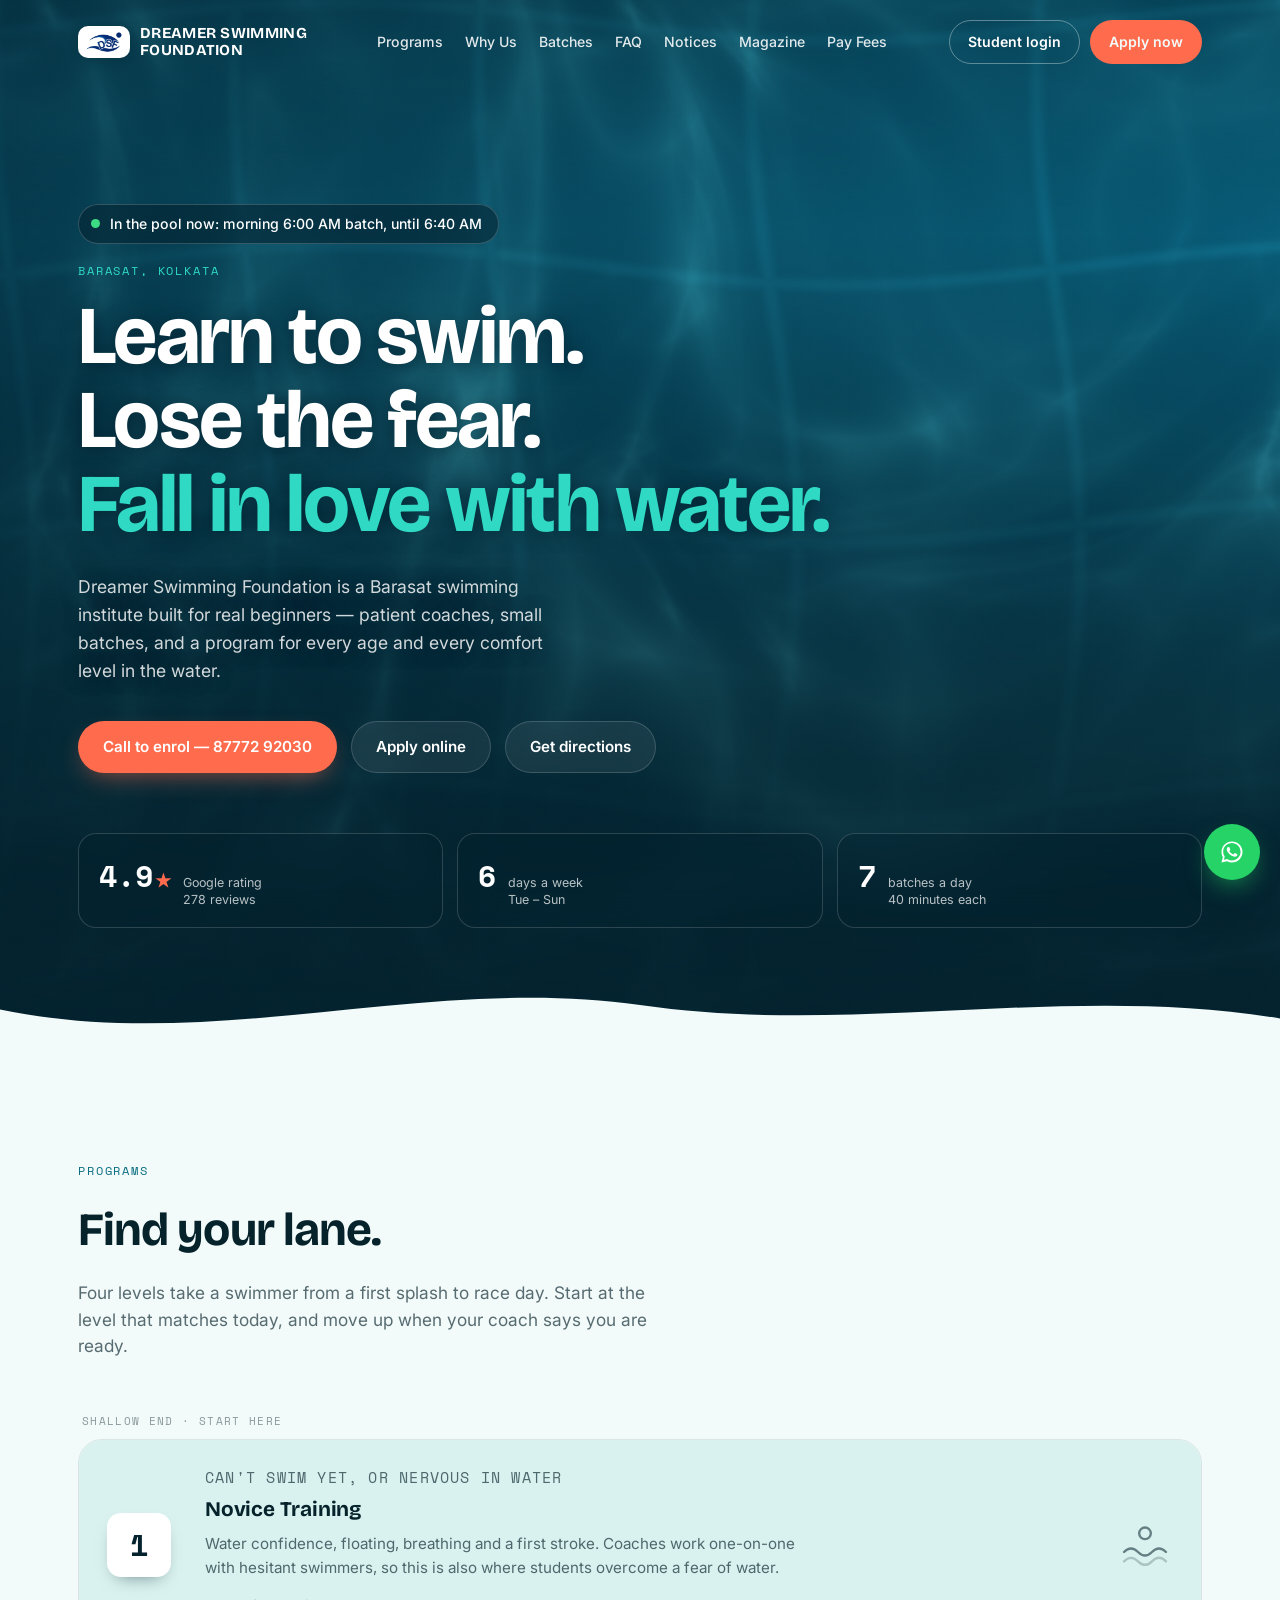
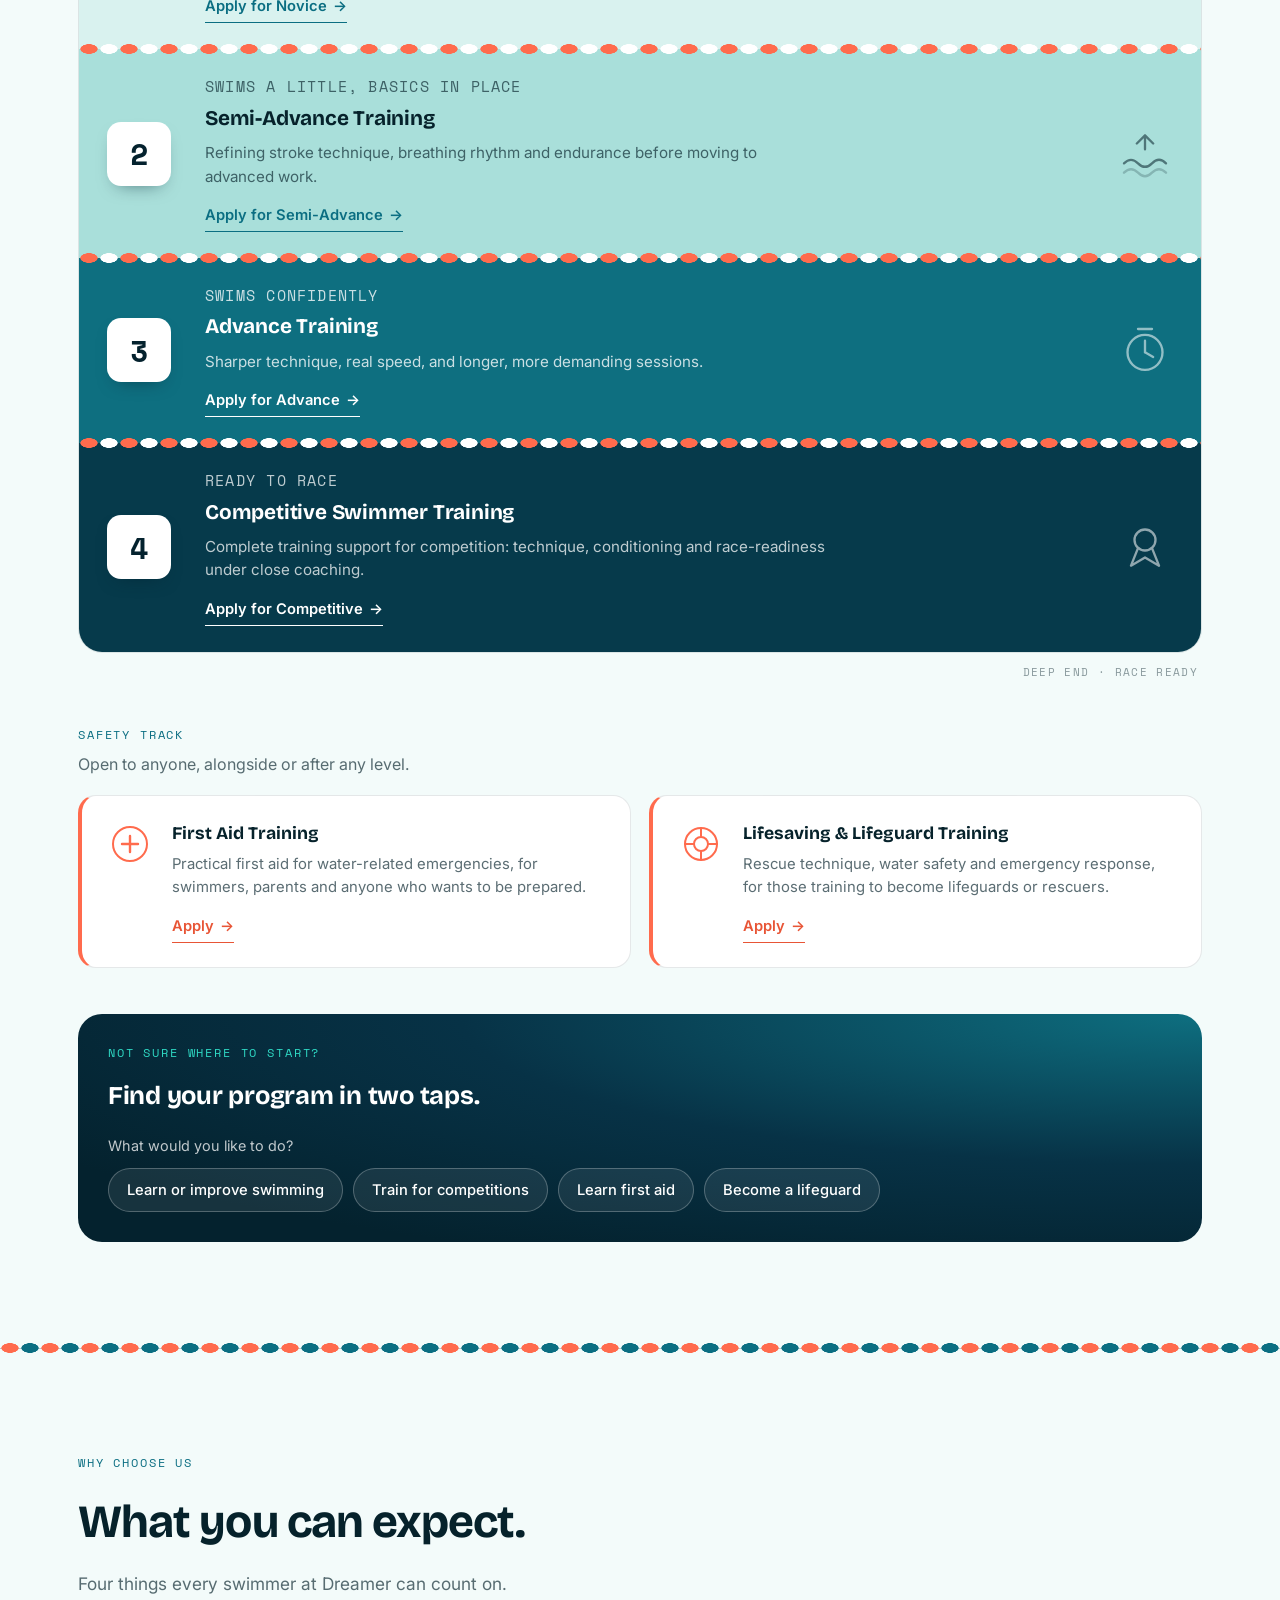
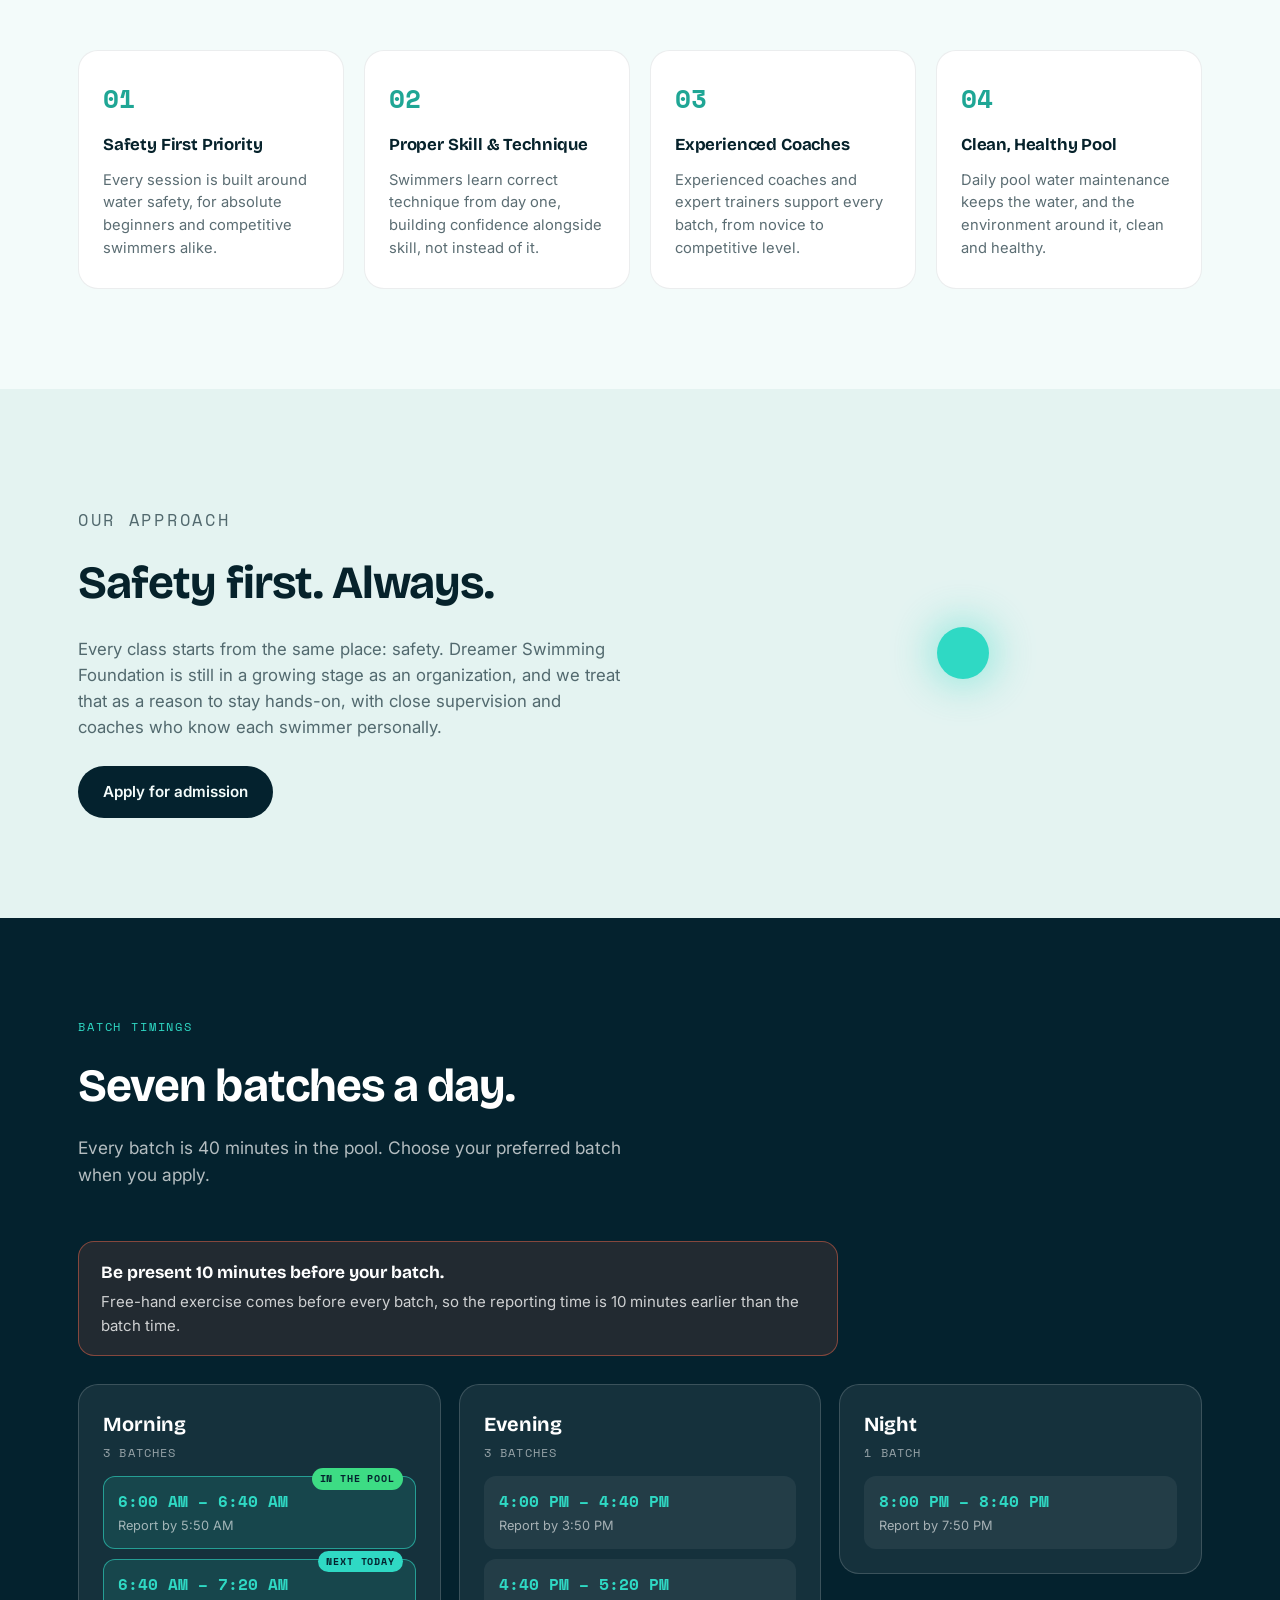
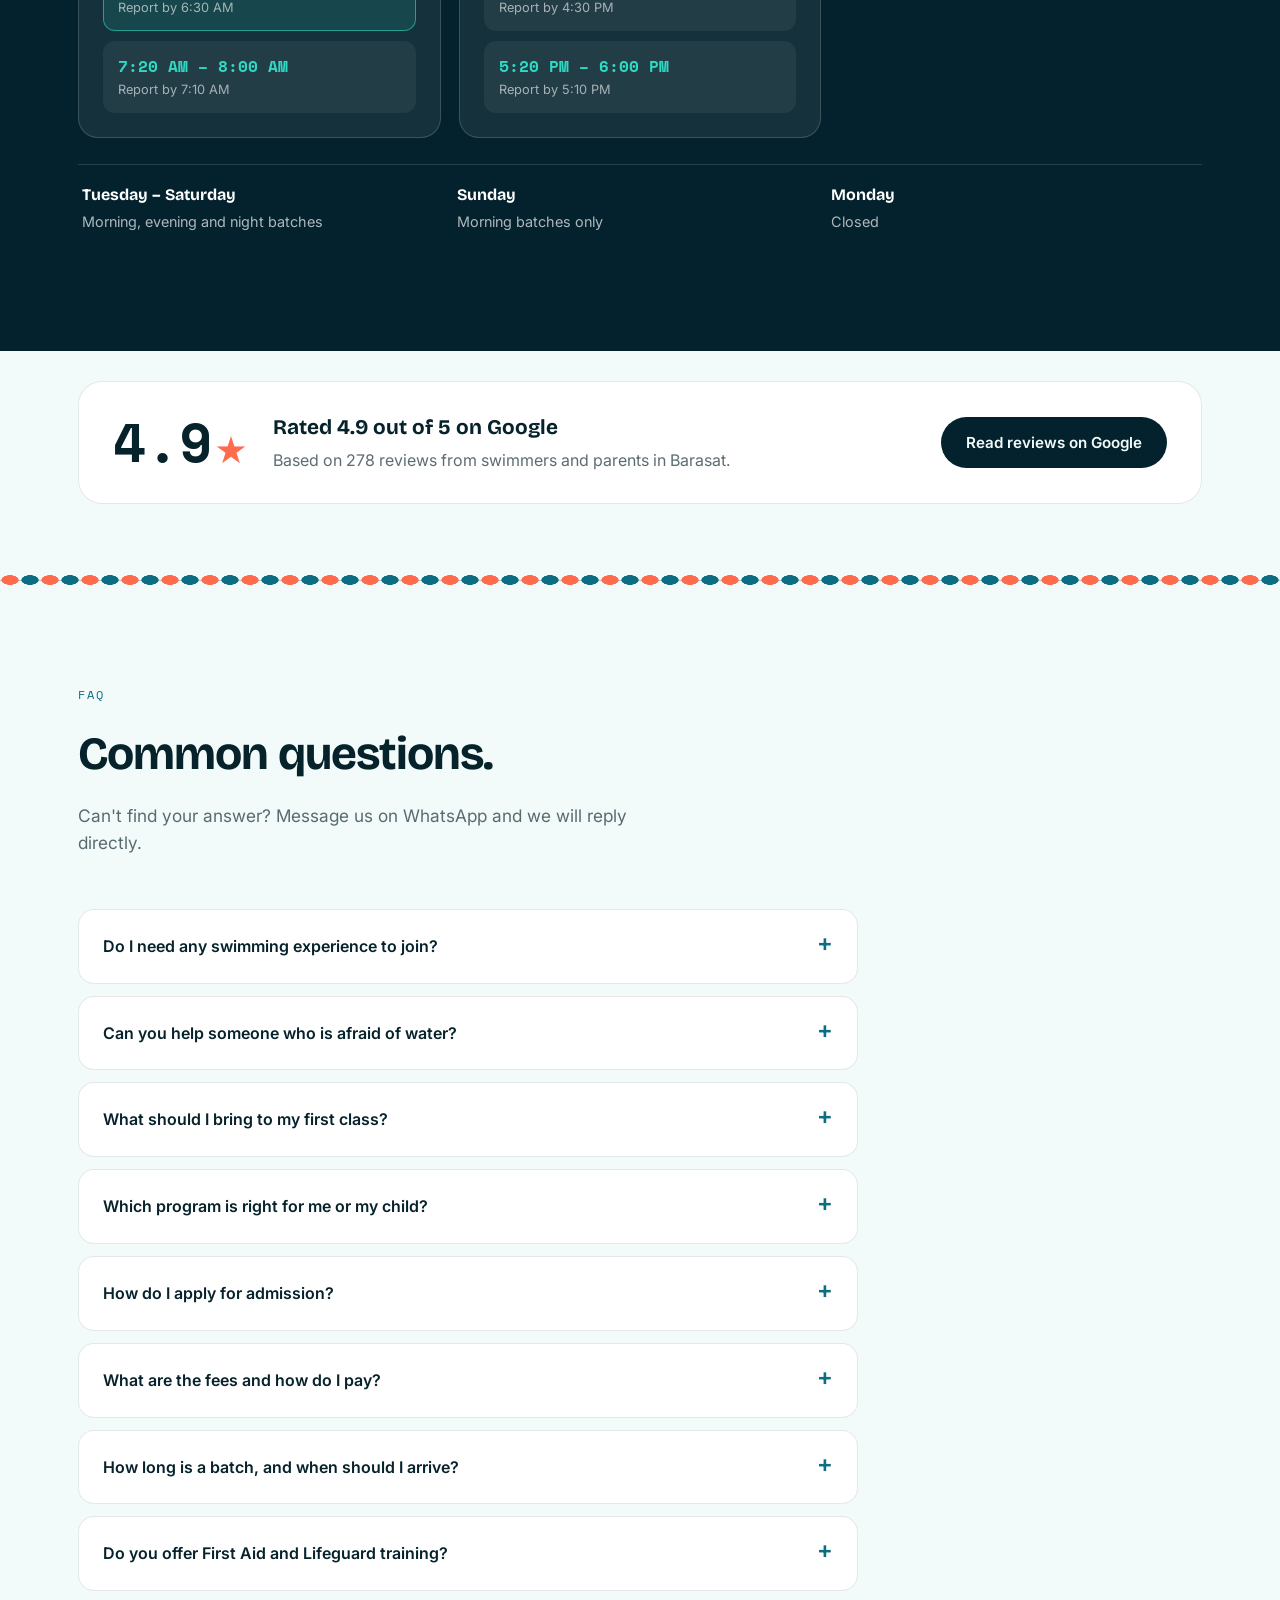
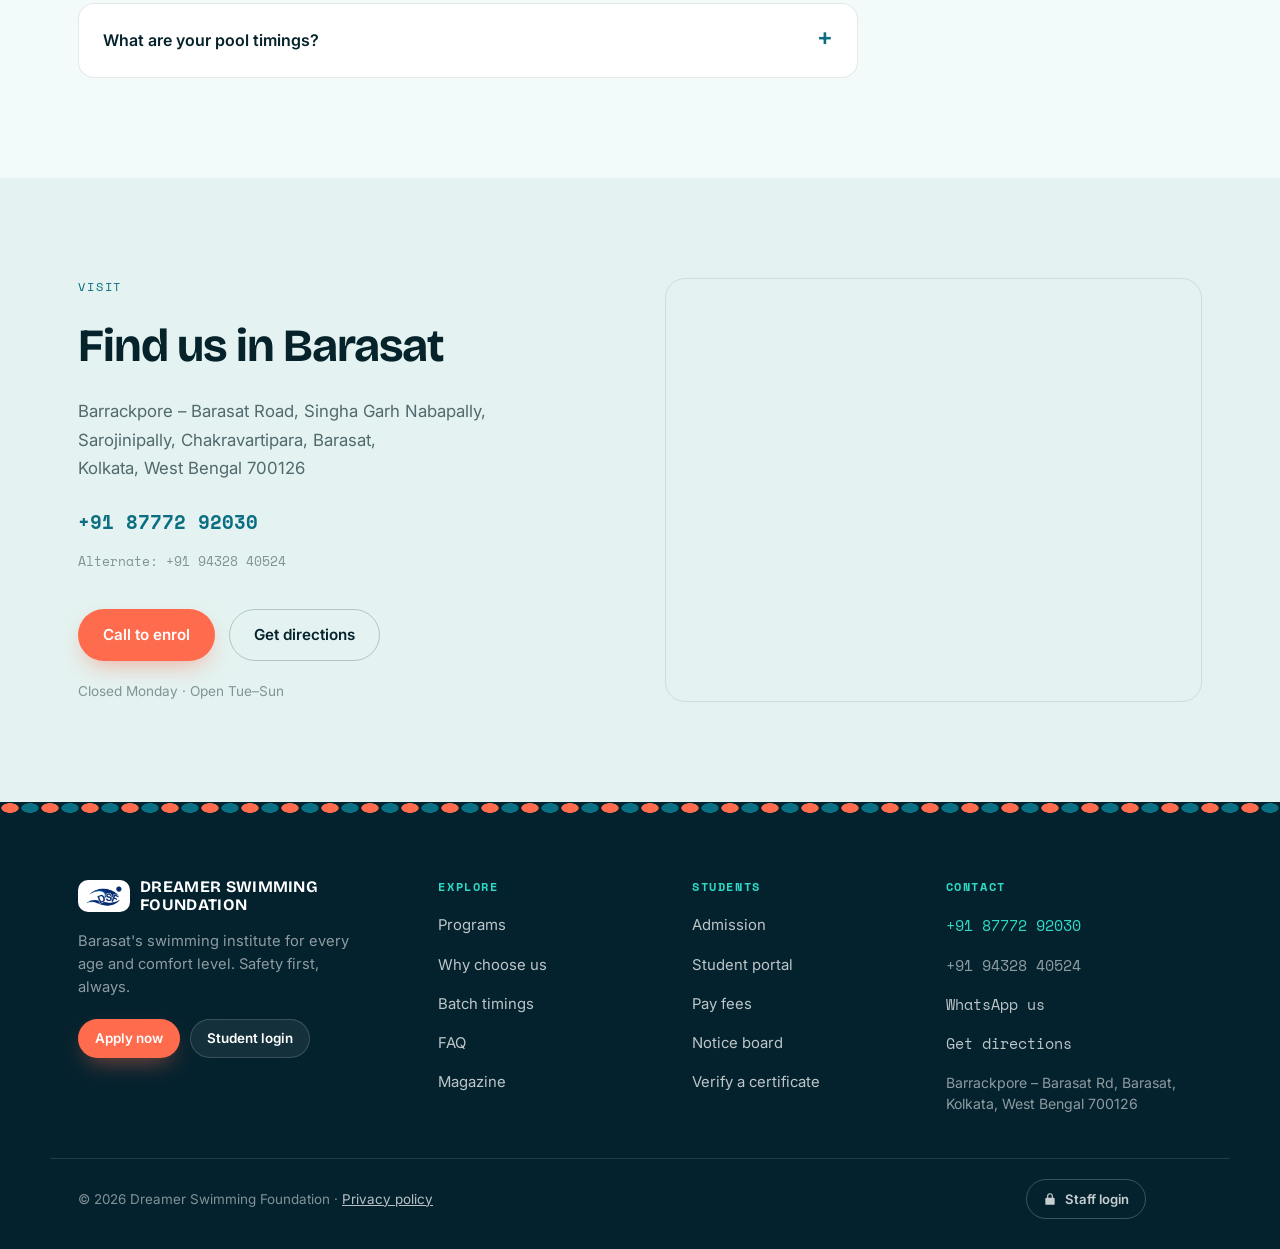
<file: index.html>
<!doctype html>
<html lang="en">
<head>
<meta charset="UTF-8">
<meta name="viewport" content="width=device-width, initial-scale=1.0">
<title>Dreamer Swimming Foundation — Swimming Institute in Barasat, Kolkata</title>
<meta name="description" content="Dreamer Swimming Foundation, Barasat: novice to competitive swimming, first aid and lifeguard training. 4.9★ on Google.">
<meta property="og:title" content="Dreamer Swimming Foundation — Swimming Institute in Barasat, Kolkata">
<meta property="og:description" content="Dreamer Swimming Foundation, Barasat: novice to competitive swimming, first aid and lifeguard training. 4.9★ on Google.">
<meta property="og:type" content="website">
<meta property="og:image" content="https://raja2025-tech.github.io/Dreamer-Swimming-Foundation/assets/og.png">
<meta property="og:image:width" content="1200">
<meta property="og:image:height" content="630">
<meta name="twitter:card" content="summary_large_image">
<link rel="canonical" href="https://raja2025-tech.github.io/Dreamer-Swimming-Foundation/">
<script type="application/ld+json">
{"@context":"https://schema.org","@type":"SportsActivityLocation","name":"Dreamer Swimming Foundation",
"description":"Swimming institute in Barasat offering novice to competitive swimming, first aid and lifeguard training.",
"url":"https://raja2025-tech.github.io/Dreamer-Swimming-Foundation/","telephone":"+91-87772-92030",
"image":"https://raja2025-tech.github.io/Dreamer-Swimming-Foundation/assets/og.png",
"address":{"@type":"PostalAddress","streetAddress":"Barrackpore - Barasat Rd, Singha Garh Nabapally, Sarojinipally, Chakravartipara","addressLocality":"Barasat, Kolkata","addressRegion":"West Bengal","postalCode":"700126","addressCountry":"IN"},
"geo":{"@type":"GeoCoordinates","latitude":22.7258249,"longitude":88.476228},
"hasMap":"https://maps.app.goo.gl/cyS78gadZh512XYx7",
"openingHoursSpecification":[
{"@type":"OpeningHoursSpecification","dayOfWeek":["Tuesday","Wednesday","Thursday","Friday","Saturday"],"opens":"06:00","closes":"08:00"},
{"@type":"OpeningHoursSpecification","dayOfWeek":["Tuesday","Wednesday","Thursday","Friday","Saturday"],"opens":"16:00","closes":"18:00"},
{"@type":"OpeningHoursSpecification","dayOfWeek":["Tuesday","Wednesday","Thursday","Friday","Saturday"],"opens":"20:00","closes":"20:40"},
{"@type":"OpeningHoursSpecification","dayOfWeek":"Sunday","opens":"06:00","closes":"08:00"}]}
</script>
<meta name="theme-color" content="#04222E">
<link rel="icon" type="image/png" href="assets/dsf-logo.png">
<link rel="preconnect" href="https://fonts.googleapis.com">
<link rel="preconnect" href="https://fonts.gstatic.com" crossorigin>
<link href="https://fonts.googleapis.com/css2?family=Bricolage+Grotesque:opsz,wght@12..96,400;12..96,500;12..96,600;12..96,700;12..96,800&family=Inter:wght@400;500;600;700&family=Space+Mono:wght@400;700&display=swap" rel="stylesheet">
<link rel="stylesheet" href="style.css">
<script>document.documentElement.className="js"</script>
</head>
<body>

<a class="skip-link" href="#main">Skip to content</a>

<header class="nav" id="nav">
  <div class="nav-inner">
    <a class="brand" href="#top" aria-label="Dreamer Swimming Foundation, home">
      <span class="brand-badge"><img class="brand-mark" src="assets/dsf-logo.png" alt="" width="240" height="145"></span>
      <span class="brand-text"><span class="brand-name">Dreamer Swimming Foundation</span></span>
    </a>
    <nav class="nav-links" aria-label="Primary">
      <a href="#programs">Programs</a>
      <a href="#why-us">Why Us</a>
      <a href="#schedule">Batches</a>
      <a href="#faq">FAQ</a>
      <a href="notices.html">Notices</a>
      <a href="magazine.html">Magazine</a>
      <a href="fees.html">Pay Fees</a>
    </nav>
    <div class="nav-cta">
      <a class="btn btn-ghost" href="student.html">Student login</a>
      <a class="btn btn-solid" href="admission.html">Apply now</a>
    </div>
    <button class="nav-toggle" id="navToggle" aria-expanded="false" aria-controls="mobileMenu" aria-label="Open menu"><span></span><span></span><span></span></button>
  </div>
  <div class="mobile-menu" id="mobileMenu">
    <a href="#programs">Programs</a>
      <a href="#why-us">Why Us</a>
      <a href="#schedule">Batches</a>
      <a href="#faq">FAQ</a>
      <a href="notices.html">Notices</a>
      <a href="magazine.html">Magazine</a>
      <a href="fees.html">Pay Fees</a>
    <a class="btn btn-solid" href="admission.html">Apply now</a>
    <a class="btn btn-outline" href="student.html">Student login</a>
  </div>
</header>

<main id="main">
<!-- ===== HERO ===== -->
  <section class="hero" id="top">
    <div class="hero-bg" aria-hidden="true">
      <canvas class="water" id="water"></canvas>
      <svg class="caustics" preserveAspectRatio="xMidYMid slice" aria-hidden="true">
        <filter id="causticsFilter" x="-25%" y="-25%" width="150%" height="150%">
          <feTurbulence type="turbulence" baseFrequency="0.018 0.032" numOctaves="2" seed="11" result="noiseA">
            <animate attributeName="baseFrequency" dur="24s" values="0.018 0.032;0.026 0.044;0.014 0.026;0.018 0.032" repeatCount="indefinite"/>
          </feTurbulence>
          <feColorMatrix in="noiseA" type="matrix"
            values="0 0 0 0 0.60
                    0 0 0 0 0.92
                    0 0 0 0 0.98
                    0 0 0 0.95 0" result="tintA"/>
          <feComponentTransfer in="tintA" result="veinA">
            <feFuncA type="gamma" amplitude="1.5" exponent="8.5" offset="0"/>
          </feComponentTransfer>

          <feTurbulence type="turbulence" baseFrequency="0.03 0.017" numOctaves="2" seed="53" result="noiseB">
            <animate attributeName="baseFrequency" dur="19s" values="0.03 0.017;0.042 0.025;0.02 0.011;0.03 0.017" repeatCount="indefinite"/>
          </feTurbulence>
          <feColorMatrix in="noiseB" type="matrix"
            values="0 0 0 0 0.33
                    0 0 0 0 0.76
                    0 0 0 0 0.88
                    0 0 0 0.85 0" result="tintB"/>
          <feComponentTransfer in="tintB" result="veinB">
            <feFuncA type="gamma" amplitude="1.4" exponent="8" offset="0"/>
          </feComponentTransfer>

          <feBlend in="veinA" in2="veinB" mode="screen" result="webbed"/>
          <feGaussianBlur in="webbed" stdDeviation="0.5" result="softWebbed"/>
          <feComposite in="softWebbed" in2="SourceGraphic" operator="over"/>
        </filter>
        <rect width="100%" height="100%" filter="url(#causticsFilter)"/>
      </svg>
      <div class="hero-vignette"></div>
      <div class="bubbles" aria-hidden="true">
        <span></span><span></span><span></span><span></span><span></span><span></span>
      </div>
    </div>

    <div class="hero-content">
      <p class="pool-status" id="poolStatus" hidden><span class="ps-dot" aria-hidden="true"></span><span id="poolStatusText"></span></p>
      <p class="eyebrow eyebrow-light">Barasat, Kolkata</p>
      <h1 class="hero-title">
        Learn to swim.<br>
        Lose the fear.<br>
        <span class="accent-text">Fall in love with water.</span>
      </h1>
      <p class="hero-sub">
        Dreamer Swimming Foundation is a Barasat swimming institute built for real beginners —
        patient coaches, small batches, and a program for every age and every comfort level in the water.
      </p>
      <div class="hero-actions">
        <a class="btn btn-coral" href="tel:+918777292030">Call to enrol — 87772 92030</a>
        <a class="btn btn-glass" href="admission.html">Apply online</a>
        <a class="btn btn-glass" href="https://www.google.com/maps/place/Dreamer+Swimming+Foundation,+Barrackpore+-+Barasat+Rd,+Singha+Garh+Nabapally,+Sarojinipally,+Chkravartipara,+Barasat,+Kolkata,+West+Bengal+700126/@22.7258249,88.476228,15z/data=!4m6!3m5!1s0x39f898a6d2b04e33:0xab84228f4e79c736!8m2!3d22.7258249!4d88.476228!16s%2Fg%2F11g8vmr0lm" target="_blank" rel="noopener">Get directions</a>
      </div>
    </div>

    <div class="stat-strip">
      <div class="stat-card">
        <span class="stat-num">4.9<span class="stat-star">★</span></span>
        <span class="stat-label">Google rating<br>278 reviews</span>
      </div>
      <div class="stat-card">
        <span class="stat-num">6</span>
        <span class="stat-label">days a week<br>Tue – Sun</span>
      </div>
      <div class="stat-card">
        <span class="stat-num">7</span>
        <span class="stat-label">batches a day<br>40 minutes each</span>
      </div>
    </div>

    <svg class="wave-divider" viewBox="0 0 1440 100" preserveAspectRatio="none" aria-hidden="true">
      <path d="M0,40 C240,90 480,0 720,35 C960,70 1200,10 1440,50 L1440,100 L0,100 Z" fill="var(--foam)"/>
    </svg>
  </section>

  
  <!-- ===== PROGRAMS ===== -->
  <section class="section programs" id="programs">
    <div class="container">
      <p class="eyebrow">Programs</p>
      <h2 class="section-title">Find your lane.</h2>
      <p class="section-lead">Four levels take a swimmer from a first splash to race day. Start at the level that matches today, and move up when your coach says you are ready.</p>
      <p class="pathway-end" aria-hidden="true">Shallow end · start here</p>
      <ol class="pathway reveal-group" aria-label="Swimming levels, from beginner to competitive">
        <li class="lane reveal">
          <span class="lane-no" aria-hidden="true">1</span>
          <div class="lane-body">
            <p class="lane-for">Can't swim yet, or nervous in water</p>
            <h3>Novice Training</h3>
            <p>Water confidence, floating, breathing and a first stroke. Coaches work one-on-one with hesitant swimmers, so this is also where students overcome a fear of water.</p>
            <a class="lane-link" href="admission.html?program=Novice%20Training">Apply for Novice <span aria-hidden="true">→</span></a>
          </div>
          <span class="lane-icon" aria-hidden="true"><svg viewBox="0 0 48 48"><circle cx="24" cy="14" r="5" fill="none" stroke="currentColor" stroke-width="2"/><path d="M6 30c4-4 8-4 12 0s8 4 12 0 8-4 12 0" fill="none" stroke="currentColor" stroke-width="2" stroke-linecap="round"/><path d="M6 38c4-4 8-4 12 0s8 4 12 0 8-4 12 0" fill="none" stroke="currentColor" stroke-width="2" stroke-linecap="round" opacity="0.4"/></svg></span>
        </li>
        <li class="lane reveal">
          <span class="lane-no" aria-hidden="true">2</span>
          <div class="lane-body">
            <p class="lane-for">Swims a little, basics in place</p>
            <h3>Semi-Advance Training</h3>
            <p>Refining stroke technique, breathing rhythm and endurance before moving to advanced work.</p>
            <a class="lane-link" href="admission.html?program=Semi-Advance%20Training">Apply for Semi-Advance <span aria-hidden="true">→</span></a>
          </div>
          <span class="lane-icon" aria-hidden="true"><svg viewBox="0 0 48 48"><path d="M6 32c4-4 8-4 12 0s8 4 12 0 8-4 12 0" fill="none" stroke="currentColor" stroke-width="2" stroke-linecap="round"/><path d="M6 40c4-4 8-4 12 0s8 4 12 0 8-4 12 0" fill="none" stroke="currentColor" stroke-width="2" stroke-linecap="round" opacity="0.4"/><path d="M24 20V8M17 15l7-7 7 7" fill="none" stroke="currentColor" stroke-width="2" stroke-linecap="round" stroke-linejoin="round"/></svg></span>
        </li>
        <li class="lane reveal">
          <span class="lane-no" aria-hidden="true">3</span>
          <div class="lane-body">
            <p class="lane-for">Swims confidently</p>
            <h3>Advance Training</h3>
            <p>Sharper technique, real speed, and longer, more demanding sessions.</p>
            <a class="lane-link" href="admission.html?program=Advance%20Training">Apply for Advance <span aria-hidden="true">→</span></a>
          </div>
          <span class="lane-icon" aria-hidden="true"><svg viewBox="0 0 48 48"><circle cx="24" cy="26" r="15" fill="none" stroke="currentColor" stroke-width="2"/><path d="M24 26V16M18 6h12" stroke="currentColor" stroke-width="2" stroke-linecap="round"/><path d="M24 26l7 4" stroke="currentColor" stroke-width="2" stroke-linecap="round"/></svg></span>
        </li>
        <li class="lane reveal">
          <span class="lane-no" aria-hidden="true">4</span>
          <div class="lane-body">
            <p class="lane-for">Ready to race</p>
            <h3>Competitive Swimmer Training</h3>
            <p>Complete training support for competition: technique, conditioning and race-readiness under close coaching.</p>
            <a class="lane-link" href="admission.html?program=Competitive%20Swimmer%20Training">Apply for Competitive <span aria-hidden="true">→</span></a>
          </div>
          <span class="lane-icon" aria-hidden="true"><svg viewBox="0 0 48 48"><circle cx="24" cy="18" r="9" fill="none" stroke="currentColor" stroke-width="2"/><path d="M18 25l-6 15 12-7 12 7-6-15" fill="none" stroke="currentColor" stroke-width="2" stroke-linejoin="round" stroke-linecap="round"/></svg></span>
        </li>
      </ol>
      <p class="pathway-end pathway-end-deep" aria-hidden="true">Deep end · race ready</p>
      <div class="safety-track">
        <p class="eyebrow">Safety track</p>
        <p class="safety-lead">Open to anyone, alongside or after any level.</p>
        <div class="safety-grid reveal-group">
        <article class="safety-card reveal">
          <span class="prog-icon" aria-hidden="true"><svg viewBox="0 0 48 48"><circle cx="24" cy="24" r="17" fill="none" stroke="currentColor" stroke-width="2"/><path d="M24 16v16M16 24h16" stroke="currentColor" stroke-width="2.4" stroke-linecap="round"/></svg></span>
          <div><h3>First Aid Training</h3><p>Practical first aid for water-related emergencies, for swimmers, parents and anyone who wants to be prepared.</p><a class="lane-link" href="admission.html?program=First%20Aid%20Training">Apply <span aria-hidden="true">→</span></a></div>
        </article>
        <article class="safety-card reveal">
          <span class="prog-icon" aria-hidden="true"><svg viewBox="0 0 48 48"><circle cx="24" cy="24" r="16" fill="none" stroke="currentColor" stroke-width="2"/><circle cx="24" cy="24" r="7" fill="none" stroke="currentColor" stroke-width="2"/><path d="M24 8v9M24 31v9M8 24h9M31 24h9" stroke="currentColor" stroke-width="2" stroke-linecap="round"/></svg></span>
          <div><h3>Lifesaving &amp; Lifeguard Training</h3><p>Rescue technique, water safety and emergency response, for those training to become lifeguards or rescuers.</p><a class="lane-link" href="admission.html?program=Lifesaving%20%26%20Lifeguard%20Training">Apply <span aria-hidden="true">→</span></a></div>
        </article>
        </div>
      </div>
      <div class="finder reveal" id="finder">
        <div class="finder-head">
          <p class="eyebrow">Not sure where to start?</p>
          <h3>Find your program in two taps.</h3>
        </div>
        <div class="finder-q" data-step="goal">
          <p class="finder-label">What would you like to do?</p>
          <div class="finder-opts">
            <button type="button" class="chip" data-goal="swim">Learn or improve swimming</button>
            <button type="button" class="chip" data-goal="compete">Train for competitions</button>
            <button type="button" class="chip" data-goal="aid">Learn first aid</button>
            <button type="button" class="chip" data-goal="life">Become a lifeguard</button>
          </div>
        </div>
        <div class="finder-q" data-step="level" hidden>
          <p class="finder-label">How comfortable is the swimmer in water today?</p>
          <div class="finder-opts">
            <button type="button" class="chip" data-level="0">Can't swim yet</button>
            <button type="button" class="chip" data-level="1">Can swim a little</button>
            <button type="button" class="chip" data-level="2">Swims confidently</button>
          </div>
        </div>
        <div class="finder-result" id="finderResult" hidden aria-live="polite">
          <p class="finder-label">Our suggestion</p>
          <h4 id="finderName"></h4>
          <p id="finderWhy"></p>
          <div class="cta-row"><a class="btn btn-coral" id="finderApply" href="admission.html">Apply for this program</a><button type="button" class="btn btn-outline" id="finderReset">Start again</button></div>
        </div>
      </div>
    </div>
  </section>
  <div class="lane-rope" aria-hidden="true"></div>

  <!-- ===== WHY CHOOSE US ===== -->
  <section class="section why-us" id="why-us">
    <div class="container">
      <p class="eyebrow">Why Choose Us</p>
      <h2 class="section-title">What you can expect.</h2>
      <p class="section-lead">Four things every swimmer at Dreamer can count on.</p>
      <div class="why-grid reveal-group">
        <article class="why-card reveal">
          <span class="why-num">01</span>
          <h3>Safety First Priority</h3>
          <p>Every session is built around water safety, for absolute beginners and competitive swimmers alike.</p>
        </article>
        <article class="why-card reveal">
          <span class="why-num">02</span>
          <h3>Proper Skill &amp; Technique</h3>
          <p>Swimmers learn correct technique from day one, building confidence alongside skill, not instead of it.</p>
        </article>
        <article class="why-card reveal">
          <span class="why-num">03</span>
          <h3>Experienced Coaches</h3>
          <p>Experienced coaches and expert trainers support every batch, from novice to competitive level.</p>
        </article>
        <article class="why-card reveal">
          <span class="why-num">04</span>
          <h3>Clean, Healthy Pool</h3>
          <p>Daily pool water maintenance keeps the water, and the environment around it, clean and healthy.</p>
        </article>
      </div>
    </div>
  </section>

  <!-- ===== APPROACH ===== -->
  <section class="section approach" id="approach">
    <div class="container approach-grid">
      <div class="approach-text reveal">
        <p class="eyebrow">Our approach</p>
        <h2 class="section-title">Safety first. Always.</h2>
        <p>Every class starts from the same place: safety. Dreamer Swimming Foundation is still in a growing stage as an organization, and we treat that as a reason to stay hands-on, with close supervision and coaches who know each swimmer personally.</p>
        <div class="cta-row"><a class="btn btn-solid" href="admission.html">Apply for admission</a></div>
      </div>
      <div class="approach-visual reveal" aria-hidden="true">
        <div class="ripple-wrap"><span class="ripple r1"></span><span class="ripple r2"></span><span class="ripple r3"></span><span class="ripple-core"></span></div>
      </div>
    </div>
  </section>

  <!-- ===== SCHEDULE ===== -->
  <section class="section schedule" id="schedule">
    <div class="container">
      <p class="eyebrow eyebrow-light">Batch timings</p>
      <h2 class="section-title light">Seven batches a day.</h2>
      <p class="section-lead light">Every batch is 40 minutes in the pool. Choose your preferred batch when you apply.</p>
      <div class="arrive-note reveal">
        <strong>Be present 10 minutes before your batch.</strong>
        <span>Free-hand exercise comes before every batch, so the reporting time is 10 minutes earlier than the batch time.</span>
      </div>
      <div class="batch-grid reveal-group">
        <div class="batch-card reveal">
          <h3>Morning</h3>
          <p class="batch-count">3 batches</p>
          <ul><li><div class="b-row" data-start="6:00 AM" data-sess="Morning"><span class="b-time">6:00 AM – 6:40 AM</span><span class="b-rep">Report by 5:50 AM</span></div></li><li><div class="b-row" data-start="6:40 AM" data-sess="Morning"><span class="b-time">6:40 AM – 7:20 AM</span><span class="b-rep">Report by 6:30 AM</span></div></li><li><div class="b-row" data-start="7:20 AM" data-sess="Morning"><span class="b-time">7:20 AM – 8:00 AM</span><span class="b-rep">Report by 7:10 AM</span></div></li></ul>
        </div>
        <div class="batch-card reveal">
          <h3>Evening</h3>
          <p class="batch-count">3 batches</p>
          <ul><li><div class="b-row" data-start="4:00 PM" data-sess="Evening"><span class="b-time">4:00 PM – 4:40 PM</span><span class="b-rep">Report by 3:50 PM</span></div></li><li><div class="b-row" data-start="4:40 PM" data-sess="Evening"><span class="b-time">4:40 PM – 5:20 PM</span><span class="b-rep">Report by 4:30 PM</span></div></li><li><div class="b-row" data-start="5:20 PM" data-sess="Evening"><span class="b-time">5:20 PM – 6:00 PM</span><span class="b-rep">Report by 5:10 PM</span></div></li></ul>
        </div>
        <div class="batch-card reveal">
          <h3>Night</h3>
          <p class="batch-count">1 batch</p>
          <ul><li><div class="b-row" data-start="8:00 PM" data-sess="Night"><span class="b-time">8:00 PM – 8:40 PM</span><span class="b-rep">Report by 7:50 PM</span></div></li></ul>
        </div>
      </div>
      <ul class="day-row reveal">
        <li><b>Tuesday – Saturday</b><span>Morning, evening and night batches</span></li>
        <li><b>Sunday</b><span>Morning batches only</span></li>
        <li><b>Monday</b><span>Closed</span></li>
      </ul>
    </div>
  </section>

  <section class="section reviews" id="reviews">
    <div class="container">
      <div class="rating-banner reveal">
        <div class="rating-big">4.9<span>★</span></div>
        <div>
          <p class="rating-title">Rated 4.9 out of 5 on Google</p>
          <p class="rating-sub">Based on 278 reviews from swimmers and parents in Barasat.</p>
        </div>
        <a class="btn btn-solid" href="https://www.google.com/maps/place/Dreamer+Swimming+Foundation,+Barrackpore+-+Barasat+Rd,+Singha+Garh+Nabapally,+Sarojinipally,+Chkravartipara,+Barasat,+Kolkata,+West+Bengal+700126/@22.7258249,88.476228,15z/data=!4m6!3m5!1s0x39f898a6d2b04e33:0xab84228f4e79c736!8m2!3d22.7258249!4d88.476228!16s%2Fg%2F11g8vmr0lm" target="_blank" rel="noopener">Read reviews on Google</a>
      </div>
    </div>
  </section>

  <div class="lane-rope" aria-hidden="true"></div>
  <!-- ===== FAQ ===== -->
  <section class="section faq" id="faq">
    <div class="container">
      <p class="eyebrow">FAQ</p>
      <h2 class="section-title">Common questions.</h2>
      <p class="section-lead">Can't find your answer? Message us on WhatsApp and we will reply directly.</p>
      <div class="faq-list reveal-group">
        <details class="faq-item reveal">
          <summary>Do I need any swimming experience to join?</summary>
          <p>No. Novice Training is designed for people starting from zero, including children and adults.</p>
        </details>
        <details class="faq-item reveal">
          <summary>Can you help someone who is afraid of water?</summary>
          <p>Yes. Novice Training includes one-on-one attention for hesitant swimmers, at a pace they are comfortable with.</p>
        </details>
        <details class="faq-item reveal">
          <summary>What should I bring to my first class?</summary>
          <p>Swimwear, a towel and, if you have them, a swim cap and goggles. Ask us on WhatsApp if you are unsure what your batch needs.</p>
        </details>
        <details class="faq-item reveal">
          <summary>Which program is right for me or my child?</summary>
          <p>Use <a href="#finder">Find your program</a> above for a quick suggestion, or message us on WhatsApp with the swimmer's age and comfort in water.</p>
        </details>
        <details class="faq-item reveal">
          <summary>How do I apply for admission?</summary>
          <p>Use the <a href="admission.html">online admission form</a>. It prepares a WhatsApp message to our team with your details, and staff confirm your batch.</p>
        </details>
        <details class="faq-item reveal">
          <summary>What are the fees and how do I pay?</summary>
          <p>Fees depend on the program, and our team confirms the amount when you apply. Pay by UPI on the <a href="fees.html">Pay Fees</a> page.</p>
        </details>
        <details class="faq-item reveal">
          <summary>How long is a batch, and when should I arrive?</summary>
          <p>Each batch is 40 minutes. Be present 10 minutes before your batch time for free-hand exercise.</p>
        </details>
        <details class="faq-item reveal">
          <summary>Do you offer First Aid and Lifeguard training?</summary>
          <p>Yes. See First Aid Training and Lifesaving &amp; Lifeguard Training under Programs.</p>
        </details>
        <details class="faq-item reveal">
          <summary>What are your pool timings?</summary>
          <p>Morning batches start at 6:00, 6:40 and 7:20 AM, evening batches at 4:00, 4:40 and 5:20 PM, and the night batch at 8:00 PM. We are closed on Mondays.</p>
        </details>
      </div>
    </div>
  </section>

<!-- ===== VISIT ===== -->
  <section class="section visit" id="visit">
    <div class="container visit-grid">
      <div class="visit-info reveal">
        <p class="eyebrow">Visit</p>
        <h2 class="section-title">Find us in Barasat</h2>
        <p class="visit-address">
          Barrackpore – Barasat Road, Singha Garh Nabapally,<br>
          Sarojinipally, Chakravartipara, Barasat,<br>
          Kolkata, West Bengal 700126
        </p>
        <a class="visit-phone" href="tel:+918777292030">+91 87772 92030</a>
        <a class="visit-phone-alt" href="tel:+919432840524">Alternate: +91 94328 40524</a>
        <div class="visit-actions">
          <a class="btn btn-coral" href="tel:+918777292030">Call to enrol</a>
          <a class="btn btn-outline" href="https://www.google.com/maps/place/Dreamer+Swimming+Foundation,+Barrackpore+-+Barasat+Rd,+Singha+Garh+Nabapally,+Sarojinipally,+Chkravartipara,+Barasat,+Kolkata,+West+Bengal+700126/@22.7258249,88.476228,15z/data=!4m6!3m5!1s0x39f898a6d2b04e33:0xab84228f4e79c736!8m2!3d22.7258249!4d88.476228!16s%2Fg%2F11g8vmr0lm" target="_blank" rel="noopener">Get directions</a>
        </div>
        <p class="visit-note">Closed Monday · Open Tue–Sun</p>
      </div>
      <div class="visit-map reveal">
        <iframe
          title="Dreamer Swimming Foundation map"
          src="https://www.google.com/maps?q=Dreamer%20Swimming%20Foundation%2C%20Barrackpore%20-%20Barasat%20Rd%2C%20Barasat%2C%20Kolkata%2C%20West%20Bengal%20700126&output=embed"
          loading="lazy"
          referrerpolicy="no-referrer-when-downgrade">
        </iframe>
      </div>
    </div>
  </section>


</main>

<div class="lane-rope footer-rope" aria-hidden="true"></div>
<footer class="footer">
  <div class="container footer-top">
    <div class="footer-brand">
      <a class="brand brand-footer" href="#top">
        <span class="brand-badge"><img class="brand-mark" src="assets/dsf-logo.png" alt="" width="240" height="145"></span>
        <span class="brand-text"><span class="brand-name">Dreamer Swimming Foundation</span></span>
      </a>
      <p class="footer-tag">Barasat's swimming institute for every age and comfort level. Safety first, always.</p>
      <div class="footer-cta">
        <a class="btn btn-coral btn-sm" href="admission.html">Apply now</a>
        <a class="btn btn-glass btn-sm" href="student.html">Student login</a>
      </div>
    </div>
    <nav class="footer-col" aria-label="Explore">
      <h2>Explore</h2>
      <a href="#programs">Programs</a>
      <a href="#why-us">Why choose us</a>
      <a href="#schedule">Batch timings</a>
      <a href="#faq">FAQ</a>
      <a href="magazine.html">Magazine</a>
    </nav>
    <nav class="footer-col" aria-label="Students">
      <h2>Students</h2>
      <a href="admission.html">Admission</a>
      <a href="student.html">Student portal</a>
      <a href="fees.html">Pay fees</a>
      <a href="notices.html">Notice board</a>
      <a href="verify.html">Verify a certificate</a>
    </nav>
    <div class="footer-col footer-contact">
      <h2>Contact</h2>
      <a href="tel:+918777292030">+91 87772 92030</a>
      <a class="footer-phone-alt" href="tel:+919432840524">+91 94328 40524</a>
      <a href="https://wa.me/918777292030?text=Hi%20Dreamer%20Swimming%20Foundation%2C%20I%27d%20like%20to%20know%20more%20about%20your%20programs." target="_blank" rel="noopener">WhatsApp us</a>
      <a href="https://www.google.com/maps/place/Dreamer+Swimming+Foundation,+Barrackpore+-+Barasat+Rd,+Singha+Garh+Nabapally,+Sarojinipally,+Chkravartipara,+Barasat,+Kolkata,+West+Bengal+700126/@22.7258249,88.476228,15z/data=!4m6!3m5!1s0x39f898a6d2b04e33:0xab84228f4e79c736!8m2!3d22.7258249!4d88.476228!16s%2Fg%2F11g8vmr0lm" target="_blank" rel="noopener">Get directions</a>
      <p>Barrackpore – Barasat Rd, Barasat,<br>Kolkata, West Bengal 700126</p>
    </div>
  </div>
  <div class="container footer-bottom">
    <p>© <span id="year"></span> Dreamer Swimming Foundation · <a href="privacy.html">Privacy policy</a></p>
    <a class="staff-login" href="admin.html"><svg viewBox="0 0 24 24" aria-hidden="true"><path fill="currentColor" d="M12 2a5 5 0 0 0-5 5v3H6a2 2 0 0 0-2 2v8a2 2 0 0 0 2 2h12a2 2 0 0 0 2-2v-8a2 2 0 0 0-2-2h-1V7a5 5 0 0 0-5-5Zm-3 8V7a3 3 0 0 1 6 0v3H9Z"/></svg>Staff login</a>
  </div>
</footer>

<nav class="action-bar" aria-label="Quick actions">
  <a href="tel:+918777292030"><svg viewBox="0 0 24 24" aria-hidden="true"><path fill="currentColor" d="M6.6 10.8a15.1 15.1 0 0 0 6.6 6.6l2.2-2.2a1 1 0 0 1 1-.25 11.4 11.4 0 0 0 3.6.57 1 1 0 0 1 1 1V20a1 1 0 0 1-1 1A17 17 0 0 1 3 4a1 1 0 0 1 1-1h3.5a1 1 0 0 1 1 1c0 1.25.2 2.45.57 3.57a1 1 0 0 1-.25 1z"/></svg>Call</a>
  <a href="https://wa.me/918777292030?text=Hi%20Dreamer%20Swimming%20Foundation%2C%20I%27d%20like%20to%20know%20more%20about%20your%20programs." target="_blank" rel="noopener"><svg viewBox="0 0 32 32" aria-hidden="true"><path fill="currentColor" d="M16.02 4C9.4 4 4 9.37 4 15.98c0 2.11.56 4.09 1.53 5.8L4 28l6.4-1.48a11.94 11.94 0 0 0 5.62 1.4h.01c6.62 0 12.01-5.37 12.01-11.98C28.04 9.36 22.65 4 16.02 4Zm0 21.6h-.01a9.9 9.9 0 0 1-5.06-1.39l-.36-.21-3.79.87.88-3.68-.24-.38a9.85 9.85 0 0 1-1.52-5.23c0-5.46 4.46-9.9 9.94-9.9 2.66 0 5.15 1.03 7.03 2.9a9.85 9.85 0 0 1 2.9 7.02c0 5.46-4.46 9.99-9.87 9.99Zm5.44-7.42c-.3-.15-1.76-.87-2.03-.97-.27-.1-.47-.15-.67.15-.2.3-.77.97-.94 1.17-.17.2-.35.22-.65.07-.3-.15-1.25-.46-2.38-1.47a8.9 8.9 0 0 1-1.65-2.04c-.17-.3-.02-.46.13-.6.13-.13.3-.35.45-.52.15-.17.2-.3.3-.5.1-.2.05-.37-.02-.52-.07-.15-.67-1.6-.91-2.2-.24-.57-.49-.5-.67-.51h-.57c-.2 0-.52.07-.79.37-.27.3-1.04 1.02-1.04 2.47s1.07 2.87 1.22 3.07c.15.2 2.1 3.2 5.08 4.49.71.31 1.26.49 1.7.62.71.23 1.36.2 1.87.12.57-.08 1.76-.72 2-1.42.25-.7.25-1.29.17-1.42-.07-.13-.27-.2-.57-.35Z"/></svg>WhatsApp</a>
  <a class="ab-main" href="admission.html">Apply now</a>
</nav>
<a class="whatsapp-float" href="https://wa.me/918777292030?text=Hi%20Dreamer%20Swimming%20Foundation%2C%20I%27d%20like%20to%20know%20more%20about%20your%20programs." target="_blank" rel="noopener" aria-label="Chat with us on WhatsApp"><svg viewBox="0 0 32 32" aria-hidden="true"><path fill="currentColor" d="M16.02 4C9.4 4 4 9.37 4 15.98c0 2.11.56 4.09 1.53 5.8L4 28l6.4-1.48a11.94 11.94 0 0 0 5.62 1.4h.01c6.62 0 12.01-5.37 12.01-11.98C28.04 9.36 22.65 4 16.02 4Zm0 21.6h-.01a9.9 9.9 0 0 1-5.06-1.39l-.36-.21-3.79.87.88-3.68-.24-.38a9.85 9.85 0 0 1-1.52-5.23c0-5.46 4.46-9.9 9.94-9.9 2.66 0 5.15 1.03 7.03 2.9a9.85 9.85 0 0 1 2.9 7.02c0 5.46-4.46 9.99-9.87 9.99Zm5.44-7.42c-.3-.15-1.76-.87-2.03-.97-.27-.1-.47-.15-.67.15-.2.3-.77.97-.94 1.17-.17.2-.35.22-.65.07-.3-.15-1.25-.46-2.38-1.47a8.9 8.9 0 0 1-1.65-2.04c-.17-.3-.02-.46.13-.6.13-.13.3-.35.45-.52.15-.17.2-.3.3-.5.1-.2.05-.37-.02-.52-.07-.15-.67-1.6-.91-2.2-.24-.57-.49-.5-.67-.51h-.57c-.2 0-.52.07-.79.37-.27.3-1.04 1.02-1.04 2.47s1.07 2.87 1.22 3.07c.15.2 2.1 3.2 5.08 4.49.71.31 1.26.49 1.7.62.71.23 1.36.2 1.87.12.57-.08 1.76-.72 2-1.42.25-.7.25-1.29.17-1.42-.07-.13-.27-.2-.57-.35Z"/></svg></a>

<script src="config.js"></script>
<script src="script.js"></script>
</body>
</html>
</file>
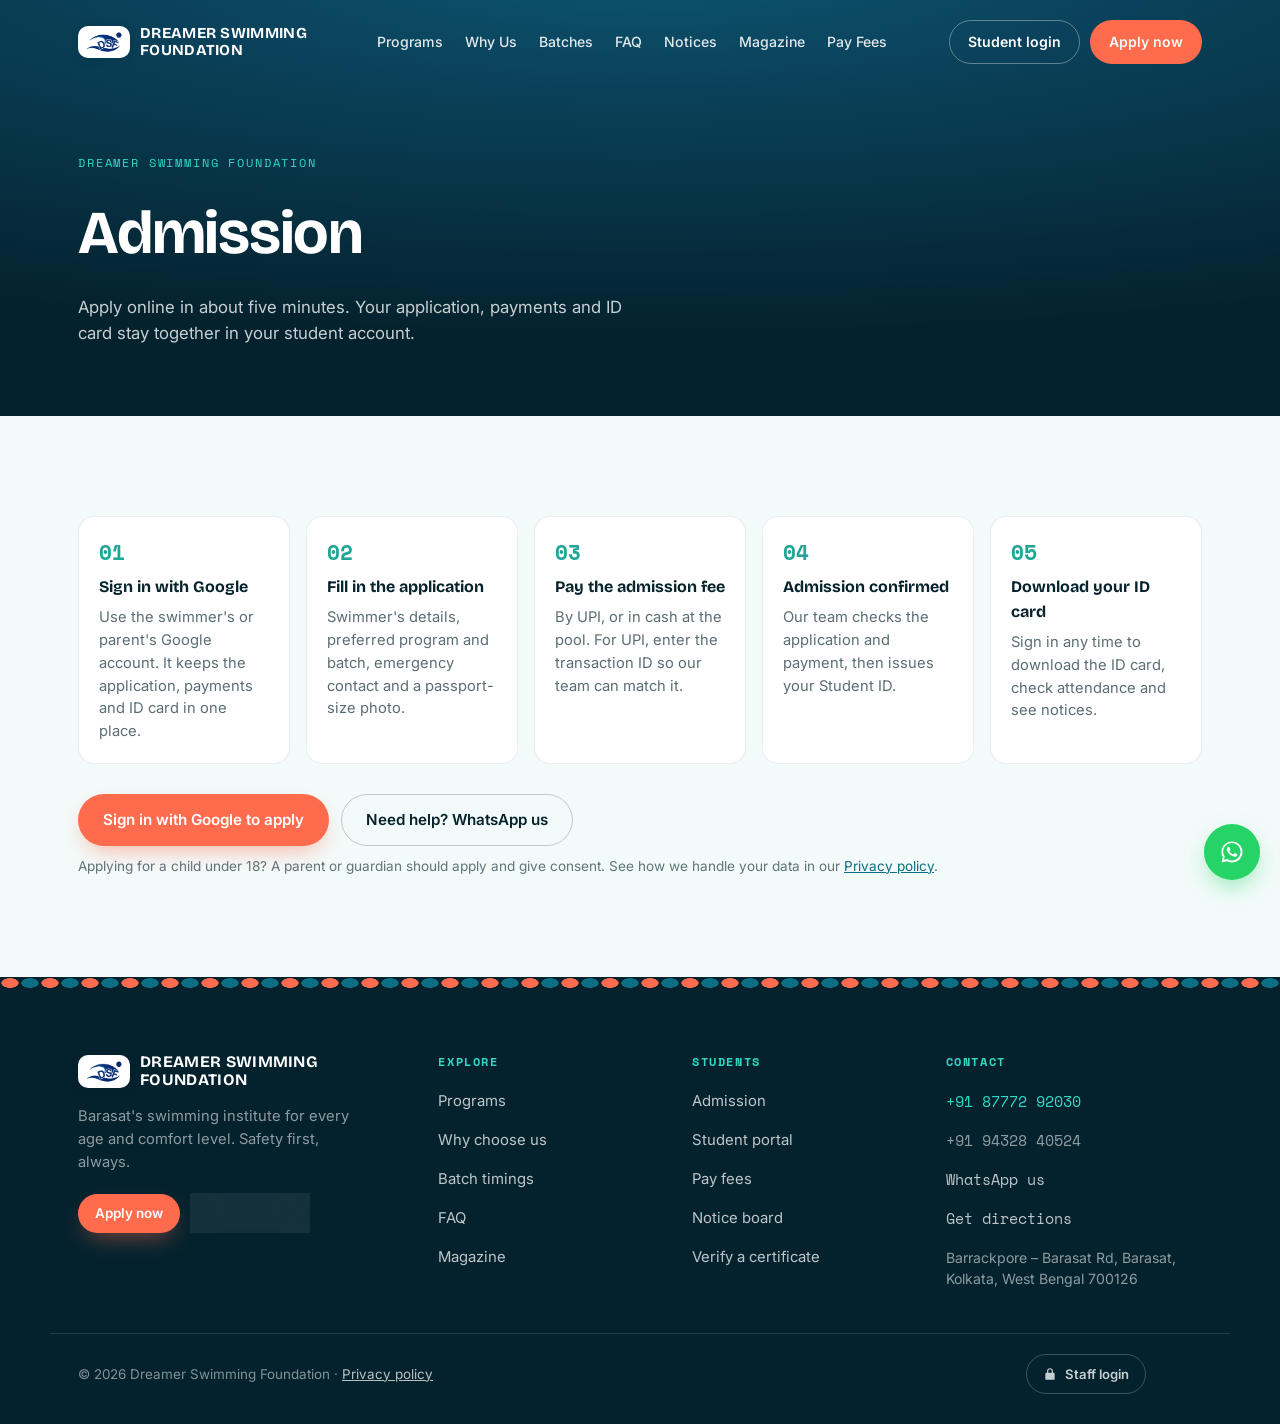
<file: admission.html>
<!doctype html>
<html lang="en">
<head>
<meta charset="UTF-8">
<meta name="viewport" content="width=device-width, initial-scale=1.0">
<title>Admission — Dreamer Swimming Foundation</title>
<meta name="description" content="Apply online for swimming, first aid or lifeguard training at Dreamer Swimming Foundation, Barasat.">
<meta property="og:title" content="Admission — Dreamer Swimming Foundation">
<meta property="og:description" content="Apply online for swimming, first aid or lifeguard training at Dreamer Swimming Foundation, Barasat.">
<meta property="og:type" content="website">
<meta property="og:image" content="https://raja2025-tech.github.io/Dreamer-Swimming-Foundation/assets/og.png">
<meta property="og:image:width" content="1200">
<meta property="og:image:height" content="630">
<meta name="twitter:card" content="summary_large_image">
<link rel="canonical" href="https://raja2025-tech.github.io/Dreamer-Swimming-Foundation/admission.html">
<meta name="theme-color" content="#04222E">
<link rel="icon" type="image/png" href="assets/dsf-logo.png">
<link rel="preconnect" href="https://fonts.googleapis.com">
<link rel="preconnect" href="https://fonts.gstatic.com" crossorigin>
<link href="https://fonts.googleapis.com/css2?family=Bricolage+Grotesque:opsz,wght@12..96,400;12..96,500;12..96,600;12..96,700;12..96,800&family=Inter:wght@400;500;600;700&family=Space+Mono:wght@400;700&display=swap" rel="stylesheet">
<link rel="stylesheet" href="style.css">
<script>document.documentElement.className="js"</script>
</head>
<body>

<a class="skip-link" href="#main">Skip to content</a>

<header class="nav" id="nav">
  <div class="nav-inner">
    <a class="brand" href="index.html" aria-label="Dreamer Swimming Foundation, home">
      <span class="brand-badge"><img class="brand-mark" src="assets/dsf-logo.png" alt="" width="240" height="145"></span>
      <span class="brand-text"><span class="brand-name">Dreamer Swimming Foundation</span></span>
    </a>
    <nav class="nav-links" aria-label="Primary">
      <a href="index.html#programs">Programs</a>
      <a href="index.html#why-us">Why Us</a>
      <a href="index.html#schedule">Batches</a>
      <a href="index.html#faq">FAQ</a>
      <a href="notices.html">Notices</a>
      <a href="magazine.html">Magazine</a>
      <a href="fees.html">Pay Fees</a>
    </nav>
    <div class="nav-cta">
      <a class="btn btn-ghost" href="student.html">Student login</a>
      <a class="btn btn-solid" href="admission.html">Apply now</a>
    </div>
    <button class="nav-toggle" id="navToggle" aria-expanded="false" aria-controls="mobileMenu" aria-label="Open menu"><span></span><span></span><span></span></button>
  </div>
  <div class="mobile-menu" id="mobileMenu">
    <a href="index.html#programs">Programs</a>
      <a href="index.html#why-us">Why Us</a>
      <a href="index.html#schedule">Batches</a>
      <a href="index.html#faq">FAQ</a>
      <a href="notices.html">Notices</a>
      <a href="magazine.html">Magazine</a>
      <a href="fees.html">Pay Fees</a>
    <a class="btn btn-solid" href="admission.html">Apply now</a>
    <a class="btn btn-outline" href="student.html">Student login</a>
  </div>
</header>

<main id="main">
  <section class="page-header">
    <div class="container">
      <p class="eyebrow eyebrow-light">Dreamer Swimming Foundation</p>
      <h1 class="page-title">Admission</h1>
      <p class="page-sub">Apply online in about five minutes. Your application, payments and ID card stay together in your student account.</p>
    </div>
  </section>

  <section class="section">
    <div class="container">
      <ol class="steps steps-5"><li class="step"><b>01</b><h3>Sign in with Google</h3><p>Use the swimmer's or parent's Google account. It keeps the application, payments and ID card in one place.</p></li><li class="step"><b>02</b><h3>Fill in the application</h3><p>Swimmer's details, preferred program and batch, emergency contact and a passport-size photo.</p></li><li class="step"><b>03</b><h3>Pay the admission fee</h3><p>By UPI, or in cash at the pool. For UPI, enter the transaction ID so our team can match it.</p></li><li class="step"><b>04</b><h3>Admission confirmed</h3><p>Our team checks the application and payment, then issues your Student ID.</p></li><li class="step"><b>05</b><h3>Download your ID card</h3><p>Sign in any time to download the ID card, check attendance and see notices.</p></li></ol>
      <div class="cta-row">
        <a class="btn btn-coral" id="applyCta" href="student.html">Sign in with Google to apply</a>
        <a class="btn btn-outline" href="https://wa.me/918777292030?text=Hi%20Dreamer%20Swimming%20Foundation%2C%20I%27d%20like%20to%20know%20more%20about%20your%20programs." target="_blank" rel="noopener">Need help? WhatsApp us</a>
      </div>
      <p class="form-note">Applying for a child under 18? A parent or guardian should apply and give consent. See how we handle your data in our <a href="privacy.html">Privacy policy</a>.</p>
    </div>
  </section>

</main>

<div class="lane-rope footer-rope" aria-hidden="true"></div>
<footer class="footer">
  <div class="container footer-top">
    <div class="footer-brand">
      <a class="brand brand-footer" href="index.html">
        <span class="brand-badge"><img class="brand-mark" src="assets/dsf-logo.png" alt="" width="240" height="145"></span>
        <span class="brand-text"><span class="brand-name">Dreamer Swimming Foundation</span></span>
      </a>
      <p class="footer-tag">Barasat's swimming institute for every age and comfort level. Safety first, always.</p>
      <div class="footer-cta">
        <a class="btn btn-coral btn-sm" href="admission.html">Apply now</a>
        <a class="btn btn-glass btn-sm" href="student.html">Student login</a>
      </div>
    </div>
    <nav class="footer-col" aria-label="Explore">
      <h2>Explore</h2>
      <a href="index.html#programs">Programs</a>
      <a href="index.html#why-us">Why choose us</a>
      <a href="index.html#schedule">Batch timings</a>
      <a href="index.html#faq">FAQ</a>
      <a href="magazine.html">Magazine</a>
    </nav>
    <nav class="footer-col" aria-label="Students">
      <h2>Students</h2>
      <a href="admission.html">Admission</a>
      <a href="student.html">Student portal</a>
      <a href="fees.html">Pay fees</a>
      <a href="notices.html">Notice board</a>
      <a href="verify.html">Verify a certificate</a>
    </nav>
    <div class="footer-col footer-contact">
      <h2>Contact</h2>
      <a href="tel:+918777292030">+91 87772 92030</a>
      <a class="footer-phone-alt" href="tel:+919432840524">+91 94328 40524</a>
      <a href="https://wa.me/918777292030?text=Hi%20Dreamer%20Swimming%20Foundation%2C%20I%27d%20like%20to%20know%20more%20about%20your%20programs." target="_blank" rel="noopener">WhatsApp us</a>
      <a href="https://www.google.com/maps/place/Dreamer+Swimming+Foundation,+Barrackpore+-+Barasat+Rd,+Singha+Garh+Nabapally,+Sarojinipally,+Chkravartipara,+Barasat,+Kolkata,+West+Bengal+700126/@22.7258249,88.476228,15z/data=!4m6!3m5!1s0x39f898a6d2b04e33:0xab84228f4e79c736!8m2!3d22.7258249!4d88.476228!16s%2Fg%2F11g8vmr0lm" target="_blank" rel="noopener">Get directions</a>
      <p>Barrackpore – Barasat Rd, Barasat,<br>Kolkata, West Bengal 700126</p>
    </div>
  </div>
  <div class="container footer-bottom">
    <p>© <span id="year"></span> Dreamer Swimming Foundation · <a href="privacy.html">Privacy policy</a></p>
    <a class="staff-login" href="admin.html"><svg viewBox="0 0 24 24" aria-hidden="true"><path fill="currentColor" d="M12 2a5 5 0 0 0-5 5v3H6a2 2 0 0 0-2 2v8a2 2 0 0 0 2 2h12a2 2 0 0 0 2-2v-8a2 2 0 0 0-2-2h-1V7a5 5 0 0 0-5-5Zm-3 8V7a3 3 0 0 1 6 0v3H9Z"/></svg>Staff login</a>
  </div>
</footer>

<nav class="action-bar" aria-label="Quick actions">
  <a href="tel:+918777292030"><svg viewBox="0 0 24 24" aria-hidden="true"><path fill="currentColor" d="M6.6 10.8a15.1 15.1 0 0 0 6.6 6.6l2.2-2.2a1 1 0 0 1 1-.25 11.4 11.4 0 0 0 3.6.57 1 1 0 0 1 1 1V20a1 1 0 0 1-1 1A17 17 0 0 1 3 4a1 1 0 0 1 1-1h3.5a1 1 0 0 1 1 1c0 1.25.2 2.45.57 3.57a1 1 0 0 1-.25 1z"/></svg>Call</a>
  <a href="https://wa.me/918777292030?text=Hi%20Dreamer%20Swimming%20Foundation%2C%20I%27d%20like%20to%20know%20more%20about%20your%20programs." target="_blank" rel="noopener"><svg viewBox="0 0 32 32" aria-hidden="true"><path fill="currentColor" d="M16.02 4C9.4 4 4 9.37 4 15.98c0 2.11.56 4.09 1.53 5.8L4 28l6.4-1.48a11.94 11.94 0 0 0 5.62 1.4h.01c6.62 0 12.01-5.37 12.01-11.98C28.04 9.36 22.65 4 16.02 4Zm0 21.6h-.01a9.9 9.9 0 0 1-5.06-1.39l-.36-.21-3.79.87.88-3.68-.24-.38a9.85 9.85 0 0 1-1.52-5.23c0-5.46 4.46-9.9 9.94-9.9 2.66 0 5.15 1.03 7.03 2.9a9.85 9.85 0 0 1 2.9 7.02c0 5.46-4.46 9.99-9.87 9.99Zm5.44-7.42c-.3-.15-1.76-.87-2.03-.97-.27-.1-.47-.15-.67.15-.2.3-.77.97-.94 1.17-.17.2-.35.22-.65.07-.3-.15-1.25-.46-2.38-1.47a8.9 8.9 0 0 1-1.65-2.04c-.17-.3-.02-.46.13-.6.13-.13.3-.35.45-.52.15-.17.2-.3.3-.5.1-.2.05-.37-.02-.52-.07-.15-.67-1.6-.91-2.2-.24-.57-.49-.5-.67-.51h-.57c-.2 0-.52.07-.79.37-.27.3-1.04 1.02-1.04 2.47s1.07 2.87 1.22 3.07c.15.2 2.1 3.2 5.08 4.49.71.31 1.26.49 1.7.62.71.23 1.36.2 1.87.12.57-.08 1.76-.72 2-1.42.25-.7.25-1.29.17-1.42-.07-.13-.27-.2-.57-.35Z"/></svg>WhatsApp</a>
  <a class="ab-main" href="admission.html">Apply now</a>
</nav>
<a class="whatsapp-float" href="https://wa.me/918777292030?text=Hi%20Dreamer%20Swimming%20Foundation%2C%20I%27d%20like%20to%20know%20more%20about%20your%20programs." target="_blank" rel="noopener" aria-label="Chat with us on WhatsApp"><svg viewBox="0 0 32 32" aria-hidden="true"><path fill="currentColor" d="M16.02 4C9.4 4 4 9.37 4 15.98c0 2.11.56 4.09 1.53 5.8L4 28l6.4-1.48a11.94 11.94 0 0 0 5.62 1.4h.01c6.62 0 12.01-5.37 12.01-11.98C28.04 9.36 22.65 4 16.02 4Zm0 21.6h-.01a9.9 9.9 0 0 1-5.06-1.39l-.36-.21-3.79.87.88-3.68-.24-.38a9.85 9.85 0 0 1-1.52-5.23c0-5.46 4.46-9.9 9.94-9.9 2.66 0 5.15 1.03 7.03 2.9a9.85 9.85 0 0 1 2.9 7.02c0 5.46-4.46 9.99-9.87 9.99Zm5.44-7.42c-.3-.15-1.76-.87-2.03-.97-.27-.1-.47-.15-.67.15-.2.3-.77.97-.94 1.17-.17.2-.35.22-.65.07-.3-.15-1.25-.46-2.38-1.47a8.9 8.9 0 0 1-1.65-2.04c-.17-.3-.02-.46.13-.6.13-.13.3-.35.45-.52.15-.17.2-.3.3-.5.1-.2.05-.37-.02-.52-.07-.15-.67-1.6-.91-2.2-.24-.57-.49-.5-.67-.51h-.57c-.2 0-.52.07-.79.37-.27.3-1.04 1.02-1.04 2.47s1.07 2.87 1.22 3.07c.15.2 2.1 3.2 5.08 4.49.71.31 1.26.49 1.7.62.71.23 1.36.2 1.87.12.57-.08 1.76-.72 2-1.42.25-.7.25-1.29.17-1.42-.07-.13-.27-.2-.57-.35Z"/></svg></a>

<script src="config.js"></script>
<script src="script.js"></script>
</body>
</html>
</file>
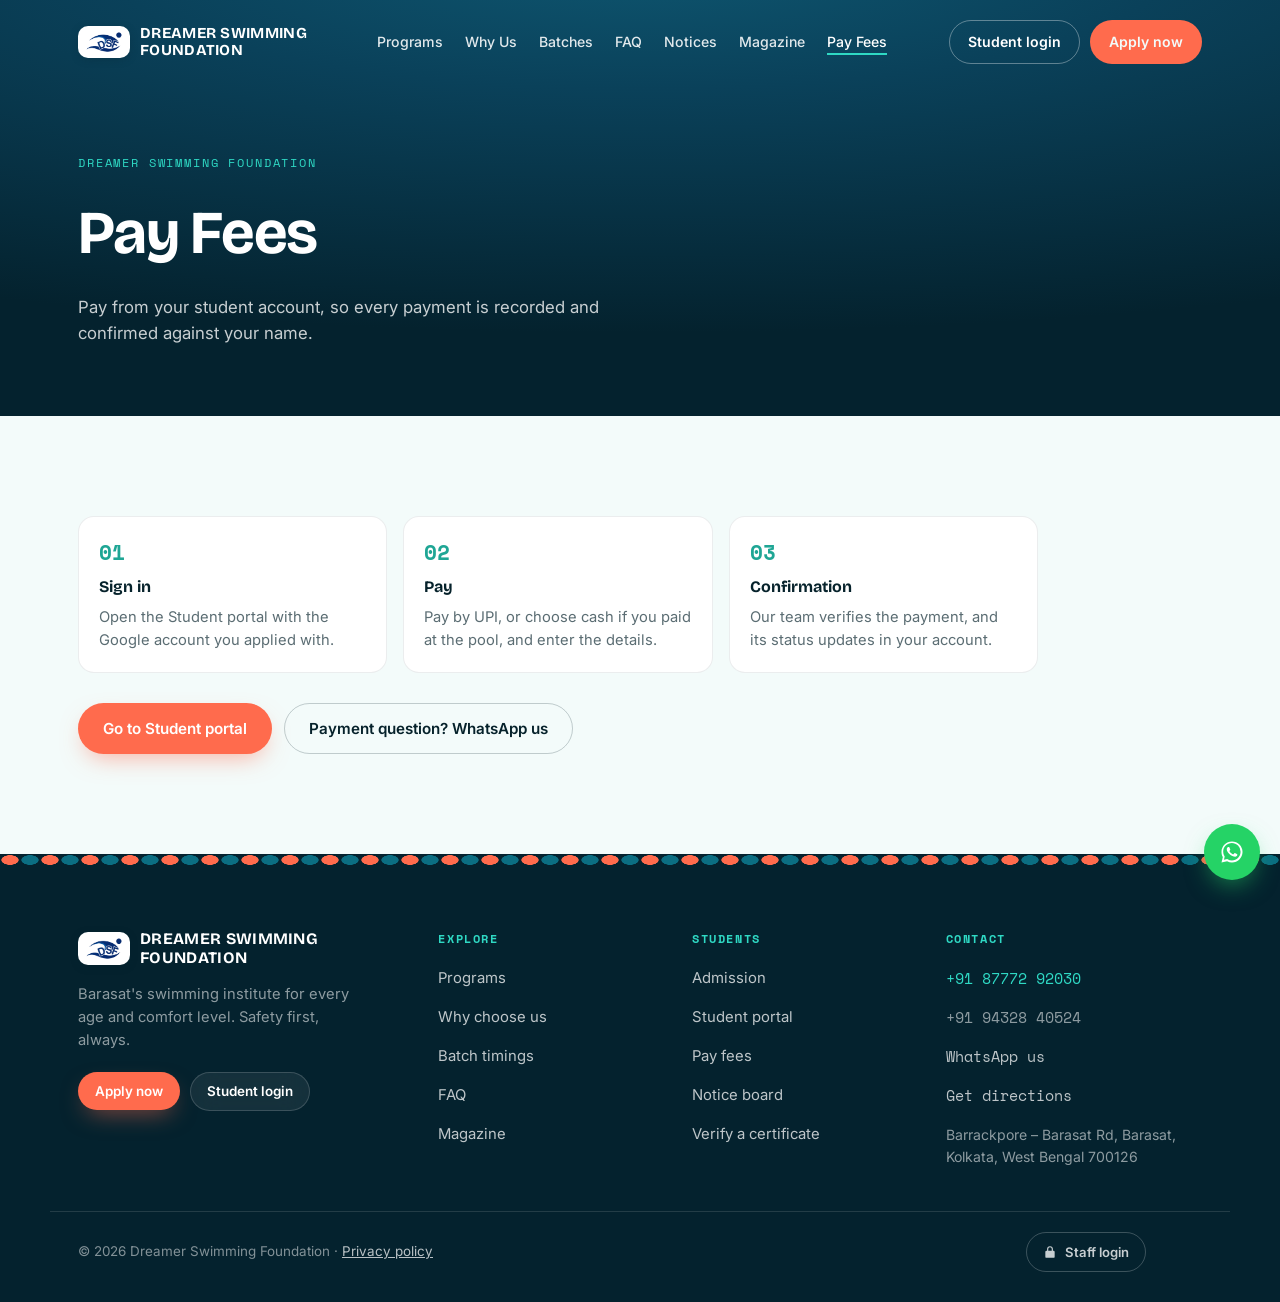
<file: fees.html>
<!doctype html>
<html lang="en">
<head>
<meta charset="UTF-8">
<meta name="viewport" content="width=device-width, initial-scale=1.0">
<title>Pay Fees — Dreamer Swimming Foundation</title>
<meta name="description" content="Pay swimming fees at Dreamer Swimming Foundation, Barasat, from your student account.">
<meta property="og:title" content="Pay Fees — Dreamer Swimming Foundation">
<meta property="og:description" content="Pay swimming fees at Dreamer Swimming Foundation, Barasat, from your student account.">
<meta property="og:type" content="website">
<meta property="og:image" content="https://raja2025-tech.github.io/Dreamer-Swimming-Foundation/assets/og.png">
<meta property="og:image:width" content="1200">
<meta property="og:image:height" content="630">
<meta name="twitter:card" content="summary_large_image">
<link rel="canonical" href="https://raja2025-tech.github.io/Dreamer-Swimming-Foundation/fees.html">
<meta name="theme-color" content="#04222E">
<link rel="icon" type="image/png" href="assets/dsf-logo.png">
<link rel="preconnect" href="https://fonts.googleapis.com">
<link rel="preconnect" href="https://fonts.gstatic.com" crossorigin>
<link href="https://fonts.googleapis.com/css2?family=Bricolage+Grotesque:opsz,wght@12..96,400;12..96,500;12..96,600;12..96,700;12..96,800&family=Inter:wght@400;500;600;700&family=Space+Mono:wght@400;700&display=swap" rel="stylesheet">
<link rel="stylesheet" href="style.css">
<script>document.documentElement.className="js"</script>
</head>
<body>

<a class="skip-link" href="#main">Skip to content</a>

<header class="nav" id="nav">
  <div class="nav-inner">
    <a class="brand" href="index.html" aria-label="Dreamer Swimming Foundation, home">
      <span class="brand-badge"><img class="brand-mark" src="assets/dsf-logo.png" alt="" width="240" height="145"></span>
      <span class="brand-text"><span class="brand-name">Dreamer Swimming Foundation</span></span>
    </a>
    <nav class="nav-links" aria-label="Primary">
      <a href="index.html#programs">Programs</a>
      <a href="index.html#why-us">Why Us</a>
      <a href="index.html#schedule">Batches</a>
      <a href="index.html#faq">FAQ</a>
      <a href="notices.html">Notices</a>
      <a href="magazine.html">Magazine</a>
      <a href="fees.html" aria-current="page">Pay Fees</a>
    </nav>
    <div class="nav-cta">
      <a class="btn btn-ghost" href="student.html">Student login</a>
      <a class="btn btn-solid" href="admission.html">Apply now</a>
    </div>
    <button class="nav-toggle" id="navToggle" aria-expanded="false" aria-controls="mobileMenu" aria-label="Open menu"><span></span><span></span><span></span></button>
  </div>
  <div class="mobile-menu" id="mobileMenu">
    <a href="index.html#programs">Programs</a>
      <a href="index.html#why-us">Why Us</a>
      <a href="index.html#schedule">Batches</a>
      <a href="index.html#faq">FAQ</a>
      <a href="notices.html">Notices</a>
      <a href="magazine.html">Magazine</a>
      <a href="fees.html" aria-current="page">Pay Fees</a>
    <a class="btn btn-solid" href="admission.html">Apply now</a>
    <a class="btn btn-outline" href="student.html">Student login</a>
  </div>
</header>

<main id="main">
  <section class="page-header">
    <div class="container">
      <p class="eyebrow eyebrow-light">Dreamer Swimming Foundation</p>
      <h1 class="page-title">Pay Fees</h1>
      <p class="page-sub">Pay from your student account, so every payment is recorded and confirmed against your name.</p>
    </div>
  </section>

  <section class="section">
    <div class="container">
      <ol class="steps">
        <li class="step"><b>01</b><h3>Sign in</h3><p>Open the Student portal with the Google account you applied with.</p></li>
        <li class="step"><b>02</b><h3>Pay</h3><p>Pay by UPI, or choose cash if you paid at the pool, and enter the details.</p></li>
        <li class="step"><b>03</b><h3>Confirmation</h3><p>Our team verifies the payment, and its status updates in your account.</p></li>
      </ol>
      <div class="cta-row"><a class="btn btn-coral" href="student.html">Go to Student portal</a><a class="btn btn-outline" href="https://wa.me/918777292030?text=Hi%20Dreamer%20Swimming%20Foundation%2C%20I%27d%20like%20to%20know%20more%20about%20your%20programs." target="_blank" rel="noopener">Payment question? WhatsApp us</a></div>
    </div>
  </section>

</main>

<div class="lane-rope footer-rope" aria-hidden="true"></div>
<footer class="footer">
  <div class="container footer-top">
    <div class="footer-brand">
      <a class="brand brand-footer" href="index.html">
        <span class="brand-badge"><img class="brand-mark" src="assets/dsf-logo.png" alt="" width="240" height="145"></span>
        <span class="brand-text"><span class="brand-name">Dreamer Swimming Foundation</span></span>
      </a>
      <p class="footer-tag">Barasat's swimming institute for every age and comfort level. Safety first, always.</p>
      <div class="footer-cta">
        <a class="btn btn-coral btn-sm" href="admission.html">Apply now</a>
        <a class="btn btn-glass btn-sm" href="student.html">Student login</a>
      </div>
    </div>
    <nav class="footer-col" aria-label="Explore">
      <h2>Explore</h2>
      <a href="index.html#programs">Programs</a>
      <a href="index.html#why-us">Why choose us</a>
      <a href="index.html#schedule">Batch timings</a>
      <a href="index.html#faq">FAQ</a>
      <a href="magazine.html">Magazine</a>
    </nav>
    <nav class="footer-col" aria-label="Students">
      <h2>Students</h2>
      <a href="admission.html">Admission</a>
      <a href="student.html">Student portal</a>
      <a href="fees.html">Pay fees</a>
      <a href="notices.html">Notice board</a>
      <a href="verify.html">Verify a certificate</a>
    </nav>
    <div class="footer-col footer-contact">
      <h2>Contact</h2>
      <a href="tel:+918777292030">+91 87772 92030</a>
      <a class="footer-phone-alt" href="tel:+919432840524">+91 94328 40524</a>
      <a href="https://wa.me/918777292030?text=Hi%20Dreamer%20Swimming%20Foundation%2C%20I%27d%20like%20to%20know%20more%20about%20your%20programs." target="_blank" rel="noopener">WhatsApp us</a>
      <a href="https://www.google.com/maps/place/Dreamer+Swimming+Foundation,+Barrackpore+-+Barasat+Rd,+Singha+Garh+Nabapally,+Sarojinipally,+Chkravartipara,+Barasat,+Kolkata,+West+Bengal+700126/@22.7258249,88.476228,15z/data=!4m6!3m5!1s0x39f898a6d2b04e33:0xab84228f4e79c736!8m2!3d22.7258249!4d88.476228!16s%2Fg%2F11g8vmr0lm" target="_blank" rel="noopener">Get directions</a>
      <p>Barrackpore – Barasat Rd, Barasat,<br>Kolkata, West Bengal 700126</p>
    </div>
  </div>
  <div class="container footer-bottom">
    <p>© <span id="year"></span> Dreamer Swimming Foundation · <a href="privacy.html">Privacy policy</a></p>
    <a class="staff-login" href="admin.html"><svg viewBox="0 0 24 24" aria-hidden="true"><path fill="currentColor" d="M12 2a5 5 0 0 0-5 5v3H6a2 2 0 0 0-2 2v8a2 2 0 0 0 2 2h12a2 2 0 0 0 2-2v-8a2 2 0 0 0-2-2h-1V7a5 5 0 0 0-5-5Zm-3 8V7a3 3 0 0 1 6 0v3H9Z"/></svg>Staff login</a>
  </div>
</footer>

<nav class="action-bar" aria-label="Quick actions">
  <a href="tel:+918777292030"><svg viewBox="0 0 24 24" aria-hidden="true"><path fill="currentColor" d="M6.6 10.8a15.1 15.1 0 0 0 6.6 6.6l2.2-2.2a1 1 0 0 1 1-.25 11.4 11.4 0 0 0 3.6.57 1 1 0 0 1 1 1V20a1 1 0 0 1-1 1A17 17 0 0 1 3 4a1 1 0 0 1 1-1h3.5a1 1 0 0 1 1 1c0 1.25.2 2.45.57 3.57a1 1 0 0 1-.25 1z"/></svg>Call</a>
  <a href="https://wa.me/918777292030?text=Hi%20Dreamer%20Swimming%20Foundation%2C%20I%27d%20like%20to%20know%20more%20about%20your%20programs." target="_blank" rel="noopener"><svg viewBox="0 0 32 32" aria-hidden="true"><path fill="currentColor" d="M16.02 4C9.4 4 4 9.37 4 15.98c0 2.11.56 4.09 1.53 5.8L4 28l6.4-1.48a11.94 11.94 0 0 0 5.62 1.4h.01c6.62 0 12.01-5.37 12.01-11.98C28.04 9.36 22.65 4 16.02 4Zm0 21.6h-.01a9.9 9.9 0 0 1-5.06-1.39l-.36-.21-3.79.87.88-3.68-.24-.38a9.85 9.85 0 0 1-1.52-5.23c0-5.46 4.46-9.9 9.94-9.9 2.66 0 5.15 1.03 7.03 2.9a9.85 9.85 0 0 1 2.9 7.02c0 5.46-4.46 9.99-9.87 9.99Zm5.44-7.42c-.3-.15-1.76-.87-2.03-.97-.27-.1-.47-.15-.67.15-.2.3-.77.97-.94 1.17-.17.2-.35.22-.65.07-.3-.15-1.25-.46-2.38-1.47a8.9 8.9 0 0 1-1.65-2.04c-.17-.3-.02-.46.13-.6.13-.13.3-.35.45-.52.15-.17.2-.3.3-.5.1-.2.05-.37-.02-.52-.07-.15-.67-1.6-.91-2.2-.24-.57-.49-.5-.67-.51h-.57c-.2 0-.52.07-.79.37-.27.3-1.04 1.02-1.04 2.47s1.07 2.87 1.22 3.07c.15.2 2.1 3.2 5.08 4.49.71.31 1.26.49 1.7.62.71.23 1.36.2 1.87.12.57-.08 1.76-.72 2-1.42.25-.7.25-1.29.17-1.42-.07-.13-.27-.2-.57-.35Z"/></svg>WhatsApp</a>
  <a class="ab-main" href="admission.html">Apply now</a>
</nav>
<a class="whatsapp-float" href="https://wa.me/918777292030?text=Hi%20Dreamer%20Swimming%20Foundation%2C%20I%27d%20like%20to%20know%20more%20about%20your%20programs." target="_blank" rel="noopener" aria-label="Chat with us on WhatsApp"><svg viewBox="0 0 32 32" aria-hidden="true"><path fill="currentColor" d="M16.02 4C9.4 4 4 9.37 4 15.98c0 2.11.56 4.09 1.53 5.8L4 28l6.4-1.48a11.94 11.94 0 0 0 5.62 1.4h.01c6.62 0 12.01-5.37 12.01-11.98C28.04 9.36 22.65 4 16.02 4Zm0 21.6h-.01a9.9 9.9 0 0 1-5.06-1.39l-.36-.21-3.79.87.88-3.68-.24-.38a9.85 9.85 0 0 1-1.52-5.23c0-5.46 4.46-9.9 9.94-9.9 2.66 0 5.15 1.03 7.03 2.9a9.85 9.85 0 0 1 2.9 7.02c0 5.46-4.46 9.99-9.87 9.99Zm5.44-7.42c-.3-.15-1.76-.87-2.03-.97-.27-.1-.47-.15-.67.15-.2.3-.77.97-.94 1.17-.17.2-.35.22-.65.07-.3-.15-1.25-.46-2.38-1.47a8.9 8.9 0 0 1-1.65-2.04c-.17-.3-.02-.46.13-.6.13-.13.3-.35.45-.52.15-.17.2-.3.3-.5.1-.2.05-.37-.02-.52-.07-.15-.67-1.6-.91-2.2-.24-.57-.49-.5-.67-.51h-.57c-.2 0-.52.07-.79.37-.27.3-1.04 1.02-1.04 2.47s1.07 2.87 1.22 3.07c.15.2 2.1 3.2 5.08 4.49.71.31 1.26.49 1.7.62.71.23 1.36.2 1.87.12.57-.08 1.76-.72 2-1.42.25-.7.25-1.29.17-1.42-.07-.13-.27-.2-.57-.35Z"/></svg></a>

<script src="config.js"></script>
<script src="script.js"></script>
</body>
</html>
</file>
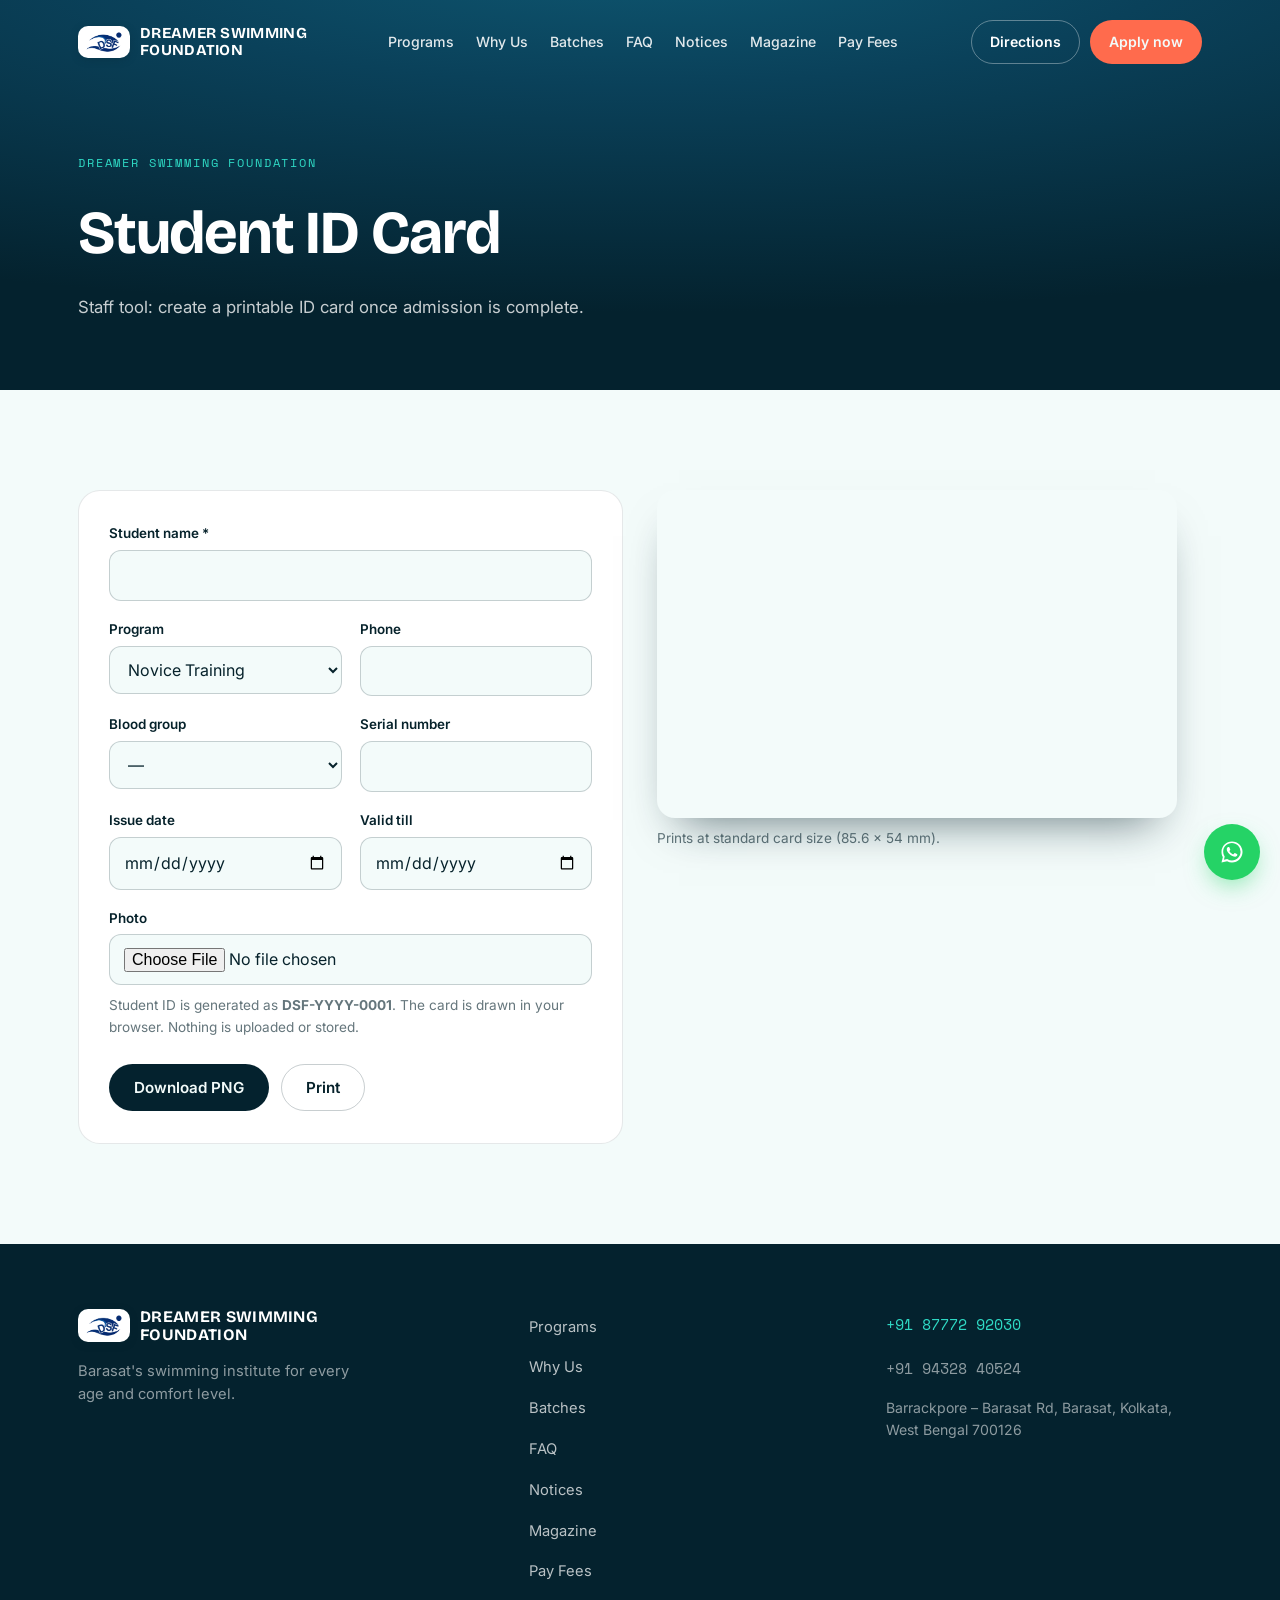
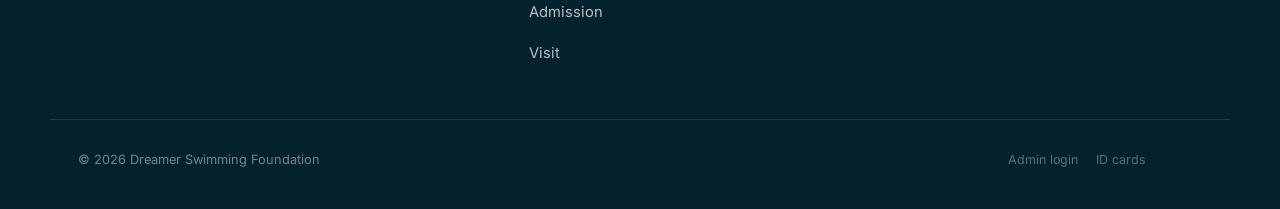
<file: idcard.html>
<!doctype html>
<html lang="en">
<head>
<meta charset="UTF-8">
<meta name="viewport" content="width=device-width, initial-scale=1.0">
<title>Student ID Card — Dreamer Swimming Foundation</title>
<meta name="description" content="Staff tool for generating student ID cards.">
<meta name="robots" content="noindex,nofollow">
<meta property="og:title" content="Student ID Card — Dreamer Swimming Foundation">
<meta property="og:description" content="Staff tool for generating student ID cards.">
<meta property="og:type" content="website">
<meta property="og:image" content="https://raja2025-tech.github.io/Dreamer-Swimming-Foundation/assets/og.png">
<meta property="og:image:width" content="1200">
<meta property="og:image:height" content="630">
<meta name="twitter:card" content="summary_large_image">
<link rel="canonical" href="https://raja2025-tech.github.io/Dreamer-Swimming-Foundation/idcard.html">
<meta name="theme-color" content="#04222E">
<link rel="icon" type="image/png" href="assets/dsf-logo.png">
<link rel="preconnect" href="https://fonts.googleapis.com">
<link rel="preconnect" href="https://fonts.gstatic.com" crossorigin>
<link href="https://fonts.googleapis.com/css2?family=Bricolage+Grotesque:opsz,wght@12..96,400;12..96,500;12..96,600;12..96,700;12..96,800&family=Inter:wght@400;500;600;700&family=Space+Mono:wght@400;700&display=swap" rel="stylesheet">
<link rel="stylesheet" href="style.css">
<script>document.documentElement.className="js"</script>
</head>
<body>

<a class="skip-link" href="#main">Skip to content</a>

<header class="nav" id="nav">
  <div class="nav-inner">
    <a class="brand" href="index.html" aria-label="Dreamer Swimming Foundation, home">
      <span class="brand-badge"><img class="brand-mark" src="assets/dsf-logo.png" alt="" width="240" height="145"></span>
      <span class="brand-text"><span class="brand-name">Dreamer Swimming Foundation</span></span>
    </a>
    <nav class="nav-links" aria-label="Primary">
      <a href="index.html#programs">Programs</a>
      <a href="index.html#why-us">Why Us</a>
      <a href="index.html#schedule">Batches</a>
      <a href="index.html#faq">FAQ</a>
      <a href="notices.html">Notices</a>
      <a href="magazine.html">Magazine</a>
      <a href="fees.html">Pay Fees</a>
    </nav>
    <div class="nav-cta">
      <a class="btn btn-ghost" href="https://www.google.com/maps/place/Dreamer+Swimming+Foundation,+Barrackpore+-+Barasat+Rd,+Singha+Garh+Nabapally,+Sarojinipally,+Chkravartipara,+Barasat,+Kolkata,+West+Bengal+700126/@22.7258249,88.476228,15z/data=!4m6!3m5!1s0x39f898a6d2b04e33:0xab84228f4e79c736!8m2!3d22.7258249!4d88.476228!16s%2Fg%2F11g8vmr0lm" target="_blank" rel="noopener">Directions</a>
      <a class="btn btn-solid" href="admission.html">Apply now</a>
    </div>
    <button class="nav-toggle" id="navToggle" aria-expanded="false" aria-controls="mobileMenu" aria-label="Open menu"><span></span><span></span><span></span></button>
  </div>
  <div class="mobile-menu" id="mobileMenu">
    <a href="index.html#programs">Programs</a>
      <a href="index.html#why-us">Why Us</a>
      <a href="index.html#schedule">Batches</a>
      <a href="index.html#faq">FAQ</a>
      <a href="notices.html">Notices</a>
      <a href="magazine.html">Magazine</a>
      <a href="fees.html">Pay Fees</a>
    <a class="btn btn-solid" href="admission.html">Apply now</a>
    <a class="btn btn-outline" href="tel:+918777292030">Call 87772 92030</a>
  </div>
</header>

<main id="main">
  <section class="page-header">
    <div class="container">
      <p class="eyebrow eyebrow-light">Dreamer Swimming Foundation</p>
      <h1 class="page-title">Student ID Card</h1>
      <p class="page-sub">Staff tool: create a printable ID card once admission is complete.</p>
    </div>
  </section>

  <section class="section">
    <div class="container idc-wrap">
      <form class="form-card" id="idForm" novalidate>
        <div class="form-grid">
          <div class="field full"><label for="i_name">Student name *</label><input id="i_name" required></div>
          <div class="field"><label for="i_program">Program</label><select id="i_program"><option>Novice Training</option><option>Semi-Advance Training</option><option>Advance Training</option><option>Competitive Swimmer Training</option><option>First Aid Training</option><option>Lifesaving & Lifeguard Training</option></select></div>
          <div class="field"><label for="i_phone">Phone</label><input id="i_phone" type="tel"></div>
          <div class="field"><label for="i_blood">Blood group</label>
            <select id="i_blood"><option value="">—</option><option>A+</option><option>A−</option><option>B+</option><option>B−</option><option>AB+</option><option>AB−</option><option>O+</option><option>O−</option></select></div>
          <div class="field"><label for="i_serial">Serial number</label><input id="i_serial" type="number" min="1"></div>
          <div class="field"><label for="i_issue">Issue date</label><input id="i_issue" type="date"></div>
          <div class="field"><label for="i_valid">Valid till</label><input id="i_valid" type="date"></div>
          <div class="field full"><label for="i_photo">Photo</label><input id="i_photo" type="file" accept="image/*"></div>
        </div>
        <p class="form-note">Student ID is generated as <b id="idPreview">DSF-YYYY-0001</b>. The card is drawn in your browser. Nothing is uploaded or stored.</p>
        <div class="cta-row">
          <button type="button" class="btn btn-solid" id="dlBtn">Download PNG</button>
          <button type="button" class="btn btn-outline" id="printBtn">Print</button>
        </div>
      </form>
      <div>
        <canvas id="idCanvas" width="1012" height="638" class="id-canvas" aria-label="ID card preview"></canvas>
        <p class="form-note">Prints at standard card size (85.6 × 54 mm).</p>
      </div>
    </div>
  </section>

</main>

<footer class="footer">
  <div class="container footer-grid">
    <div>
      <a class="brand brand-footer" href="index.html">
        <span class="brand-badge"><img class="brand-mark" src="assets/dsf-logo.png" alt="" width="240" height="145"></span>
        <span class="brand-text"><span class="brand-name">Dreamer Swimming Foundation</span></span>
      </a>
      <p class="footer-tag">Barasat's swimming institute for every age and comfort level.</p>
    </div>
    <nav class="footer-links" aria-label="Footer">
      <a href="index.html#programs">Programs</a>
      <a href="index.html#why-us">Why Us</a>
      <a href="index.html#schedule">Batches</a>
      <a href="index.html#faq">FAQ</a>
      <a href="notices.html">Notices</a>
      <a href="magazine.html">Magazine</a>
      <a href="fees.html">Pay Fees</a>
      <a href="admission.html">Admission</a>
      <a href="index.html#visit">Visit</a>
    </nav>
    <div class="footer-contact">
      <a href="tel:+918777292030">+91 87772 92030</a>
      <a class="footer-phone-alt" href="tel:+919432840524">+91 94328 40524</a>
      <p>Barrackpore – Barasat Rd, Barasat, Kolkata, West Bengal 700126</p>
    </div>
  </div>
  <div class="container footer-bottom">
    <span>© <span id="year"></span> Dreamer Swimming Foundation</span>
    <span class="staff-links"><a class="staff-link" href="admin.html">Admin login</a><a class="staff-link" href="idcard.html">ID cards</a></span>
  </div>
</footer>

<nav class="action-bar" aria-label="Quick actions">
  <a href="tel:+918777292030"><svg viewBox="0 0 24 24" aria-hidden="true"><path fill="currentColor" d="M6.6 10.8a15.1 15.1 0 0 0 6.6 6.6l2.2-2.2a1 1 0 0 1 1-.25 11.4 11.4 0 0 0 3.6.57 1 1 0 0 1 1 1V20a1 1 0 0 1-1 1A17 17 0 0 1 3 4a1 1 0 0 1 1-1h3.5a1 1 0 0 1 1 1c0 1.25.2 2.45.57 3.57a1 1 0 0 1-.25 1z"/></svg>Call</a>
  <a href="https://wa.me/918777292030?text=Hi%20Dreamer%20Swimming%20Foundation%2C%20I%27d%20like%20to%20know%20more%20about%20your%20programs." target="_blank" rel="noopener"><svg viewBox="0 0 32 32" aria-hidden="true"><path fill="currentColor" d="M16.02 4C9.4 4 4 9.37 4 15.98c0 2.11.56 4.09 1.53 5.8L4 28l6.4-1.48a11.94 11.94 0 0 0 5.62 1.4h.01c6.62 0 12.01-5.37 12.01-11.98C28.04 9.36 22.65 4 16.02 4Zm0 21.6h-.01a9.9 9.9 0 0 1-5.06-1.39l-.36-.21-3.79.87.88-3.68-.24-.38a9.85 9.85 0 0 1-1.52-5.23c0-5.46 4.46-9.9 9.94-9.9 2.66 0 5.15 1.03 7.03 2.9a9.85 9.85 0 0 1 2.9 7.02c0 5.46-4.46 9.99-9.87 9.99Zm5.44-7.42c-.3-.15-1.76-.87-2.03-.97-.27-.1-.47-.15-.67.15-.2.3-.77.97-.94 1.17-.17.2-.35.22-.65.07-.3-.15-1.25-.46-2.38-1.47a8.9 8.9 0 0 1-1.65-2.04c-.17-.3-.02-.46.13-.6.13-.13.3-.35.45-.52.15-.17.2-.3.3-.5.1-.2.05-.37-.02-.52-.07-.15-.67-1.6-.91-2.2-.24-.57-.49-.5-.67-.51h-.57c-.2 0-.52.07-.79.37-.27.3-1.04 1.02-1.04 2.47s1.07 2.87 1.22 3.07c.15.2 2.1 3.2 5.08 4.49.71.31 1.26.49 1.7.62.71.23 1.36.2 1.87.12.57-.08 1.76-.72 2-1.42.25-.7.25-1.29.17-1.42-.07-.13-.27-.2-.57-.35Z"/></svg>WhatsApp</a>
  <a class="ab-main" href="admission.html">Apply now</a>
</nav>
<a class="whatsapp-float" href="https://wa.me/918777292030?text=Hi%20Dreamer%20Swimming%20Foundation%2C%20I%27d%20like%20to%20know%20more%20about%20your%20programs." target="_blank" rel="noopener" aria-label="Chat with us on WhatsApp"><svg viewBox="0 0 32 32" aria-hidden="true"><path fill="currentColor" d="M16.02 4C9.4 4 4 9.37 4 15.98c0 2.11.56 4.09 1.53 5.8L4 28l6.4-1.48a11.94 11.94 0 0 0 5.62 1.4h.01c6.62 0 12.01-5.37 12.01-11.98C28.04 9.36 22.65 4 16.02 4Zm0 21.6h-.01a9.9 9.9 0 0 1-5.06-1.39l-.36-.21-3.79.87.88-3.68-.24-.38a9.85 9.85 0 0 1-1.52-5.23c0-5.46 4.46-9.9 9.94-9.9 2.66 0 5.15 1.03 7.03 2.9a9.85 9.85 0 0 1 2.9 7.02c0 5.46-4.46 9.99-9.87 9.99Zm5.44-7.42c-.3-.15-1.76-.87-2.03-.97-.27-.1-.47-.15-.67.15-.2.3-.77.97-.94 1.17-.17.2-.35.22-.65.07-.3-.15-1.25-.46-2.38-1.47a8.9 8.9 0 0 1-1.65-2.04c-.17-.3-.02-.46.13-.6.13-.13.3-.35.45-.52.15-.17.2-.3.3-.5.1-.2.05-.37-.02-.52-.07-.15-.67-1.6-.91-2.2-.24-.57-.49-.5-.67-.51h-.57c-.2 0-.52.07-.79.37-.27.3-1.04 1.02-1.04 2.47s1.07 2.87 1.22 3.07c.15.2 2.1 3.2 5.08 4.49.71.31 1.26.49 1.7.62.71.23 1.36.2 1.87.12.57-.08 1.76-.72 2-1.42.25-.7.25-1.29.17-1.42-.07-.13-.27-.2-.57-.35Z"/></svg></a>

<script src="config.js"></script>
<script src="script.js"></script>
</body>
</html>
</file>
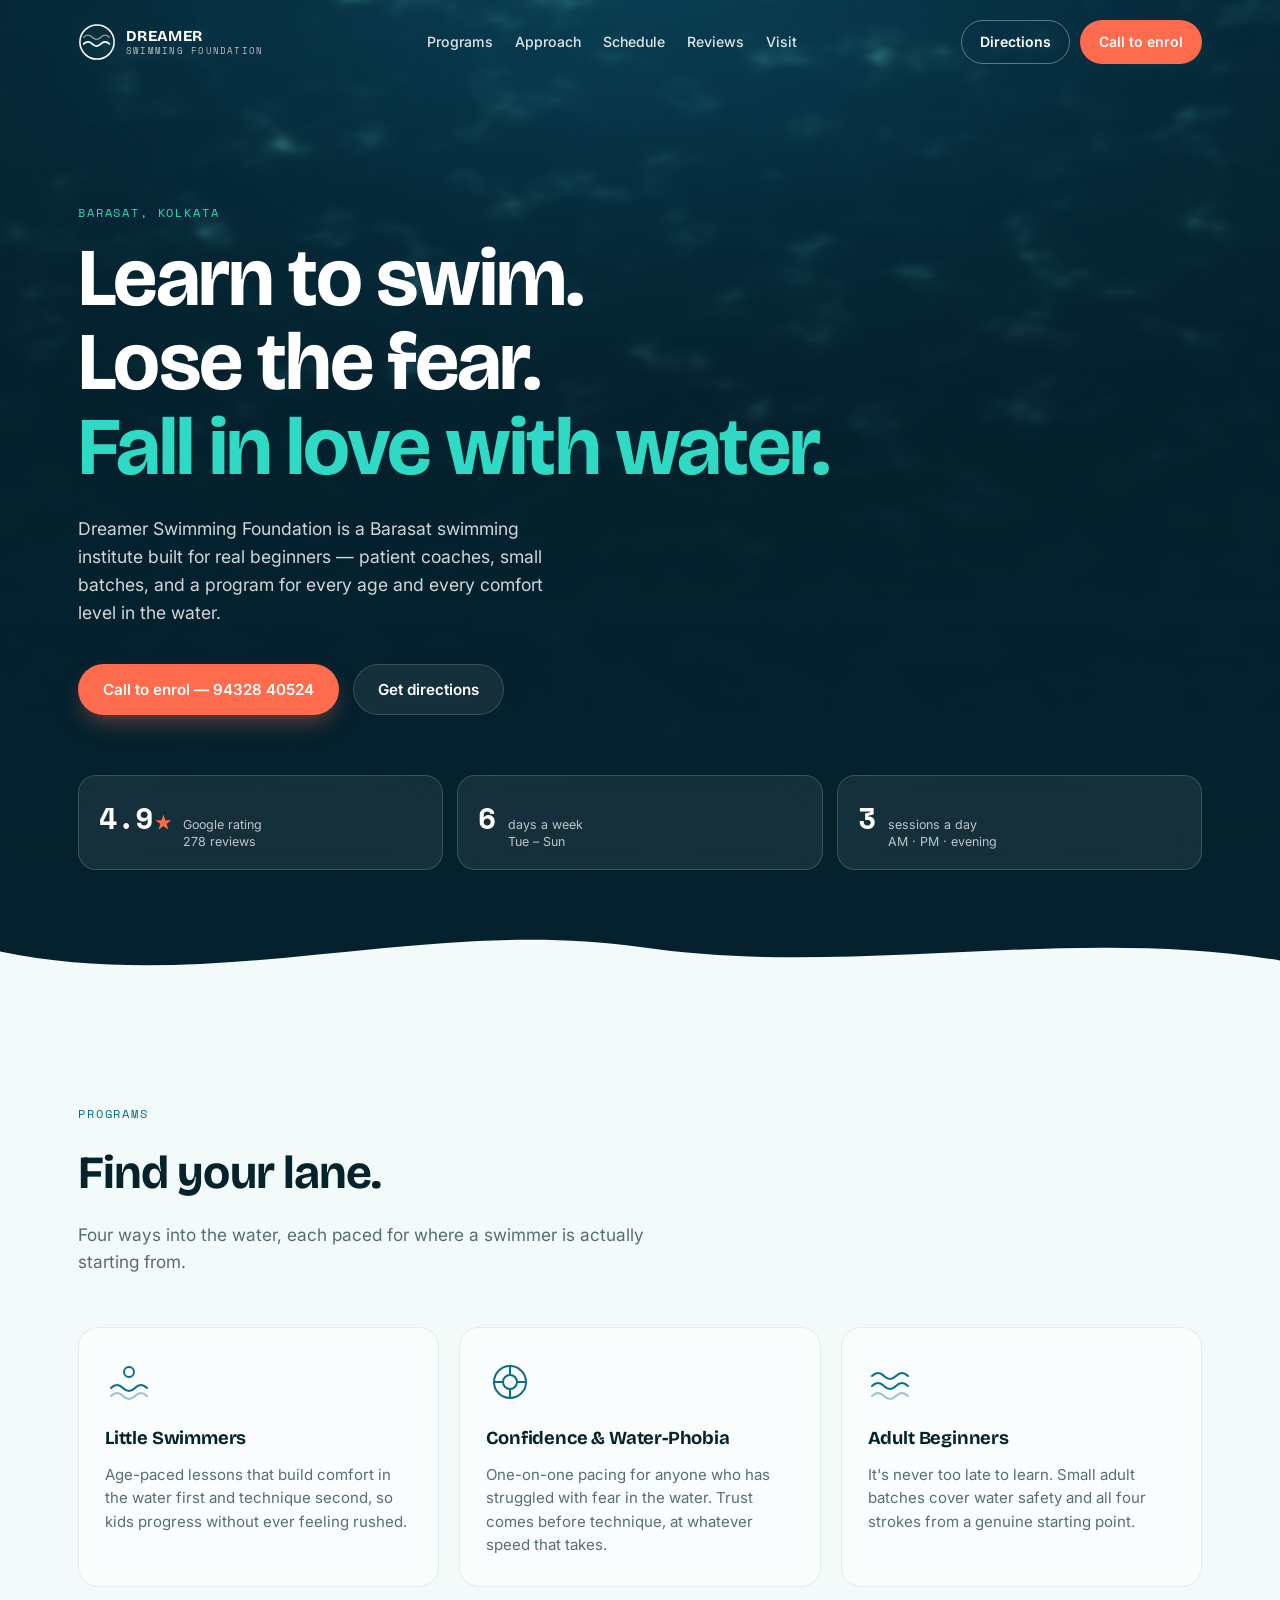
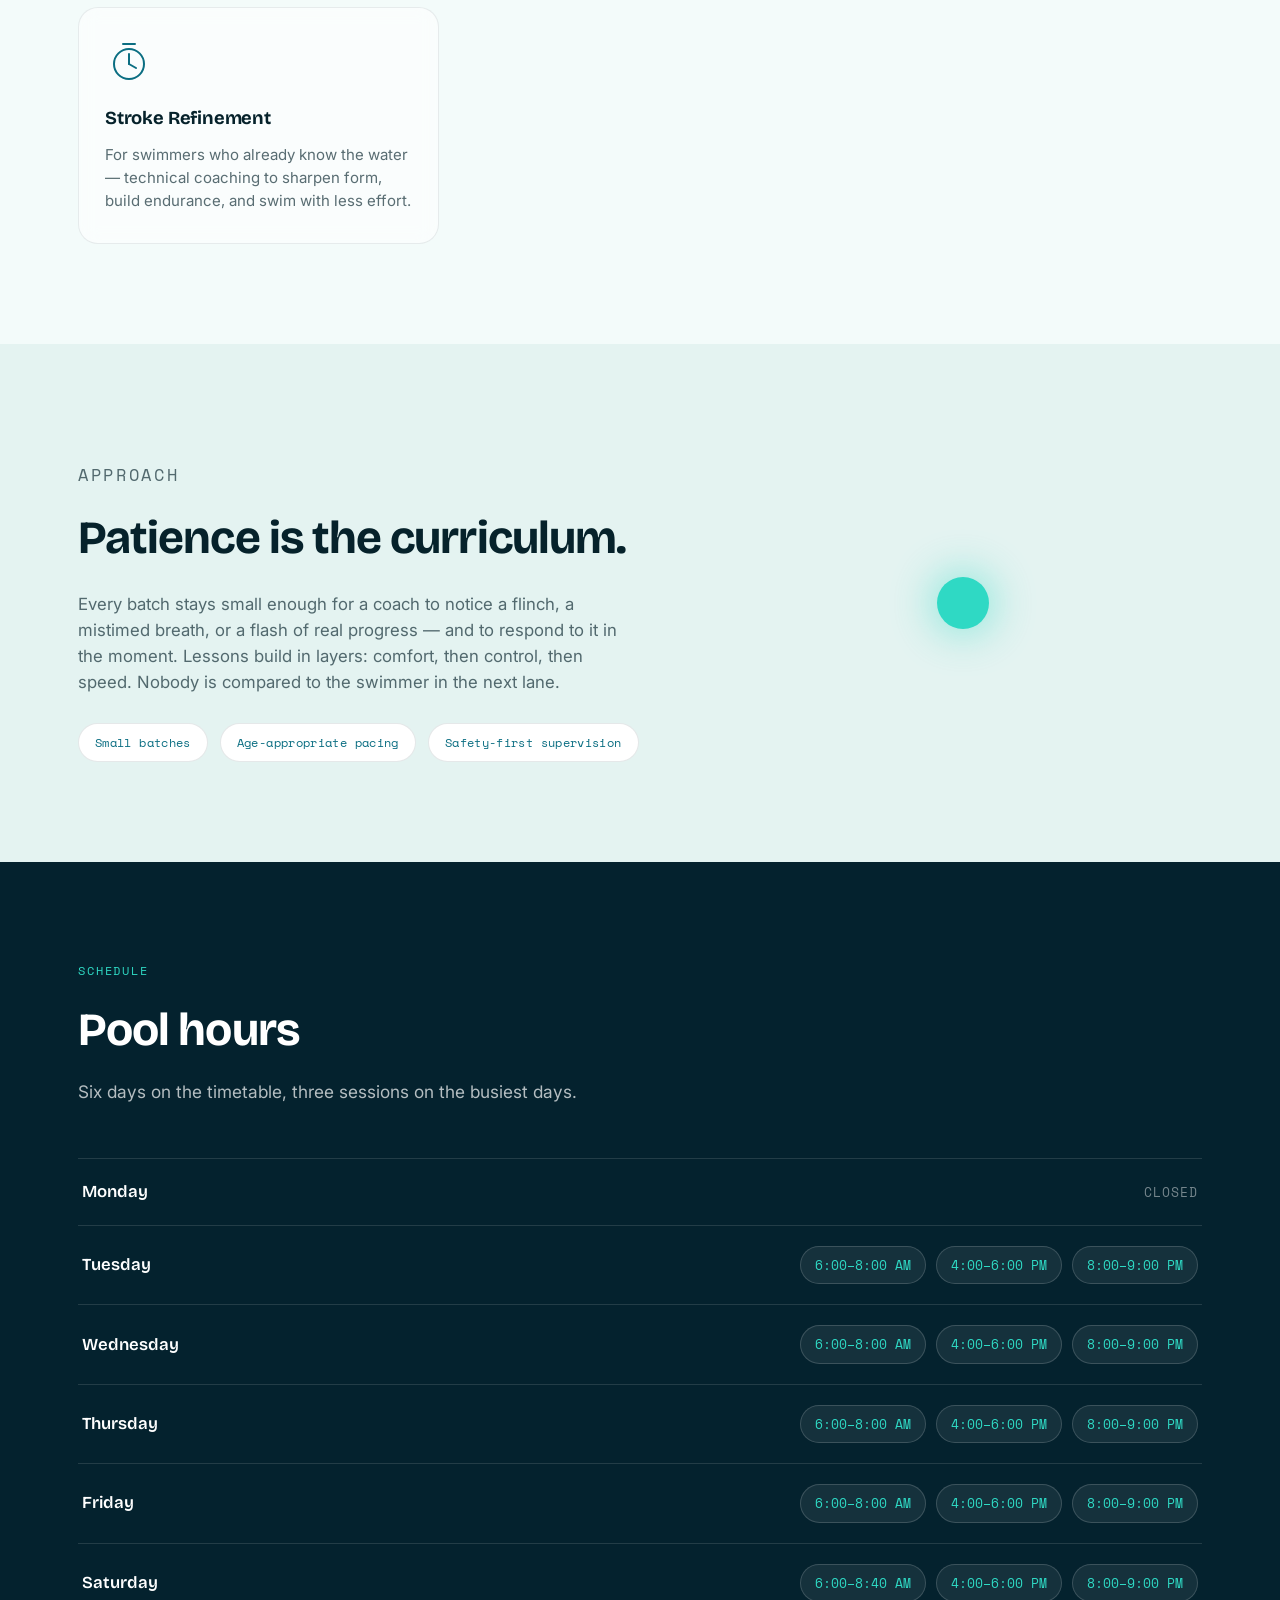
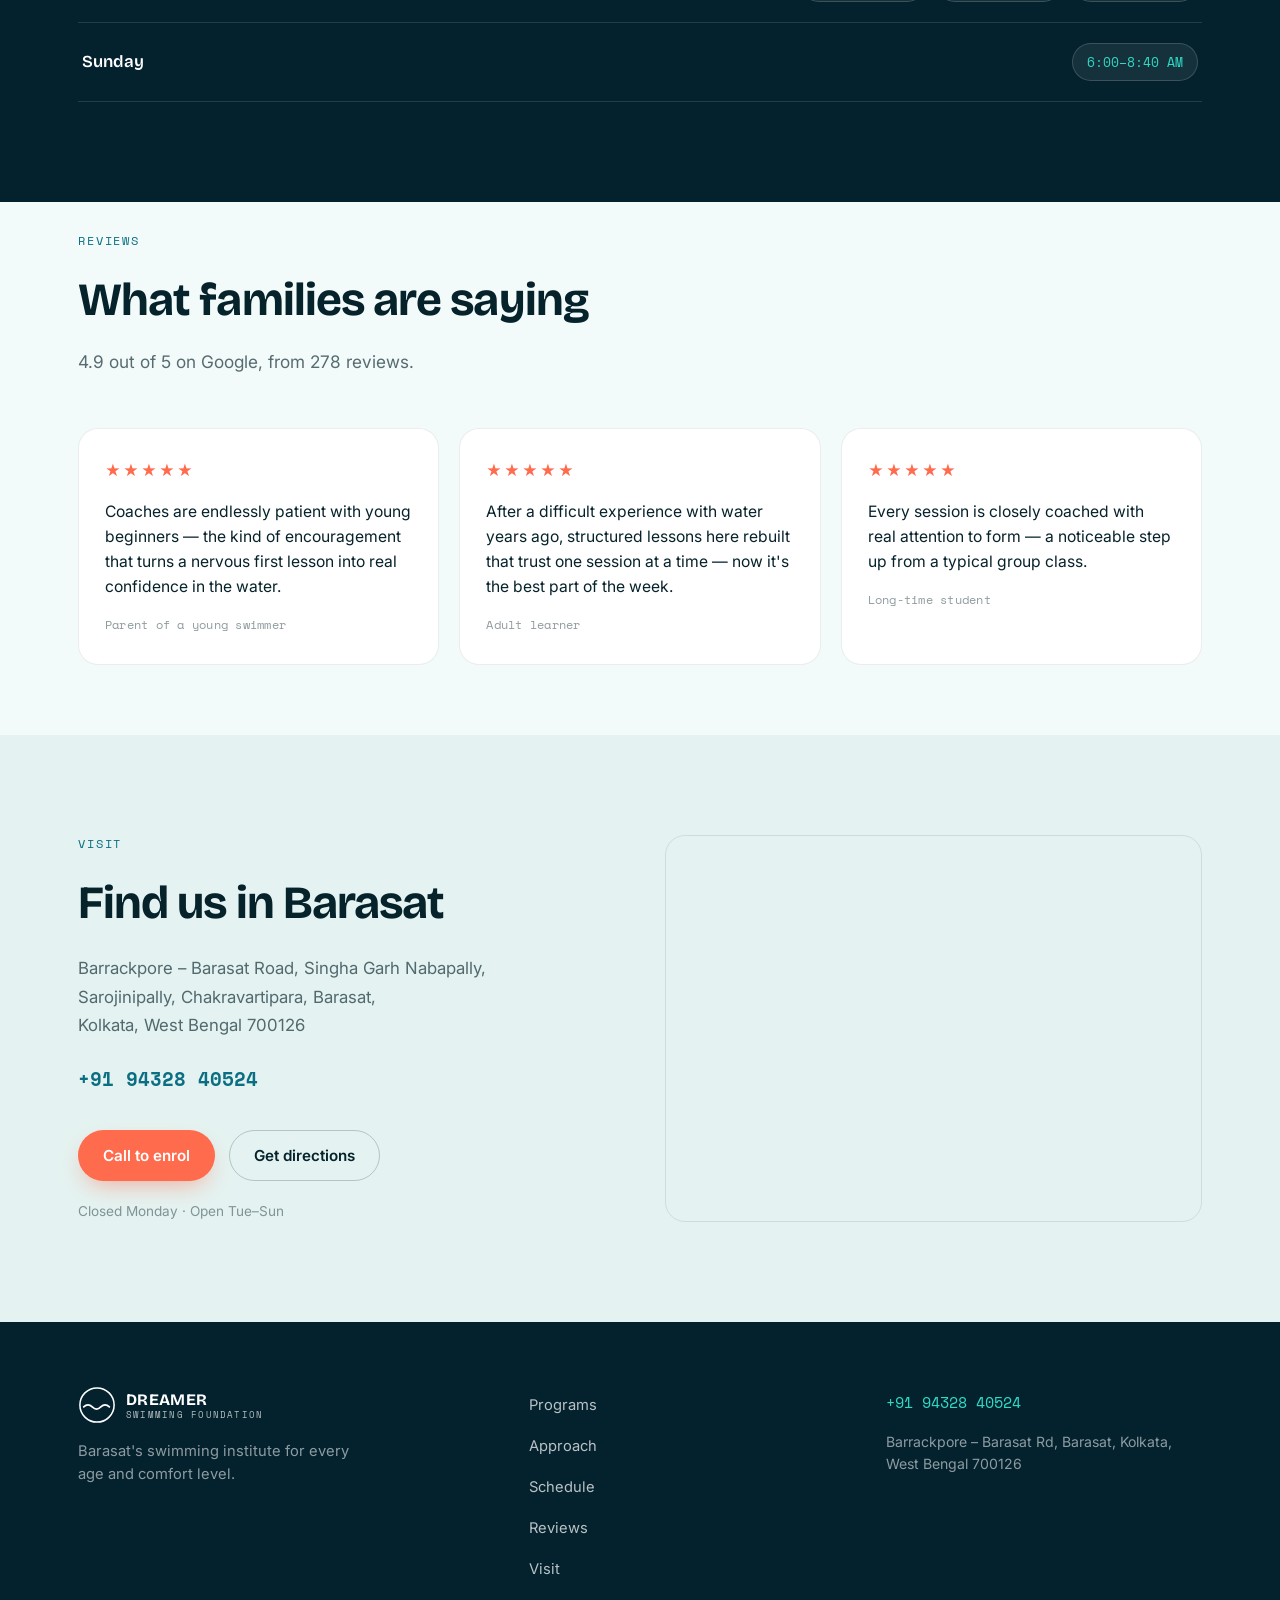
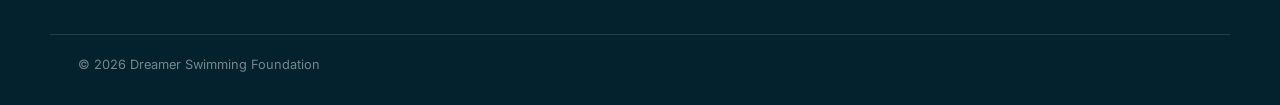
<file: index-1.html>
<!doctype html>
<html lang="en">
<head>
<meta charset="UTF-8">
<meta name="viewport" content="width=device-width, initial-scale=1.0">
<title>Dreamer Swimming Foundation — Barasat</title>
<meta name="description" content="Dreamer Swimming Foundation in Barasat, Kolkata — swim lessons for kids, adults, and beginners overcoming water phobia. 4.9★ on Google, 278 reviews.">
<link rel="icon" href="data:image/svg+xml,<svg xmlns=%22http://www.w3.org/2000/svg%22 viewBox=%220 0 100 100%22><text y=%22.9em%22 font-size=%2290%22>🌊</text></svg>">
<link rel="preconnect" href="https://fonts.googleapis.com">
<link rel="preconnect" href="https://fonts.gstatic.com" crossorigin>
<link href="https://fonts.googleapis.com/css2?family=Bricolage+Grotesque:opsz,wght@12..96,400;12..96,500;12..96,600;12..96,700;12..96,800&family=Inter:wght@400;500;600;700&family=Space+Mono:wght@400;700&display=swap" rel="stylesheet">
<link rel="stylesheet" href="style.css">
</head>
<body>

<a class="skip-link" href="#main">Skip to content</a>

<!-- ===== NAV ===== -->
<header class="nav" id="nav">
  <div class="nav-inner">
    <a class="brand" href="#top" aria-label="Dreamer Swimming Foundation, home">
      <svg class="brand-mark" viewBox="0 0 40 40" aria-hidden="true">
        <circle cx="20" cy="20" r="18" fill="none" stroke="currentColor" stroke-width="1.6"/>
        <path d="M6 22c3-3 6-3 9 0s6 3 9 0 6-3 9 0" fill="none" stroke="currentColor" stroke-width="1.8" stroke-linecap="round"/>
        <path d="M6 15c3-3 6-3 9 0s6 3 9 0 6-3 9 0" fill="none" stroke="currentColor" stroke-width="1.3" stroke-linecap="round" opacity="0.55"/>
      </svg>
      <span class="brand-text">
        <span class="brand-name">Dreamer</span>
        <span class="brand-sub">SWIMMING FOUNDATION</span>
      </span>
    </a>

    <nav class="nav-links" aria-label="Primary">
      <a href="#programs">Programs</a>
      <a href="#approach">Approach</a>
      <a href="#schedule">Schedule</a>
      <a href="#reviews">Reviews</a>
      <a href="#visit">Visit</a>
    </nav>

    <div class="nav-cta">
      <a class="btn btn-ghost" href="https://www.google.com/maps/search/?api=1&query=Dreamer+Swimming+Foundation+Barasat&query_place_id=ChIJM06w0qaY-DkRNsd5To8ihKs" target="_blank" rel="noopener">Directions</a>
      <a class="btn btn-solid" href="tel:+919432840524">Call to enrol</a>
    </div>

    <button class="nav-toggle" id="navToggle" aria-expanded="false" aria-controls="mobileMenu" aria-label="Open menu">
      <span></span><span></span><span></span>
    </button>
  </div>

  <div class="mobile-menu" id="mobileMenu">
    <a href="#programs">Programs</a>
    <a href="#approach">Approach</a>
    <a href="#schedule">Schedule</a>
    <a href="#reviews">Reviews</a>
    <a href="#visit">Visit</a>
    <a class="btn btn-solid" href="tel:+919432840524">Call to enrol</a>
  </div>
</header>

<main id="main">

  <!-- ===== HERO ===== -->
  <section class="hero" id="top">
    <div class="hero-bg" aria-hidden="true">
      <svg class="caustics" preserveAspectRatio="xMidYMid slice" aria-hidden="true">
        <filter id="causticsFilter" x="-20%" y="-20%" width="140%" height="140%">
          <feTurbulence id="turb" type="fractalNoise" baseFrequency="0.012 0.021" numOctaves="3" seed="7" result="noise">
            <animate attributeName="baseFrequency" dur="34s" values="0.012 0.021;0.017 0.027;0.010 0.018;0.012 0.021" repeatCount="indefinite"/>
          </feTurbulence>
          <feColorMatrix in="noise" type="matrix"
            values="0 0 0 0 0.13
                    0 0 0 0 0.66
                    0 0 0 0 0.66
                    0 0 0 1 0" result="tinted"/>
          <feComponentTransfer in="tinted" result="carved">
            <feFuncA type="gamma" amplitude="1.4" exponent="7" offset="0"/>
          </feComponentTransfer>
          <feGaussianBlur in="carved" stdDeviation="0.4"/>
        </filter>
        <rect width="100%" height="100%" filter="url(#causticsFilter)"/>
      </svg>
      <div class="hero-vignette"></div>
      <div class="bubbles" aria-hidden="true">
        <span></span><span></span><span></span><span></span><span></span><span></span>
      </div>
    </div>

    <div class="hero-content">
      <p class="eyebrow eyebrow-light">Barasat, Kolkata</p>
      <h1 class="hero-title">
        Learn to swim.<br>
        Lose the fear.<br>
        <span class="accent-text">Fall in love with water.</span>
      </h1>
      <p class="hero-sub">
        Dreamer Swimming Foundation is a Barasat swimming institute built for real beginners —
        patient coaches, small batches, and a program for every age and every comfort level in the water.
      </p>
      <div class="hero-actions">
        <a class="btn btn-coral" href="tel:+919432840524">Call to enrol — 94328 40524</a>
        <a class="btn btn-glass" href="https://www.google.com/maps/search/?api=1&query=Dreamer+Swimming+Foundation+Barasat&query_place_id=ChIJM06w0qaY-DkRNsd5To8ihKs" target="_blank" rel="noopener">Get directions</a>
      </div>
    </div>

    <div class="stat-strip">
      <div class="stat-card">
        <span class="stat-num">4.9<span class="stat-star">★</span></span>
        <span class="stat-label">Google rating<br>278 reviews</span>
      </div>
      <div class="stat-card">
        <span class="stat-num">6</span>
        <span class="stat-label">days a week<br>Tue – Sun</span>
      </div>
      <div class="stat-card">
        <span class="stat-num">3</span>
        <span class="stat-label">sessions a day<br>AM · PM · evening</span>
      </div>
    </div>

    <svg class="wave-divider" viewBox="0 0 1440 100" preserveAspectRatio="none" aria-hidden="true">
      <path d="M0,40 C240,90 480,0 720,35 C960,70 1200,10 1440,50 L1440,100 L0,100 Z" fill="var(--foam)"/>
    </svg>
  </section>

  <!-- ===== PROGRAMS ===== -->
  <section class="section programs" id="programs">
    <div class="container">
      <p class="eyebrow">Programs</p>
      <h2 class="section-title">Find your lane.</h2>
      <p class="section-lead">Four ways into the water, each paced for where a swimmer is actually starting from.</p>

      <div class="card-grid reveal-group">
        <article class="prog-card reveal">
          <span class="prog-icon" aria-hidden="true">
            <svg viewBox="0 0 48 48"><circle cx="24" cy="14" r="5" fill="none" stroke="currentColor" stroke-width="2"/><path d="M6 30c4-4 8-4 12 0s8 4 12 0 8-4 12 0" fill="none" stroke="currentColor" stroke-width="2" stroke-linecap="round"/><path d="M6 38c4-4 8-4 12 0s8 4 12 0 8-4 12 0" fill="none" stroke="currentColor" stroke-width="2" stroke-linecap="round" opacity="0.4"/></svg>
          </span>
          <h3>Little Swimmers</h3>
          <p>Age-paced lessons that build comfort in the water first and technique second, so kids progress without ever feeling rushed.</p>
        </article>

        <article class="prog-card reveal">
          <span class="prog-icon" aria-hidden="true">
            <svg viewBox="0 0 48 48"><circle cx="24" cy="24" r="16" fill="none" stroke="currentColor" stroke-width="2"/><circle cx="24" cy="24" r="7" fill="none" stroke="currentColor" stroke-width="2"/><path d="M24 8v9M24 31v9M8 24h9M31 24h9" stroke="currentColor" stroke-width="2" stroke-linecap="round"/></svg>
          </span>
          <h3>Confidence &amp; Water-Phobia</h3>
          <p>One-on-one pacing for anyone who has struggled with fear in the water. Trust comes before technique, at whatever speed that takes.</p>
        </article>

        <article class="prog-card reveal">
          <span class="prog-icon" aria-hidden="true">
            <svg viewBox="0 0 48 48"><path d="M4 18c4-4 8-4 12 0s8 4 12 0 8-4 12 0" fill="none" stroke="currentColor" stroke-width="2" stroke-linecap="round"/><path d="M4 28c4-4 8-4 12 0s8 4 12 0 8-4 12 0" fill="none" stroke="currentColor" stroke-width="2" stroke-linecap="round"/><path d="M4 38c4-4 8-4 12 0s8 4 12 0 8-4 12 0" fill="none" stroke="currentColor" stroke-width="2" stroke-linecap="round" opacity="0.4"/></svg>
          </span>
          <h3>Adult Beginners</h3>
          <p>It's never too late to learn. Small adult batches cover water safety and all four strokes from a genuine starting point.</p>
        </article>

        <article class="prog-card reveal">
          <span class="prog-icon" aria-hidden="true">
            <svg viewBox="0 0 48 48"><circle cx="24" cy="26" r="15" fill="none" stroke="currentColor" stroke-width="2"/><path d="M24 26V16M18 6h12" stroke="currentColor" stroke-width="2" stroke-linecap="round"/><path d="M24 26l7 4" stroke="currentColor" stroke-width="2" stroke-linecap="round"/></svg>
          </span>
          <h3>Stroke Refinement</h3>
          <p>For swimmers who already know the water — technical coaching to sharpen form, build endurance, and swim with less effort.</p>
        </article>
      </div>
    </div>
  </section>

  <!-- ===== APPROACH ===== -->
  <section class="section approach" id="approach">
    <div class="container approach-grid">
      <div class="approach-text reveal">
        <p class="eyebrow">Approach</p>
        <h2 class="section-title">Patience is the curriculum.</h2>
        <p>
          Every batch stays small enough for a coach to notice a flinch, a mistimed breath, or a flash of real
          progress — and to respond to it in the moment. Lessons build in layers: comfort, then control, then
          speed. Nobody is compared to the swimmer in the next lane.
        </p>
        <ul class="pillars">
          <li><span>Small batches</span></li>
          <li><span>Age-appropriate pacing</span></li>
          <li><span>Safety-first supervision</span></li>
        </ul>
      </div>
      <div class="approach-visual reveal" aria-hidden="true">
        <div class="ripple-wrap">
          <span class="ripple r1"></span>
          <span class="ripple r2"></span>
          <span class="ripple r3"></span>
          <span class="ripple-core"></span>
        </div>
      </div>
    </div>
  </section>

  <!-- ===== SCHEDULE ===== -->
  <section class="section schedule" id="schedule">
    <div class="container">
      <p class="eyebrow eyebrow-light">Schedule</p>
      <h2 class="section-title light">Pool hours</h2>
      <p class="section-lead light">Six days on the timetable, three sessions on the busiest days.</p>

      <div class="timetable reveal-group">
        <div class="tt-row reveal">
          <span class="tt-day">Monday</span>
          <span class="tt-slots tt-closed">Closed</span>
        </div>
        <div class="tt-row reveal">
          <span class="tt-day">Tuesday</span>
          <span class="tt-slots"><em>6:00–8:00 AM</em><em>4:00–6:00 PM</em><em>8:00–9:00 PM</em></span>
        </div>
        <div class="tt-row reveal">
          <span class="tt-day">Wednesday</span>
          <span class="tt-slots"><em>6:00–8:00 AM</em><em>4:00–6:00 PM</em><em>8:00–9:00 PM</em></span>
        </div>
        <div class="tt-row reveal">
          <span class="tt-day">Thursday</span>
          <span class="tt-slots"><em>6:00–8:00 AM</em><em>4:00–6:00 PM</em><em>8:00–9:00 PM</em></span>
        </div>
        <div class="tt-row reveal">
          <span class="tt-day">Friday</span>
          <span class="tt-slots"><em>6:00–8:00 AM</em><em>4:00–6:00 PM</em><em>8:00–9:00 PM</em></span>
        </div>
        <div class="tt-row reveal">
          <span class="tt-day">Saturday</span>
          <span class="tt-slots"><em>6:00–8:40 AM</em><em>4:00–6:00 PM</em><em>8:00–9:00 PM</em></span>
        </div>
        <div class="tt-row reveal">
          <span class="tt-day">Sunday</span>
          <span class="tt-slots"><em>6:00–8:40 AM</em></span>
        </div>
      </div>
    </div>
  </section>

  <!-- ===== REVIEWS ===== -->
  <section class="section reviews" id="reviews">
    <div class="container">
      <p class="eyebrow">Reviews</p>
      <h2 class="section-title">What families are saying</h2>
      <p class="section-lead">4.9 out of 5 on Google, from 278 reviews.</p>

      <div class="review-grid reveal-group">
        <blockquote class="review-card reveal">
          <span class="stars" aria-hidden="true">★★★★★</span>
          <p>Coaches are endlessly patient with young beginners — the kind of encouragement that turns a nervous first lesson into real confidence in the water.</p>
          <cite>Parent of a young swimmer</cite>
        </blockquote>
        <blockquote class="review-card reveal">
          <span class="stars" aria-hidden="true">★★★★★</span>
          <p>After a difficult experience with water years ago, structured lessons here rebuilt that trust one session at a time — now it's the best part of the week.</p>
          <cite>Adult learner</cite>
        </blockquote>
        <blockquote class="review-card reveal">
          <span class="stars" aria-hidden="true">★★★★★</span>
          <p>Every session is closely coached with real attention to form — a noticeable step up from a typical group class.</p>
          <cite>Long-time student</cite>
        </blockquote>
      </div>
    </div>
  </section>

  <!-- ===== VISIT ===== -->
  <section class="section visit" id="visit">
    <div class="container visit-grid">
      <div class="visit-info reveal">
        <p class="eyebrow">Visit</p>
        <h2 class="section-title">Find us in Barasat</h2>
        <p class="visit-address">
          Barrackpore – Barasat Road, Singha Garh Nabapally,<br>
          Sarojinipally, Chakravartipara, Barasat,<br>
          Kolkata, West Bengal 700126
        </p>
        <a class="visit-phone" href="tel:+919432840524">+91 94328 40524</a>
        <div class="visit-actions">
          <a class="btn btn-coral" href="tel:+919432840524">Call to enrol</a>
          <a class="btn btn-outline" href="https://www.google.com/maps/search/?api=1&query=Dreamer+Swimming+Foundation+Barasat&query_place_id=ChIJM06w0qaY-DkRNsd5To8ihKs" target="_blank" rel="noopener">Get directions</a>
        </div>
        <p class="visit-note">Closed Monday · Open Tue–Sun</p>
      </div>
      <div class="visit-map reveal">
        <iframe
          title="Dreamer Swimming Foundation map"
          src="https://www.google.com/maps?q=Dreamer%20Swimming%20Foundation%2C%20Barrackpore%20-%20Barasat%20Rd%2C%20Barasat%2C%20Kolkata%2C%20West%20Bengal%20700126&output=embed"
          loading="lazy"
          referrerpolicy="no-referrer-when-downgrade">
        </iframe>
      </div>
    </div>
  </section>

</main>

<!-- ===== FOOTER ===== -->
<footer class="footer">
  <div class="container footer-grid">
    <div>
      <a class="brand brand-footer" href="#top">
        <svg class="brand-mark" viewBox="0 0 40 40" aria-hidden="true">
          <circle cx="20" cy="20" r="18" fill="none" stroke="currentColor" stroke-width="1.6"/>
          <path d="M6 22c3-3 6-3 9 0s6 3 9 0 6-3 9 0" fill="none" stroke="currentColor" stroke-width="1.8" stroke-linecap="round"/>
        </svg>
        <span class="brand-text">
          <span class="brand-name">Dreamer</span>
          <span class="brand-sub">SWIMMING FOUNDATION</span>
        </span>
      </a>
      <p class="footer-tag">Barasat's swimming institute for every age and comfort level.</p>
    </div>

    <nav class="footer-links" aria-label="Footer">
      <a href="#programs">Programs</a>
      <a href="#approach">Approach</a>
      <a href="#schedule">Schedule</a>
      <a href="#reviews">Reviews</a>
      <a href="#visit">Visit</a>
    </nav>

    <div class="footer-contact">
      <a href="tel:+919432840524">+91 94328 40524</a>
      <p>Barrackpore – Barasat Rd, Barasat, Kolkata, West Bengal 700126</p>
    </div>
  </div>
  <div class="container footer-bottom">
    <span>© <span id="year"></span> Dreamer Swimming Foundation</span>
  </div>
</footer>

<script src="script.js"></script>
</body>
</html>
</file>
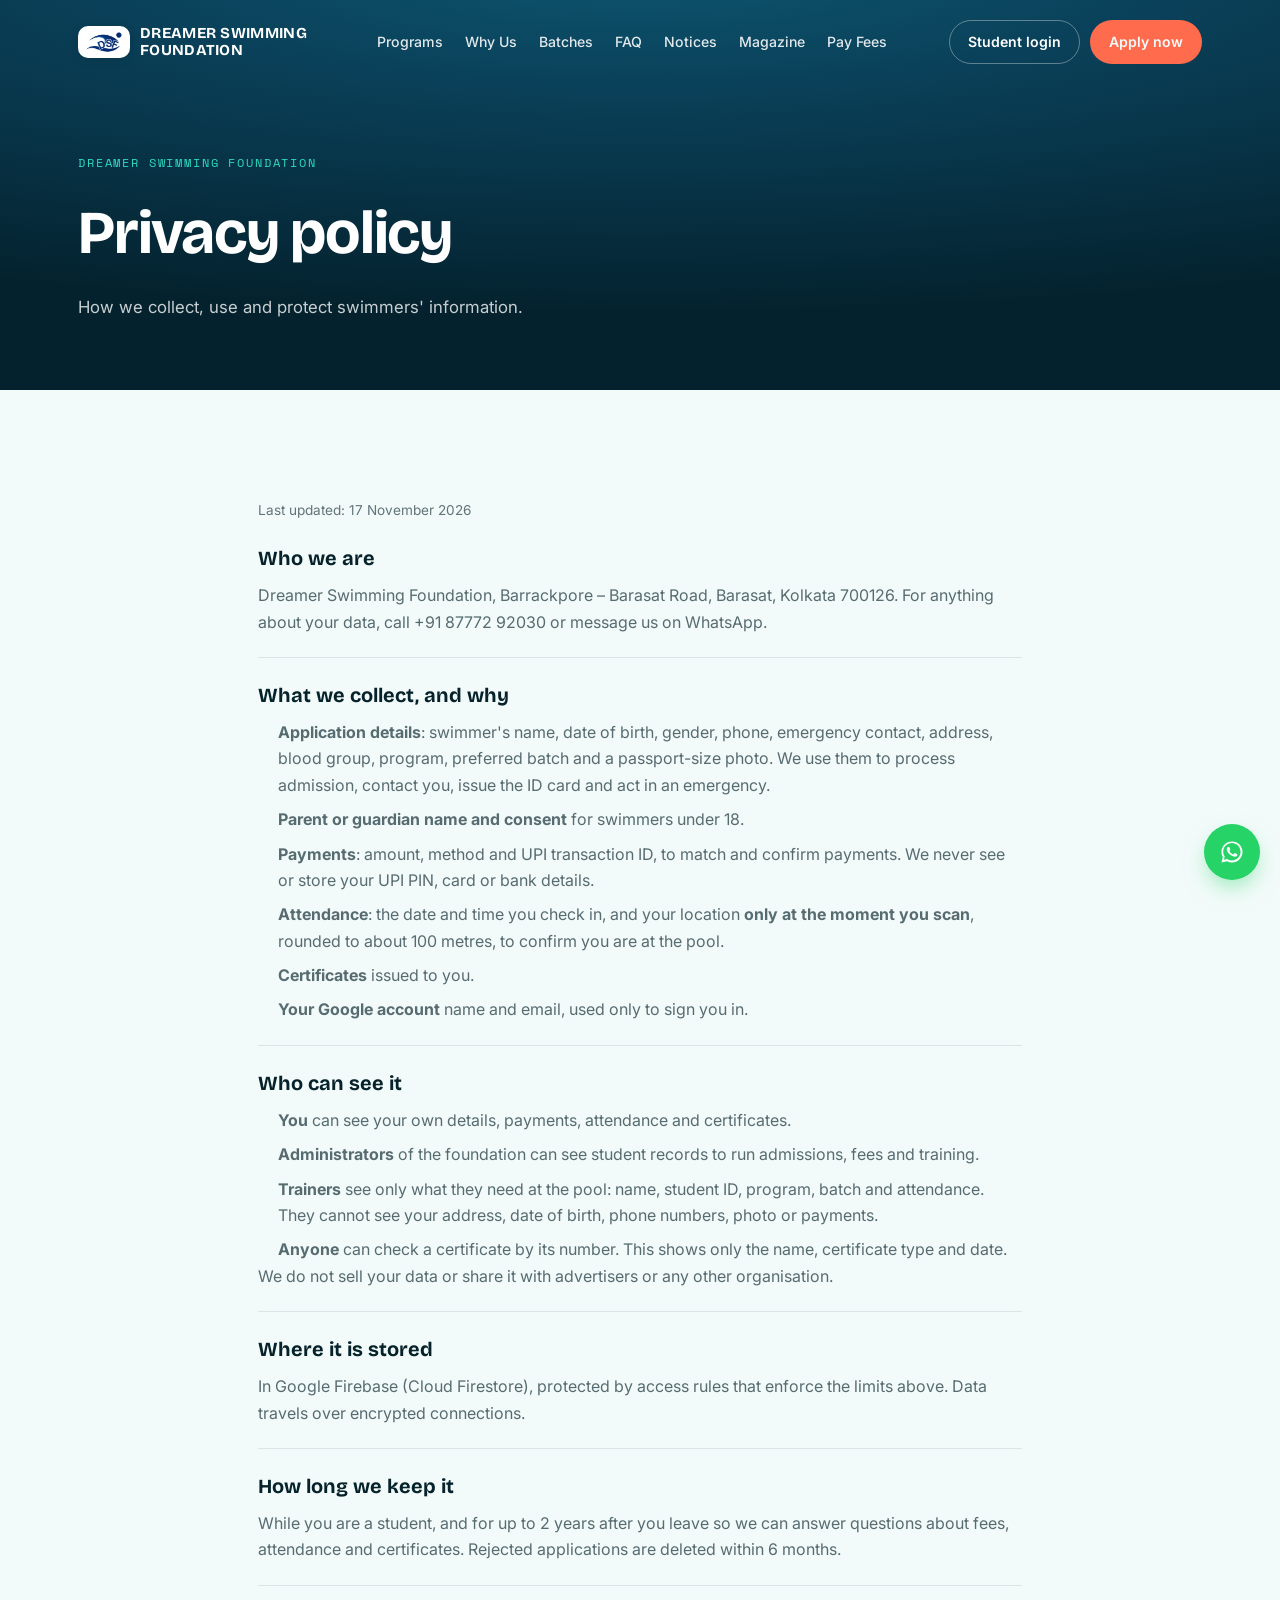
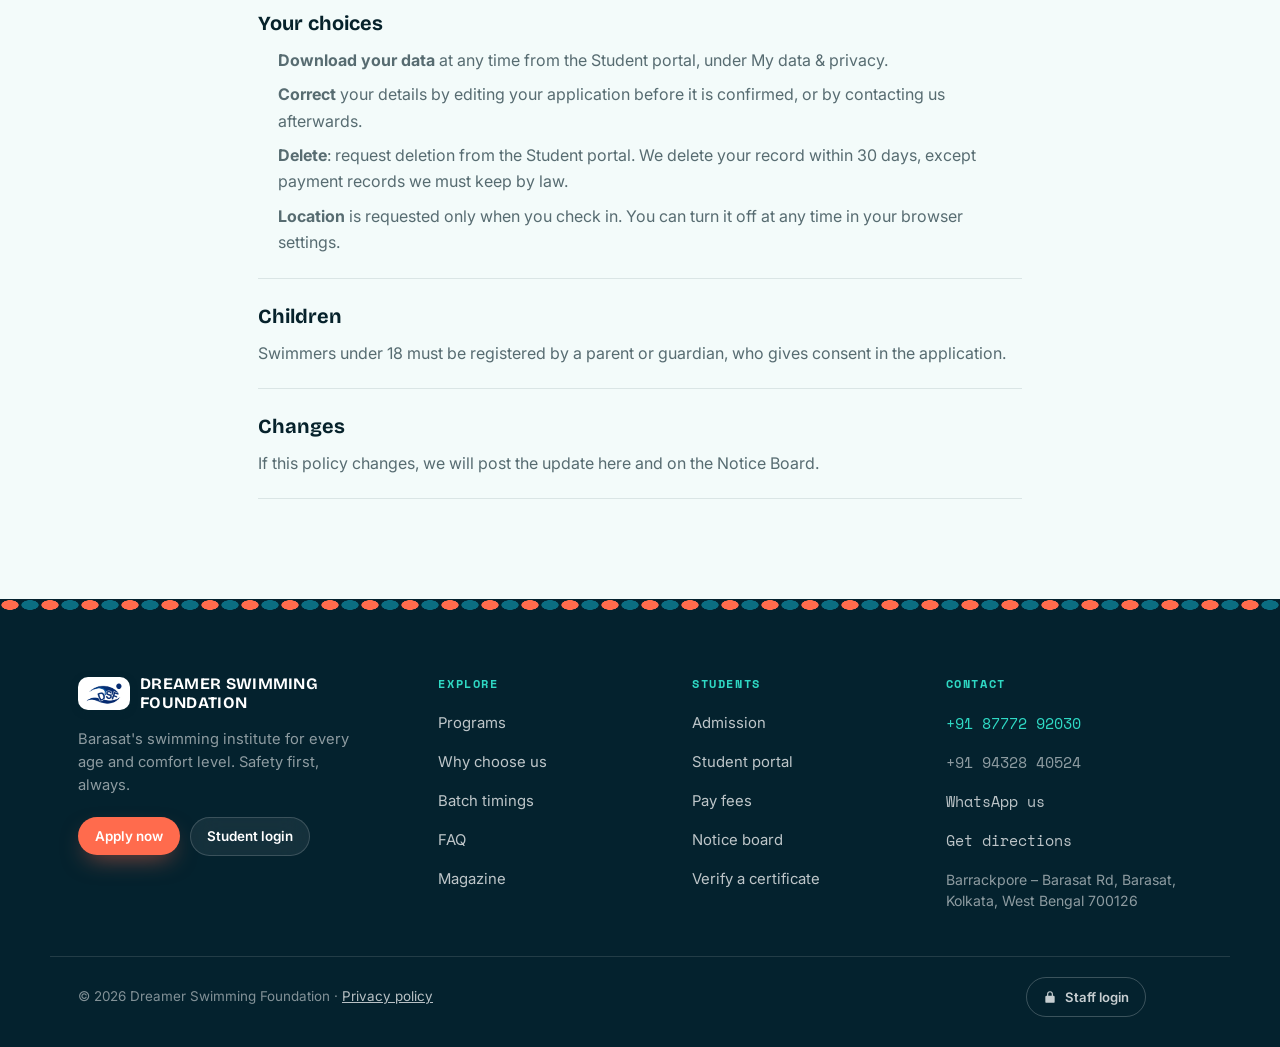
<file: privacy.html>
<!doctype html>
<html lang="en">
<head>
<meta charset="UTF-8">
<meta name="viewport" content="width=device-width, initial-scale=1.0">
<title>Privacy policy — Dreamer Swimming Foundation</title>
<meta name="description" content="How Dreamer Swimming Foundation collects, uses and protects swimmers' information.">
<meta property="og:title" content="Privacy policy — Dreamer Swimming Foundation">
<meta property="og:description" content="How Dreamer Swimming Foundation collects, uses and protects swimmers' information.">
<meta property="og:type" content="website">
<meta property="og:image" content="https://raja2025-tech.github.io/Dreamer-Swimming-Foundation/assets/og.png">
<meta property="og:image:width" content="1200">
<meta property="og:image:height" content="630">
<meta name="twitter:card" content="summary_large_image">
<link rel="canonical" href="https://raja2025-tech.github.io/Dreamer-Swimming-Foundation/privacy.html">
<meta name="theme-color" content="#04222E">
<link rel="icon" type="image/png" href="assets/dsf-logo.png">
<link rel="preconnect" href="https://fonts.googleapis.com">
<link rel="preconnect" href="https://fonts.gstatic.com" crossorigin>
<link href="https://fonts.googleapis.com/css2?family=Bricolage+Grotesque:opsz,wght@12..96,400;12..96,500;12..96,600;12..96,700;12..96,800&family=Inter:wght@400;500;600;700&family=Space+Mono:wght@400;700&display=swap" rel="stylesheet">
<link rel="stylesheet" href="style.css">
<script>document.documentElement.className="js"</script>
</head>
<body>

<a class="skip-link" href="#main">Skip to content</a>

<header class="nav" id="nav">
  <div class="nav-inner">
    <a class="brand" href="index.html" aria-label="Dreamer Swimming Foundation, home">
      <span class="brand-badge"><img class="brand-mark" src="assets/dsf-logo.png" alt="" width="240" height="145"></span>
      <span class="brand-text"><span class="brand-name">Dreamer Swimming Foundation</span></span>
    </a>
    <nav class="nav-links" aria-label="Primary">
      <a href="index.html#programs">Programs</a>
      <a href="index.html#why-us">Why Us</a>
      <a href="index.html#schedule">Batches</a>
      <a href="index.html#faq">FAQ</a>
      <a href="notices.html">Notices</a>
      <a href="magazine.html">Magazine</a>
      <a href="fees.html">Pay Fees</a>
    </nav>
    <div class="nav-cta">
      <a class="btn btn-ghost" href="student.html">Student login</a>
      <a class="btn btn-solid" href="admission.html">Apply now</a>
    </div>
    <button class="nav-toggle" id="navToggle" aria-expanded="false" aria-controls="mobileMenu" aria-label="Open menu"><span></span><span></span><span></span></button>
  </div>
  <div class="mobile-menu" id="mobileMenu">
    <a href="index.html#programs">Programs</a>
      <a href="index.html#why-us">Why Us</a>
      <a href="index.html#schedule">Batches</a>
      <a href="index.html#faq">FAQ</a>
      <a href="notices.html">Notices</a>
      <a href="magazine.html">Magazine</a>
      <a href="fees.html">Pay Fees</a>
    <a class="btn btn-solid" href="admission.html">Apply now</a>
    <a class="btn btn-outline" href="student.html">Student login</a>
  </div>
</header>

<main id="main">
  <section class="page-header">
    <div class="container">
      <p class="eyebrow eyebrow-light">Dreamer Swimming Foundation</p>
      <h1 class="page-title">Privacy policy</h1>
      <p class="page-sub">How we collect, use and protect swimmers' information.</p>
    </div>
  </section>

  <section class="section">
    <div class="container policy"><p class="form-note">Last updated: 17 November 2026</p><section class="policy-block"><h2>Who we are</h2><p>Dreamer Swimming Foundation, Barrackpore – Barasat Road, Barasat, Kolkata 700126. For anything about your data, call +91 87772 92030 or message us on WhatsApp.</p></section><section class="policy-block"><h2>What we collect, and why</h2><ul><li><b>Application details</b>: swimmer's name, date of birth, gender, phone, emergency contact, address, blood group, program, preferred batch and a passport-size photo. We use them to process admission, contact you, issue the ID card and act in an emergency.</li><li><b>Parent or guardian name and consent</b> for swimmers under 18.</li><li><b>Payments</b>: amount, method and UPI transaction ID, to match and confirm payments. We never see or store your UPI PIN, card or bank details.</li><li><b>Attendance</b>: the date and time you check in, and your location <b>only at the moment you scan</b>, rounded to about 100 metres, to confirm you are at the pool.</li><li><b>Certificates</b> issued to you.</li><li><b>Your Google account</b> name and email, used only to sign you in.</li></ul></section><section class="policy-block"><h2>Who can see it</h2><ul><li><b>You</b> can see your own details, payments, attendance and certificates.</li><li><b>Administrators</b> of the foundation can see student records to run admissions, fees and training.</li><li><b>Trainers</b> see only what they need at the pool: name, student ID, program, batch and attendance. They cannot see your address, date of birth, phone numbers, photo or payments.</li><li><b>Anyone</b> can check a certificate by its number. This shows only the name, certificate type and date.</li></ul><p>We do not sell your data or share it with advertisers or any other organisation.</p></section><section class="policy-block"><h2>Where it is stored</h2><p>In Google Firebase (Cloud Firestore), protected by access rules that enforce the limits above. Data travels over encrypted connections.</p></section><section class="policy-block"><h2>How long we keep it</h2><p>While you are a student, and for up to 2 years after you leave so we can answer questions about fees, attendance and certificates. Rejected applications are deleted within 6 months.</p></section><section class="policy-block"><h2>Your choices</h2><ul><li><b>Download your data</b> at any time from the Student portal, under My data &amp; privacy.</li><li><b>Correct</b> your details by editing your application before it is confirmed, or by contacting us afterwards.</li><li><b>Delete</b>: request deletion from the Student portal. We delete your record within 30 days, except payment records we must keep by law.</li><li><b>Location</b> is requested only when you check in. You can turn it off at any time in your browser settings.</li></ul></section><section class="policy-block"><h2>Children</h2><p>Swimmers under 18 must be registered by a parent or guardian, who gives consent in the application.</p></section><section class="policy-block"><h2>Changes</h2><p>If this policy changes, we will post the update here and on the Notice Board.</p></section></div>
  </section>

</main>

<div class="lane-rope footer-rope" aria-hidden="true"></div>
<footer class="footer">
  <div class="container footer-top">
    <div class="footer-brand">
      <a class="brand brand-footer" href="index.html">
        <span class="brand-badge"><img class="brand-mark" src="assets/dsf-logo.png" alt="" width="240" height="145"></span>
        <span class="brand-text"><span class="brand-name">Dreamer Swimming Foundation</span></span>
      </a>
      <p class="footer-tag">Barasat's swimming institute for every age and comfort level. Safety first, always.</p>
      <div class="footer-cta">
        <a class="btn btn-coral btn-sm" href="admission.html">Apply now</a>
        <a class="btn btn-glass btn-sm" href="student.html">Student login</a>
      </div>
    </div>
    <nav class="footer-col" aria-label="Explore">
      <h2>Explore</h2>
      <a href="index.html#programs">Programs</a>
      <a href="index.html#why-us">Why choose us</a>
      <a href="index.html#schedule">Batch timings</a>
      <a href="index.html#faq">FAQ</a>
      <a href="magazine.html">Magazine</a>
    </nav>
    <nav class="footer-col" aria-label="Students">
      <h2>Students</h2>
      <a href="admission.html">Admission</a>
      <a href="student.html">Student portal</a>
      <a href="fees.html">Pay fees</a>
      <a href="notices.html">Notice board</a>
      <a href="verify.html">Verify a certificate</a>
    </nav>
    <div class="footer-col footer-contact">
      <h2>Contact</h2>
      <a href="tel:+918777292030">+91 87772 92030</a>
      <a class="footer-phone-alt" href="tel:+919432840524">+91 94328 40524</a>
      <a href="https://wa.me/918777292030?text=Hi%20Dreamer%20Swimming%20Foundation%2C%20I%27d%20like%20to%20know%20more%20about%20your%20programs." target="_blank" rel="noopener">WhatsApp us</a>
      <a href="https://www.google.com/maps/place/Dreamer+Swimming+Foundation,+Barrackpore+-+Barasat+Rd,+Singha+Garh+Nabapally,+Sarojinipally,+Chkravartipara,+Barasat,+Kolkata,+West+Bengal+700126/@22.7258249,88.476228,15z/data=!4m6!3m5!1s0x39f898a6d2b04e33:0xab84228f4e79c736!8m2!3d22.7258249!4d88.476228!16s%2Fg%2F11g8vmr0lm" target="_blank" rel="noopener">Get directions</a>
      <p>Barrackpore – Barasat Rd, Barasat,<br>Kolkata, West Bengal 700126</p>
    </div>
  </div>
  <div class="container footer-bottom">
    <p>© <span id="year"></span> Dreamer Swimming Foundation · <a href="privacy.html">Privacy policy</a></p>
    <a class="staff-login" href="admin.html"><svg viewBox="0 0 24 24" aria-hidden="true"><path fill="currentColor" d="M12 2a5 5 0 0 0-5 5v3H6a2 2 0 0 0-2 2v8a2 2 0 0 0 2 2h12a2 2 0 0 0 2-2v-8a2 2 0 0 0-2-2h-1V7a5 5 0 0 0-5-5Zm-3 8V7a3 3 0 0 1 6 0v3H9Z"/></svg>Staff login</a>
  </div>
</footer>

<nav class="action-bar" aria-label="Quick actions">
  <a href="tel:+918777292030"><svg viewBox="0 0 24 24" aria-hidden="true"><path fill="currentColor" d="M6.6 10.8a15.1 15.1 0 0 0 6.6 6.6l2.2-2.2a1 1 0 0 1 1-.25 11.4 11.4 0 0 0 3.6.57 1 1 0 0 1 1 1V20a1 1 0 0 1-1 1A17 17 0 0 1 3 4a1 1 0 0 1 1-1h3.5a1 1 0 0 1 1 1c0 1.25.2 2.45.57 3.57a1 1 0 0 1-.25 1z"/></svg>Call</a>
  <a href="https://wa.me/918777292030?text=Hi%20Dreamer%20Swimming%20Foundation%2C%20I%27d%20like%20to%20know%20more%20about%20your%20programs." target="_blank" rel="noopener"><svg viewBox="0 0 32 32" aria-hidden="true"><path fill="currentColor" d="M16.02 4C9.4 4 4 9.37 4 15.98c0 2.11.56 4.09 1.53 5.8L4 28l6.4-1.48a11.94 11.94 0 0 0 5.62 1.4h.01c6.62 0 12.01-5.37 12.01-11.98C28.04 9.36 22.65 4 16.02 4Zm0 21.6h-.01a9.9 9.9 0 0 1-5.06-1.39l-.36-.21-3.79.87.88-3.68-.24-.38a9.85 9.85 0 0 1-1.52-5.23c0-5.46 4.46-9.9 9.94-9.9 2.66 0 5.15 1.03 7.03 2.9a9.85 9.85 0 0 1 2.9 7.02c0 5.46-4.46 9.99-9.87 9.99Zm5.44-7.42c-.3-.15-1.76-.87-2.03-.97-.27-.1-.47-.15-.67.15-.2.3-.77.97-.94 1.17-.17.2-.35.22-.65.07-.3-.15-1.25-.46-2.38-1.47a8.9 8.9 0 0 1-1.65-2.04c-.17-.3-.02-.46.13-.6.13-.13.3-.35.45-.52.15-.17.2-.3.3-.5.1-.2.05-.37-.02-.52-.07-.15-.67-1.6-.91-2.2-.24-.57-.49-.5-.67-.51h-.57c-.2 0-.52.07-.79.37-.27.3-1.04 1.02-1.04 2.47s1.07 2.87 1.22 3.07c.15.2 2.1 3.2 5.08 4.49.71.31 1.26.49 1.7.62.71.23 1.36.2 1.87.12.57-.08 1.76-.72 2-1.42.25-.7.25-1.29.17-1.42-.07-.13-.27-.2-.57-.35Z"/></svg>WhatsApp</a>
  <a class="ab-main" href="admission.html">Apply now</a>
</nav>
<a class="whatsapp-float" href="https://wa.me/918777292030?text=Hi%20Dreamer%20Swimming%20Foundation%2C%20I%27d%20like%20to%20know%20more%20about%20your%20programs." target="_blank" rel="noopener" aria-label="Chat with us on WhatsApp"><svg viewBox="0 0 32 32" aria-hidden="true"><path fill="currentColor" d="M16.02 4C9.4 4 4 9.37 4 15.98c0 2.11.56 4.09 1.53 5.8L4 28l6.4-1.48a11.94 11.94 0 0 0 5.62 1.4h.01c6.62 0 12.01-5.37 12.01-11.98C28.04 9.36 22.65 4 16.02 4Zm0 21.6h-.01a9.9 9.9 0 0 1-5.06-1.39l-.36-.21-3.79.87.88-3.68-.24-.38a9.85 9.85 0 0 1-1.52-5.23c0-5.46 4.46-9.9 9.94-9.9 2.66 0 5.15 1.03 7.03 2.9a9.85 9.85 0 0 1 2.9 7.02c0 5.46-4.46 9.99-9.87 9.99Zm5.44-7.42c-.3-.15-1.76-.87-2.03-.97-.27-.1-.47-.15-.67.15-.2.3-.77.97-.94 1.17-.17.2-.35.22-.65.07-.3-.15-1.25-.46-2.38-1.47a8.9 8.9 0 0 1-1.65-2.04c-.17-.3-.02-.46.13-.6.13-.13.3-.35.45-.52.15-.17.2-.3.3-.5.1-.2.05-.37-.02-.52-.07-.15-.67-1.6-.91-2.2-.24-.57-.49-.5-.67-.51h-.57c-.2 0-.52.07-.79.37-.27.3-1.04 1.02-1.04 2.47s1.07 2.87 1.22 3.07c.15.2 2.1 3.2 5.08 4.49.71.31 1.26.49 1.7.62.71.23 1.36.2 1.87.12.57-.08 1.76-.72 2-1.42.25-.7.25-1.29.17-1.42-.07-.13-.27-.2-.57-.35Z"/></svg></a>

<script src="config.js"></script>
<script src="script.js"></script>
</body>
</html>
</file>
<file: style.css>
/* ============================================
   DREAMER SWIMMING FOUNDATION — design tokens
   Abyss/Reef/Lagoon/Foam/Coral palette
   Display: Bricolage Grotesque · Body: Inter · Data: Space Mono
   ============================================ */

:root{
  --abyss:      #04222E;
  --abyss-2:    #072C3A;
  --reef:       #0B6E82;
  --lagoon:     #2FD9C4;
  --lagoon-dim: #1FA695;
  --foam:       #F3FBFA;
  --foam-2:     #E4F3F1;
  --coral:      #FF6B4D;
  --coral-dark: #E85536;
  --ink:        #06222B;
  --ink-soft:   rgba(6,34,43,0.66);
  --ink-faint:  rgba(6,34,43,0.45);

  --glass-dark-bg: rgba(255,255,255,0.07);
  --glass-dark-bd: rgba(255,255,255,0.16);
  --glass-light-bg: rgba(255,255,255,0.55);
  --glass-light-bd: rgba(6,34,43,0.08);

  --font-display: 'Bricolage Grotesque', 'Inter', sans-serif;
  --font-body: 'Inter', -apple-system, sans-serif;
  --font-mono: 'Space Mono', monospace;

  --nav-h: 84px;
  --container: 1180px;
}

*,*::before,*::after{ box-sizing:border-box; }
html{ scroll-behavior:smooth; scroll-padding-top: var(--nav-h); }
@media (prefers-reduced-motion: reduce){
  html{ scroll-behavior:auto; }
  *,*::before,*::after{ animation-duration:0.01ms !important; animation-iteration-count:1 !important; transition-duration:0.01ms !important; }
}

body{
  margin:0;
  font-family:var(--font-body);
  color:var(--ink);
  background:var(--foam);
  -webkit-font-smoothing:antialiased;
  line-height:1.55;
}

img,svg{ display:block; max-width:100%; }
a{ color:inherit; text-decoration:none; }
ul{ margin:0; padding:0; list-style:none; }
h1,h2,h3{ margin:0; font-family:var(--font-display); }
p{ margin:0; }

.skip-link{
  position:absolute; left:-999px; top:0; z-index:200;
  background:var(--coral); color:#fff; padding:12px 18px; border-radius:0 0 8px 0;
}
.skip-link:focus{ left:0; }

:focus-visible{ outline:2.5px solid var(--coral); outline-offset:3px; border-radius:4px; }

.container{ max-width:var(--container); margin:0 auto; padding:0 28px; }

/* ---------- buttons ---------- */
.btn{
  display:inline-flex; align-items:center; justify-content:center;
  padding:13px 24px; border-radius:100px;
  font-family:var(--font-body); font-weight:600; font-size:0.95rem;
  border:1px solid transparent; cursor:pointer;
  transition:transform .18s ease, background .18s ease, border-color .18s ease, box-shadow .18s ease;
  white-space:nowrap;
}
.btn:hover{ transform:translateY(-2px); }
.btn-solid{ background:var(--abyss); color:var(--foam); }
.btn-solid:hover{ background:#0a3648; }
.btn-ghost{ background:transparent; color:var(--ink); border-color:rgba(6,34,43,0.18); }
.btn-ghost:hover{ border-color:var(--ink); }
.btn-coral{ background:var(--coral); color:#fff; box-shadow:0 10px 24px -8px rgba(255,107,77,0.55); }
.btn-coral:hover{ background:var(--coral-dark); }
.btn-outline{ background:transparent; color:var(--ink); border-color:rgba(6,34,43,0.22); }
.btn-outline:hover{ border-color:var(--ink); }
.btn-glass{
  background:var(--glass-dark-bg); color:#fff; border-color:var(--glass-dark-bd);
  backdrop-filter:blur(14px); -webkit-backdrop-filter:blur(14px);
}
.btn-glass:hover{ background:rgba(255,255,255,0.14); }

/* ---------- brand / nav ---------- */
.nav{
  position:fixed; inset:0 0 auto 0; z-index:100; height:var(--nav-h);
  display:flex; align-items:center;
  background:rgba(4,34,46,0.0);
  transition:background .3s ease, box-shadow .3s ease, backdrop-filter .3s ease;
}
.nav.scrolled{
  background:rgba(243,251,250,0.78);
  backdrop-filter:blur(16px); -webkit-backdrop-filter:blur(16px);
  box-shadow:0 1px 0 rgba(6,34,43,0.08);
}
.nav.scrolled .brand, .nav.scrolled .nav-links a{ color:var(--ink); }
.nav.scrolled .btn-ghost{ color:var(--ink); border-color:rgba(6,34,43,0.18); }
.nav.scrolled .nav-toggle span{ background:var(--ink); }

.nav-inner{
  width:100%; max-width:var(--container); margin:0 auto; padding:0 28px;
  display:flex; align-items:center; justify-content:space-between; gap:24px;
}

.brand{ display:flex; align-items:center; gap:10px; color:#fff; }
.brand-badge{
  display:flex; align-items:center; justify-content:center; flex-shrink:0;
  background:#fff; border-radius:10px; padding:5px 7px;
  box-shadow:0 2px 10px -2px rgba(4,34,46,0.35);
}
.brand-mark{ display:block; width:38px; height:auto; }
.brand-text{ display:flex; flex-direction:column; line-height:1.1; }
.brand-name{ font-family:var(--font-display); font-weight:700; font-size:1.15rem; letter-spacing:-0.01em; }
.brand-sub{ font-family:var(--font-mono); font-size:0.55rem; letter-spacing:0.14em; opacity:0.7; }

.nav-links{ display:flex; gap:22px; }
.nav-links a{
  color:#fff; font-size:0.88rem; font-weight:500; opacity:0.88; white-space:nowrap;
  transition:opacity .2s ease;
}
.nav-links a:hover{ opacity:1; }

.nav-cta{ display:flex; align-items:center; gap:10px; }
.nav-cta .btn{ padding:10px 18px; font-size:0.88rem; }
.nav-cta .btn-ghost{ color:#fff; border-color:rgba(255,255,255,0.35); }
.nav-cta .btn-solid{ background:var(--coral); }
.nav-cta .btn-solid:hover{ background:var(--coral-dark); }

.nav-toggle{
  display:none; flex-direction:column; justify-content:center; gap:5px;
  width:40px; height:40px; background:none; border:none; cursor:pointer;
}
.nav-toggle span{ height:2px; width:100%; background:#fff; border-radius:2px; transition:background .2s ease; }

.mobile-menu{
  display:none; position:fixed; top:var(--nav-h); left:0; right:0; z-index:99;
  background:var(--foam); flex-direction:column; padding:14px 28px 26px;
  box-shadow:0 12px 24px -12px rgba(6,34,43,0.25);
  max-height:calc(100svh - var(--nav-h)); overflow-y:auto;
}
.mobile-menu a{
  padding:13px 0; border-bottom:1px solid rgba(6,34,43,0.08); color:var(--ink); font-weight:500;
}
.mobile-menu a.btn{
  padding:14px 24px; border-bottom:none; justify-content:center; margin-top:14px;
}
.mobile-menu a.btn-solid{ color:#fff; }
.mobile-menu.open{ display:flex; }

/* ---------- hero ---------- */
.hero{
  position:relative; min-height:100svh; display:flex; flex-direction:column;
  justify-content:flex-end; overflow:hidden; color:#fff;
  padding-top:var(--nav-h);
  background:
    radial-gradient(ellipse 120% 65% at 50% -8%, #0E5670 0%, #0A415A 28%, #073246 46%, #04222E 72%, #021620 100%);
}
.hero-bg{ position:absolute; inset:0; z-index:0; }
.caustics{
  width:112%; height:112%; max-width:none; position:absolute; top:-6%; left:-6%;
  opacity:0.9; mix-blend-mode:screen;
  animation:causticDrift 46s ease-in-out infinite alternate;
  transform-origin:50% 40%;
}
@keyframes causticDrift{
  0%{ transform:scale(1.05) translate(0%, 0%) rotate(0deg); }
  50%{ transform:scale(1.14) translate(-2%, 1.5%) rotate(1deg); }
  100%{ transform:scale(1.08) translate(2%, -1.5%) rotate(-0.8deg); }
}
.hero-vignette{
  position:absolute; inset:0;
  background:
    radial-gradient(ellipse 90% 60% at 50% 0%, rgba(4,34,46,0) 0%, rgba(4,34,46,0.55) 65%, rgba(4,34,46,0.92) 100%),
    linear-gradient(180deg, rgba(4,34,46,0.35) 0%, rgba(4,34,46,0.15) 30%, rgba(4,34,46,0.85) 100%);
}
.bubbles span{
  position:absolute; bottom:-40px; border-radius:50%;
  background:rgba(255,255,255,0.12); border:1px solid rgba(255,255,255,0.18);
  animation:rise linear infinite;
}
.bubbles span:nth-child(1){ left:8%;  width:10px; height:10px; animation-duration:14s; animation-delay:0s; }
.bubbles span:nth-child(2){ left:22%; width:6px;  height:6px;  animation-duration:11s; animation-delay:2s; }
.bubbles span:nth-child(3){ left:46%; width:14px; height:14px; animation-duration:17s; animation-delay:1s; }
.bubbles span:nth-child(4){ left:64%; width:8px;  height:8px;  animation-duration:13s; animation-delay:4s; }
.bubbles span:nth-child(5){ left:80%; width:11px; height:11px; animation-duration:16s; animation-delay:3s; }
.bubbles span:nth-child(6){ left:92%; width:7px;  height:7px;  animation-duration:12s; animation-delay:5s; }
@keyframes rise{
  0%{ transform:translateY(0) translateX(0); opacity:0; }
  10%{ opacity:1; }
  90%{ opacity:0.6; }
  100%{ transform:translateY(-115vh) translateX(18px); opacity:0; }
}

.hero-content{ position:relative; z-index:2; max-width:var(--container); margin:0 auto; padding:120px 28px 60px; width:100%; }
.eyebrow{
  font-family:var(--font-mono); font-size:0.72rem; letter-spacing:0.16em; text-transform:uppercase;
  color:var(--reef); margin:0 0 14px;
}
.eyebrow-light{ color:var(--lagoon); }
.hero-title{
  font-size:clamp(2.6rem, 6.4vw, 5.4rem); font-weight:700; letter-spacing:-0.02em; line-height:1.03;
  max-width:16ch;
}
.accent-text{ color:var(--lagoon); }
.hero-sub{
  margin-top:26px; font-size:1.1rem; color:rgba(255,255,255,0.82); max-width:46ch; line-height:1.6;
}
.hero-actions{ display:flex; flex-wrap:wrap; gap:14px; margin-top:36px; }

.stat-strip{
  position:relative; z-index:2; max-width:var(--container); margin:0 auto; width:100%;
  padding:0 28px 46px; display:grid; grid-template-columns:repeat(3,1fr); gap:14px;
}
.stat-card{
  background:var(--glass-dark-bg); border:1px solid var(--glass-dark-bd);
  backdrop-filter:blur(18px); -webkit-backdrop-filter:blur(18px);
  border-radius:18px; padding:18px 20px; display:flex; align-items:baseline; gap:12px;
}
.stat-num{ font-family:var(--font-mono); font-size:1.9rem; font-weight:700; color:#fff; white-space:nowrap; }
.stat-star{ color:var(--coral); font-size:1.1rem; margin-left:2px; }
.stat-label{ font-size:0.78rem; color:rgba(255,255,255,0.72); line-height:1.35; }

.wave-divider{ position:relative; z-index:2; width:100%; height:auto; display:block; }

/* ---------- sections (shared) ---------- */
.section{ padding:100px 0; }
.section-title{ font-size:clamp(2rem, 3.6vw, 3rem); font-weight:700; letter-spacing:-0.02em; margin-bottom:14px; }
.section-title.light{ color:#fff; }
.section-lead{ font-size:1.08rem; color:var(--ink-soft); max-width:52ch; margin-bottom:52px; }
.section-lead.light{ color:rgba(255,255,255,0.7); }

/* ---------- programs ---------- */
.card-grid{ display:grid; grid-template-columns:repeat(3,1fr); gap:20px; }
.prog-card{
  background:var(--glass-light-bg); border:1px solid var(--glass-light-bd);
  backdrop-filter:blur(10px); -webkit-backdrop-filter:blur(10px);
  border-radius:20px; padding:30px 26px; transition:transform .25s ease, box-shadow .25s ease;
}
.prog-card:hover{ transform:translateY(-6px); box-shadow:0 20px 34px -20px rgba(6,34,43,0.28); }
.prog-icon{ display:inline-flex; width:48px; height:48px; color:var(--reef); margin-bottom:18px; }
.prog-card h3{ font-size:1.15rem; margin-bottom:10px; letter-spacing:-0.01em; }
.prog-card p{ font-size:0.94rem; color:var(--ink-soft); line-height:1.55; }

/* ---------- approach ---------- */
.approach{ background:var(--foam-2); }
.approach-grid{ display:grid; grid-template-columns:1.1fr 0.9fr; gap:60px; align-items:center; }
.approach-text p{ font-size:1.05rem; color:var(--ink-soft); margin-top:18px; max-width:50ch; }
.pillars{ display:flex; flex-wrap:wrap; gap:12px; margin-top:28px; }
.pillars li span{
  display:inline-block; font-family:var(--font-mono); font-size:0.76rem; letter-spacing:0.03em;
  padding:9px 16px; border-radius:100px; background:#fff; border:1px solid rgba(6,34,43,0.1); color:var(--reef);
}
.approach-visual{ display:flex; align-items:center; justify-content:center; }
.ripple-wrap{ position:relative; width:260px; height:260px; display:flex; align-items:center; justify-content:center; }
.ripple-core{ width:52px; height:52px; border-radius:50%; background:var(--lagoon); box-shadow:0 0 40px 6px rgba(47,217,196,0.45); }
.ripple{
  position:absolute; border-radius:50%; border:1.5px solid var(--reef); opacity:0;
  animation:ripple-out 4.5s ease-out infinite;
}
.r1{ width:110px; height:110px; animation-delay:0s; }
.r2{ width:110px; height:110px; animation-delay:1.5s; }
.r3{ width:110px; height:110px; animation-delay:3s; }
@keyframes ripple-out{
  0%{ width:70px; height:70px; opacity:0.7; }
  100%{ width:280px; height:280px; opacity:0; }
}

/* ---------- schedule ---------- */
.schedule{ background:var(--abyss); }
.timetable{ display:flex; flex-direction:column; border-top:1px solid rgba(255,255,255,0.12); }
.tt-row{
  display:flex; align-items:center; justify-content:space-between; gap:20px;
  padding:20px 4px; border-bottom:1px solid rgba(255,255,255,0.12); flex-wrap:wrap;
}
.tt-day{ font-family:var(--font-display); font-weight:600; font-size:1.05rem; color:#fff; min-width:120px; }
.tt-slots{ display:flex; gap:10px; flex-wrap:wrap; }
.tt-slots em{
  font-style:normal; font-family:var(--font-mono); font-size:0.82rem; color:var(--lagoon);
  background:var(--glass-dark-bg); border:1px solid var(--glass-dark-bd);
  padding:8px 14px; border-radius:100px;
}
.tt-closed{
  font-family:var(--font-mono); font-size:0.82rem; color:rgba(255,255,255,0.45);
  text-transform:uppercase; letter-spacing:0.08em;
}

/* ---------- reviews ---------- */
.review-grid{ display:grid; grid-template-columns:repeat(3,1fr); gap:20px; }
.review-card{
  margin:0; background:#fff; border:1px solid rgba(6,34,43,0.08); border-radius:20px;
  padding:30px 26px; display:flex; flex-direction:column; gap:16px;
}
.stars{ color:var(--coral); letter-spacing:2px; font-size:0.95rem; }
.review-card p{ font-size:0.98rem; color:var(--ink); line-height:1.6; }
.review-card cite{ font-style:normal; font-family:var(--font-mono); font-size:0.76rem; color:var(--ink-faint); letter-spacing:0.02em; }

/* ---------- visit ---------- */
.visit{ background:var(--foam-2); }
.visit-grid{ display:grid; grid-template-columns:1fr 1fr; gap:50px; align-items:stretch; }
.visit-address{ font-size:1.05rem; color:var(--ink-soft); margin-top:16px; line-height:1.7; }
.visit-phone{
  display:inline-block; margin-top:18px; font-family:var(--font-mono); font-size:1.2rem; font-weight:700; color:var(--reef);
}
.visit-phone-alt{
  display:block; margin-top:6px; font-family:var(--font-mono); font-size:0.82rem; color:var(--ink-faint);
}
.visit-phone-alt:hover{ color:var(--reef); }
.visit-actions{ display:flex; gap:14px; margin-top:30px; flex-wrap:wrap; }
.visit-note{ margin-top:20px; font-size:0.85rem; color:var(--ink-faint); }
.visit-map{ border-radius:20px; overflow:hidden; border:1px solid rgba(6,34,43,0.1); min-height:340px; }
.visit-map iframe{ width:100%; height:100%; min-height:340px; border:0; }

/* ---------- footer ---------- */
.footer{ background:var(--abyss); color:rgba(255,255,255,0.75); padding:70px 0 26px; }
.footer-grid{ display:grid; grid-template-columns:1.3fr 1fr 1fr; gap:40px; padding-bottom:46px; border-bottom:1px solid rgba(255,255,255,0.12); }
.brand-footer{ color:#fff; }
.footer-tag{ margin-top:16px; font-size:0.92rem; color:rgba(255,255,255,0.55); max-width:32ch; }
.footer-links{ display:flex; flex-direction:column; gap:12px; }
.footer-links a{ font-size:0.92rem; color:rgba(255,255,255,0.72); }
.footer-links a:hover{ color:#fff; }
.footer-contact{ display:flex; flex-direction:column; gap:10px; }
.footer-contact a{ font-family:var(--font-mono); color:var(--lagoon); font-size:0.92rem; }
.footer-contact a.footer-phone-alt{ color:rgba(255,255,255,0.55); }
.footer-contact p{ font-size:0.88rem; color:rgba(255,255,255,0.55); }
.footer-bottom{ padding-top:22px; font-size:0.8rem; color:rgba(255,255,255,0.45); }

/* ---------- reveal on scroll ---------- */
.js .reveal{ opacity:0; transform:translateY(22px); transition:opacity .7s ease, transform .7s ease; }
.js .reveal.is-visible{ opacity:1; transform:translateY(0); }

/* ============================================
   RESPONSIVE
   ============================================ */
@media (max-width: 980px){
  .card-grid{ grid-template-columns:repeat(2,1fr); }
  .approach-grid{ grid-template-columns:1fr; gap:40px; }
  .approach-visual{ order:-1; }
  .visit-grid{ grid-template-columns:1fr; }
  .review-grid{ grid-template-columns:1fr 1fr; }
  .footer-grid{ grid-template-columns:1fr 1fr; }
}

@media (max-width: 760px){
  .nav-links, .nav-cta{ display:none; }
  .nav-toggle{ display:flex; }
  .stat-strip{ grid-template-columns:1fr; }
  .card-grid{ grid-template-columns:1fr; }
  .review-grid{ grid-template-columns:1fr; }
  .footer-grid{ grid-template-columns:1fr; gap:30px; }
  .hero-content{ padding-top:90px; }
  .section{ padding:72px 0; }
  .tt-row{ flex-direction:column; align-items:flex-start; gap:10px; }
}


/* ============================================
   EXPANSION: why us, faq, rating, whatsapp, sub-pages
   ============================================ */
.why-grid{ display:grid; grid-template-columns:repeat(4,1fr); gap:20px; }
.why-card{ background:#fff; border:1px solid rgba(6,34,43,0.08); border-radius:20px; padding:28px 24px; transition:transform .25s ease, box-shadow .25s ease; }
.why-card:hover{ transform:translateY(-6px); box-shadow:0 20px 34px -20px rgba(6,34,43,0.28); }
.why-num{ display:block; font-family:var(--font-mono); font-size:1.6rem; font-weight:700; color:var(--lagoon-dim); margin-bottom:14px; }
.why-card h3{ font-size:1.05rem; margin-bottom:10px; letter-spacing:-0.01em; }
.why-card p{ font-size:0.92rem; color:var(--ink-soft); line-height:1.55; }

.cta-row{ display:flex; flex-wrap:wrap; gap:12px; margin-top:26px; }

.rating-banner{ display:flex; align-items:center; gap:28px; flex-wrap:wrap; background:#fff; border:1px solid rgba(6,34,43,0.1); border-radius:24px; padding:30px 34px; }
.rating-big{ font-family:var(--font-mono); font-weight:700; font-size:3.4rem; line-height:1; color:var(--ink); }
.rating-big span{ color:var(--coral); font-size:2rem; margin-left:4px; }
.rating-title{ font-family:var(--font-display); font-weight:700; font-size:1.3rem; }
.rating-sub{ color:var(--ink-soft); margin-top:4px; }
.rating-banner .btn{ margin-left:auto; }
.reviews{ padding:30px 0 70px; }

.faq-list{ display:flex; flex-direction:column; gap:12px; max-width:780px; }
.faq-item{ background:#fff; border:1px solid rgba(6,34,43,0.1); border-radius:16px; padding:6px 24px; transition:border-color .2s ease; }
.faq-item[open]{ border-color:rgba(11,110,130,0.35); }
.faq-item summary{ list-style:none; cursor:pointer; padding:18px 34px 18px 0; position:relative; font-weight:600; color:var(--ink); }
.faq-item summary::-webkit-details-marker{ display:none; }
.faq-item summary::after{ content:"+"; position:absolute; right:0; top:15px; font-size:1.5rem; line-height:1; color:var(--reef); transition:transform .25s ease; }
.faq-item[open] summary::after{ transform:rotate(45deg); }
.faq-item p{ padding:0 0 20px; font-size:0.95rem; color:var(--ink-soft); line-height:1.6; }
.faq-item p a{ color:var(--reef); text-decoration:underline; }

.whatsapp-float{ position:fixed; right:20px; bottom:20px; z-index:150; width:56px; height:56px; border-radius:50%; background:#25D366; color:#fff; display:flex; align-items:center; justify-content:center; box-shadow:0 10px 24px -6px rgba(37,211,102,0.55); animation:whatsappPulse 2.8s ease-in-out infinite; transition:transform .2s ease; }
.whatsapp-float:hover{ transform:scale(1.08); }
.whatsapp-float svg{ width:28px; height:28px; }
@keyframes whatsappPulse{ 0%,100%{ box-shadow:0 10px 24px -6px rgba(37,211,102,0.55); } 50%{ box-shadow:0 10px 24px -6px rgba(37,211,102,0.85), 0 0 0 8px rgba(37,211,102,0.12); } }

.footer-bottom{ display:flex; justify-content:space-between; gap:12px; }
.staff-link{ color:rgba(255,255,255,0.35); font-size:0.78rem; }
.staff-link:hover{ color:rgba(255,255,255,0.75); }

.page-header{ padding:calc(var(--nav-h) + 70px) 0 70px; color:#fff; background:radial-gradient(ellipse 120% 90% at 50% -10%, #0E5670 0%, #0A415A 35%, #04222E 100%); }
.page-title{ font-size:clamp(2.2rem,5vw,3.8rem); font-weight:700; letter-spacing:-0.02em; }
.page-sub{ margin-top:14px; color:rgba(255,255,255,0.78); max-width:52ch; font-size:1.05rem; }
.nav-links a[aria-current="page"]{ opacity:1; box-shadow:0 2px 0 var(--lagoon); }
.nav.scrolled .nav-links a[aria-current="page"]{ box-shadow:0 2px 0 var(--reef); }

.notices-list .container{ display:flex; flex-direction:column; gap:16px; max-width:820px; }
.notice-card{ background:#fff; border:1px solid rgba(6,34,43,0.08); border-left:4px solid var(--lagoon); border-radius:16px; padding:24px 26px; }
.notice-card.important{ border-left-color:var(--coral); }
.notice-date{ font-family:var(--font-mono); font-size:0.74rem; letter-spacing:0.1em; text-transform:uppercase; color:var(--reef); }
.notice-card h3{ margin:8px 0; font-size:1.15rem; }
.notice-card p{ color:var(--ink-soft); font-size:0.97rem; }

.mag-filters{ display:flex; flex-wrap:wrap; gap:10px; margin-bottom:30px; }
.chip{ font-family:var(--font-mono); font-size:0.78rem; padding:9px 18px; border-radius:100px; cursor:pointer; background:#fff; border:1px solid rgba(6,34,43,0.14); color:var(--ink); }
.chip.active{ background:var(--abyss); color:#fff; border-color:var(--abyss); }
.mag-grid{ columns:3 260px; column-gap:16px; }
.mag-item{ break-inside:avoid; margin:0 0 16px; border-radius:16px; overflow:hidden; background:#fff; border:1px solid rgba(6,34,43,0.08); cursor:zoom-in; display:block; width:100%; padding:0; text-align:left; font:inherit; }
.mag-item img{ width:100%; height:auto; display:block; }
.mag-cap{ display:block; padding:12px 14px; font-size:0.88rem; color:var(--ink-soft); }
.mag-empty{ background:#fff; border:1px dashed rgba(6,34,43,0.25); border-radius:16px; padding:34px 28px; color:var(--ink-soft); max-width:640px; }
.lightbox{ position:fixed; inset:0; z-index:300; background:rgba(2,22,32,0.92); display:none; align-items:center; justify-content:center; padding:24px; flex-direction:column; gap:14px; }
.lightbox.open{ display:flex; }
.lightbox img{ max-width:min(1000px,100%); max-height:78vh; width:auto; border-radius:12px; }
.lightbox p{ color:#fff; text-align:center; }
.lightbox button{ position:absolute; top:18px; right:18px; width:44px; height:44px; border-radius:50%; border:1px solid rgba(255,255,255,0.4); background:rgba(255,255,255,0.1); color:#fff; font-size:1.5rem; cursor:pointer; }

.steps{ list-style:none; display:grid; grid-template-columns:repeat(3,1fr); gap:16px; margin:0 0 30px; padding:0; max-width:960px; }
.step{ background:#fff; border:1px solid rgba(6,34,43,0.08); border-radius:16px; padding:20px; }
.step b{ font-family:var(--font-mono); color:var(--lagoon-dim); font-size:1.3rem; display:block; margin-bottom:6px; }
.step p{ font-size:0.92rem; color:var(--ink-soft); }
.form-card{ background:#fff; border:1px solid rgba(6,34,43,0.1); border-radius:22px; padding:32px 30px; max-width:760px; }
.form-grid{ display:grid; grid-template-columns:1fr 1fr; gap:18px; }
.field{ display:flex; flex-direction:column; gap:6px; min-width:0; }
.field.full{ grid-column:1 / -1; }
.field label{ font-size:0.84rem; font-weight:600; }
.field input, .field select, .field textarea{ font:inherit; font-size:16px; padding:12px 14px; border-radius:12px; border:1px solid rgba(6,34,43,0.2); background:var(--foam); color:var(--ink); width:100%; }
.field input:focus, .field select:focus, .field textarea:focus{ outline:2.5px solid var(--lagoon); border-color:transparent; }
.form-note{ font-size:0.85rem; color:var(--ink-faint); margin-top:10px; }
.form-error{ margin-top:16px; color:#B3261E; font-weight:600; font-size:0.92rem; }
.photo-prev{ width:110px; height:140px; object-fit:cover; border-radius:12px; margin-top:8px; border:1px solid rgba(6,34,43,0.15); }
.pay-box{ margin-top:30px; background:var(--foam-2); border-radius:18px; padding:24px 26px; max-width:760px; }
.pay-box h3{ margin-bottom:8px; }
.pay-box p{ color:var(--ink-soft); }
.idc-wrap{ display:grid; grid-template-columns:minmax(0,1fr) minmax(0,1fr); gap:34px; align-items:start; }
.id-canvas{ width:100%; max-width:520px; height:auto; border-radius:18px; box-shadow:0 24px 44px -22px rgba(6,34,43,0.6); display:block; }

@media (max-width:1140px) and (min-width:761px){ .nav-cta .btn-ghost{ display:none; } .nav-links{ gap:16px; } }
@media (max-width:980px){
  .card-grid{ grid-template-columns:repeat(2,1fr); }
  .why-grid{ grid-template-columns:repeat(2,1fr); }
  .steps, .idc-wrap{ grid-template-columns:1fr; }
}
@media (max-width:760px){
  .card-grid, .why-grid{ grid-template-columns:1fr; }
  .form-grid{ grid-template-columns:1fr; }
  .form-card{ padding:26px 20px; }
  .page-header{ padding-top:calc(var(--nav-h) + 40px); padding-bottom:50px; }
  .rating-banner{ padding:24px 22px; } .rating-banner .btn{ margin-left:0; width:100%; }
  .whatsapp-float{ right:16px; bottom:16px; width:52px; height:52px; } .whatsapp-float svg{ width:26px; height:26px; }
  .footer-bottom{ flex-direction:column; }
}

/* ============================================
   v3: brand, batches, fees, admin
   ============================================ */
[hidden]{ display:none !important; }

.brand-name{ font-size:0.95rem; line-height:1.15; text-transform:uppercase; letter-spacing:0.02em; max-width:11.5em; }
.footer .brand-name{ font-size:1rem; }

.arrive-note{
  display:flex; flex-direction:column; gap:4px; margin-bottom:28px; padding:18px 22px; border-radius:16px;
  background:rgba(255,107,77,0.12); border:1px solid rgba(255,107,77,0.45); color:#fff; max-width:760px;
}
.arrive-note strong{ font-family:var(--font-display); font-size:1.08rem; }
.arrive-note span{ color:rgba(255,255,255,0.78); font-size:0.94rem; }
.batch-grid{ display:grid; grid-template-columns:repeat(3,1fr); gap:18px; align-items:start; }
.batch-card{ background:var(--glass-dark-bg); border:1px solid var(--glass-dark-bd); border-radius:20px; padding:24px; color:#fff; }
.batch-card h3{ font-size:1.25rem; }
.batch-count{ font-family:var(--font-mono); font-size:0.74rem; letter-spacing:0.1em; text-transform:uppercase; color:rgba(255,255,255,0.55); margin:4px 0 14px; }
.batch-card ul{ display:flex; flex-direction:column; gap:10px; }
.batch-card li{ display:flex; flex-direction:column; gap:2px; padding:12px 14px; border-radius:12px; background:rgba(255,255,255,0.06); }
.b-time{ font-family:var(--font-mono); font-weight:700; color:var(--lagoon); font-size:0.98rem; }
.b-rep{ font-size:0.8rem; color:rgba(255,255,255,0.6); }
.day-row{ display:grid; grid-template-columns:repeat(3,1fr); gap:0; margin-top:26px; border-top:1px solid rgba(255,255,255,0.14); }
.day-row li{ padding:18px 4px; display:flex; flex-direction:column; gap:3px; color:rgba(255,255,255,0.68); font-size:0.9rem; }
.day-row b{ color:#fff; font-family:var(--font-display); font-size:1rem; }

.step p a{ color:var(--reef); text-decoration:underline; }
.btn-sm{ padding:8px 16px; font-size:0.84rem; }
button.btn{ font-family:var(--font-body); }
button.btn:disabled{ opacity:0.6; cursor:default; transform:none; }
.pay-row{ display:flex; gap:26px; align-items:center; flex-wrap:wrap; margin:16px 0 6px; }
.qr-wrap{ text-align:center; }
.qr{ width:200px; height:200px; background:#fff; border-radius:14px; padding:8px; }
.qr svg{ width:100%; height:100%; display:block; }
.pay-side{ display:flex; flex-direction:column; gap:10px; align-items:flex-start; flex:1; min-width:220px; }
.pay-confirm{ margin-top:22px; }
.pay-confirm .field input{ background:#fff; }
.form-ok{ margin-top:16px; color:#0B6E4F; font-weight:600; font-size:0.92rem; }
.field.check label{ display:flex; align-items:center; gap:10px; font-weight:500; }
.field.check input{ width:20px; height:20px; padding:0; }
.admin-head{ display:flex; justify-content:space-between; align-items:center; gap:12px; margin-bottom:18px; }
.form-card > h3{ margin-bottom:16px; }
.form-card code{ font-family:var(--font-mono); background:var(--foam-2); padding:2px 6px; border-radius:6px; }
.admin-sub{ margin:34px 0 14px; }
.notices-admin{ display:flex; flex-direction:column; gap:14px; max-width:760px; color:var(--ink-soft); }
.notices-admin .notice-card .btn{ margin-top:14px; }
.notice-card p{ white-space:pre-line; overflow-wrap:anywhere; }
.staff-links{ display:flex; gap:18px; }

@media (max-width:1200px) and (min-width:761px){ .nav-cta .btn-ghost{ display:none; } .nav-links{ gap:15px; } }
@media (max-width:980px){ .batch-grid{ grid-template-columns:1fr; } }
@media (max-width:760px){
  .day-row{ grid-template-columns:1fr; } .day-row li{ border-bottom:1px solid rgba(255,255,255,0.1); padding:14px 4px; }
  .qr-wrap{ margin:0 auto; } .pay-side{ align-items:stretch; } .pay-side .btn{ width:100%; }
  .brand-name{ font-size:0.88rem; }
}

/* ============================================
   v4: WebGL pool water in the hero
   ============================================ */
.water{ position:absolute; inset:0; width:100%; height:100%; display:none; }
.has-water .water{ display:block; }
.has-water .caustics{ display:none; }
.has-water .hero-vignette{
  background:
    linear-gradient(180deg, rgba(4,34,46,0.50) 0%, rgba(4,34,46,0.12) 22%, rgba(4,34,46,0.30) 55%, rgba(4,34,46,0.86) 100%),
    linear-gradient(90deg, rgba(4,34,46,0.55) 0%, rgba(4,34,46,0.20) 60%, rgba(4,34,46,0) 100%);
}
.has-water .hero-title, .has-water .hero-sub{ text-shadow:0 2px 18px rgba(2,22,32,0.55); }
.has-water .stat-card{ background:rgba(4,34,46,0.42); }
.form-note{ color:rgba(6,34,43,0.62); }

/* v4: comfortable tap targets on touch screens */
.footer-links{ gap:2px; }
.footer-links a{ padding:8px 0; }
.footer-contact a{ padding:6px 0; }
.staff-link{ padding:10px 0; display:inline-block; }
.visit-phone{ padding:6px 0; }
.visit-phone-alt{ padding:8px 0; margin-top:0; }
.faq-item p a, .step p a{ padding:6px 0; display:inline-block; }

/* v4: tablets use the hamburger menu too (links did not fit below 1024px) */
@media (max-width:1023px){
  .nav-links, .nav-cta{ display:none; }
  .nav-toggle{ display:flex; }
}
@media (max-width:380px){ .brand-name{ font-size:0.8rem; } .brand-mark{ width:34px; } }

/* ============================================
   v5: pathway, finder, live status, lane ropes, action bar
   ============================================ */
/* live pool status pill */
.pool-status{
  display:inline-flex; align-items:center; gap:10px; margin:0 0 18px; padding:8px 16px 8px 12px;
  border-radius:100px; background:rgba(4,34,46,0.55); border:1px solid rgba(255,255,255,0.18);
  backdrop-filter:blur(10px); -webkit-backdrop-filter:blur(10px);
  font-size:0.88rem; font-weight:500; color:#fff; max-width:100%;
}
.ps-dot{ width:9px; height:9px; border-radius:50%; background:#9AA9AE; flex-shrink:0; }
.pool-status[data-state="live"] .ps-dot{ background:#3DDC84; box-shadow:0 0 0 0 rgba(61,220,132,0.6); animation:psPulse 1.8s ease-out infinite; }
.pool-status[data-state="soon"] .ps-dot{ background:var(--lagoon); }
@keyframes psPulse{ 0%{ box-shadow:0 0 0 0 rgba(61,220,132,0.6); } 100%{ box-shadow:0 0 0 10px rgba(61,220,132,0); } }

/* lane rope divider: the floats that separate pool lanes */
.lane-rope{
  height:12px; margin:0; position:relative;
  background:
    radial-gradient(ellipse 9px 5px at 10px 6px, var(--coral) 92%, transparent 100%) 0 0 / 40px 12px repeat-x,
    radial-gradient(ellipse 9px 5px at 30px 6px, var(--reef) 92%, transparent 100%) 0 0 / 40px 12px repeat-x,
    linear-gradient(transparent 5.5px, rgba(6,34,43,0.25) 5.5px, rgba(6,34,43,0.25) 6.5px, transparent 6.5px);
  animation:ropeDrift 30s linear infinite;
}
@keyframes ropeDrift{ to{ background-position:40px 0, 40px 0, 0 0; } }

/* swim pathway: shallow end to deep end */
.pathway{ list-style:none; margin:0; padding:0; border-radius:24px; overflow:hidden; border:1px solid rgba(6,34,43,0.1); }
.lane{
  --depth:#D9F2EF; --ink-l:var(--ink); --ink-s:var(--ink-soft);
  position:relative; display:grid; grid-template-columns:76px 1fr 72px; gap:22px; align-items:center;
  padding:26px 28px; background:var(--depth); color:var(--ink-l);
}
.lane + .lane::before{
  content:""; position:absolute; left:0; right:0; top:-6px; height:12px; z-index:1;
  background:
    radial-gradient(ellipse 9px 5px at 10px 6px, var(--coral) 92%, transparent 100%) 0 0 / 40px 12px repeat-x,
    radial-gradient(ellipse 9px 5px at 30px 6px, #fff 92%, transparent 100%) 0 0 / 40px 12px repeat-x;
}
.lane:nth-child(2){ --depth:#A9DFDA; }
.lane:nth-child(3){ --depth:#0E6F80; --ink-l:#fff; --ink-s:rgba(255,255,255,0.78); }
.lane:nth-child(4){ --depth:#063A4B; --ink-l:#fff; --ink-s:rgba(255,255,255,0.74); }
.lane-no{
  width:64px; height:64px; border-radius:14px; display:flex; align-items:center; justify-content:center;
  font-family:var(--font-mono); font-weight:700; font-size:1.9rem;
  background:#fff; color:var(--abyss); box-shadow:0 8px 18px -10px rgba(4,34,46,0.6);
}
.lane-for{ font-family:var(--font-mono); font-size:0.72rem; letter-spacing:0.08em; text-transform:uppercase; color:var(--ink-s); }
.lane h3{ font-size:1.3rem; margin:4px 0 6px; letter-spacing:-0.01em; }
.lane p{ color:var(--ink-s); font-size:0.95rem; max-width:62ch; }
.lane-icon{ width:56px; height:56px; justify-self:end; opacity:0.55; }
.lane-link{ display:inline-flex; gap:6px; margin-top:12px; font-weight:600; font-size:0.92rem; color:inherit; border-bottom:1.5px solid currentColor; padding:4px 0; }
.lane:nth-child(-n+2) .lane-link{ color:var(--reef); }
.lane-link:hover span{ transform:translateX(3px); }
.lane-link span{ transition:transform .2s ease; }
.pathway-ends{ display:flex; justify-content:space-between; font-family:var(--font-mono); font-size:0.7rem; letter-spacing:0.12em; text-transform:uppercase; color:var(--ink-faint); margin:0 6px 10px; }

.safety-track{ margin-top:46px; }
.safety-lead{ color:var(--ink-soft); margin:-6px 0 18px; }
.safety-grid{ display:grid; grid-template-columns:1fr 1fr; gap:18px; }
.safety-card{
  display:flex; gap:18px; align-items:flex-start; background:#fff; border:1px solid rgba(6,34,43,0.1);
  border-left:4px solid var(--coral); border-radius:18px; padding:24px;
}
.safety-card .prog-icon{ color:var(--coral); flex-shrink:0; margin:0; }
.safety-card h3{ font-size:1.1rem; margin-bottom:6px; }
.safety-card p{ color:var(--ink-soft); font-size:0.93rem; }
.safety-card .lane-link{ color:var(--coral-dark); }

/* program finder */
.finder{
  margin-top:46px; padding:30px; border-radius:24px; color:#fff; position:relative; overflow:hidden;
  background:radial-gradient(ellipse 120% 120% at 100% 0%, #0E6F80 0%, #073246 55%, #04222E 100%);
}
.finder .eyebrow{ color:var(--lagoon); }
.finder-head h3{ font-size:1.6rem; letter-spacing:-0.01em; margin-bottom:20px; }
.finder-q + .finder-q, .finder-result{ margin-top:22px; }
.finder-label{ font-size:0.9rem; color:rgba(255,255,255,0.75); margin-bottom:10px; }
.finder-opts{ display:flex; flex-wrap:wrap; gap:10px; }
.finder .chip{
  font-family:var(--font-body); font-size:0.92rem; font-weight:500; padding:11px 18px; min-height:44px;
  background:rgba(255,255,255,0.08); border:1px solid rgba(255,255,255,0.25); color:#fff; transition:background .2s ease, border-color .2s ease;
}
.finder .chip:hover{ background:rgba(255,255,255,0.16); }
.finder .chip.active{ background:var(--lagoon); border-color:var(--lagoon); color:var(--abyss); font-weight:600; }
.finder-result{ background:rgba(255,255,255,0.07); border:1px solid rgba(255,255,255,0.18); border-radius:18px; padding:22px; }
.finder-result h4{ font-family:var(--font-display); font-size:1.4rem; margin:2px 0 6px; }
.finder-result p:not(.finder-label){ color:rgba(255,255,255,0.82); max-width:60ch; }
.finder-result .btn-outline{ color:#fff; border-color:rgba(255,255,255,0.4); }
.finder-result.pop{ animation:finderPop .45s ease; }
@keyframes finderPop{ from{ opacity:0; transform:translateY(8px); } to{ opacity:1; transform:none; } }

/* bookable batches */
.batch-card li{ padding:0; background:none; }
.b-row{
  display:grid; grid-template-columns:1fr auto; grid-template-areas:"time book" "rep book";
  gap:2px 12px; align-items:center; padding:12px 14px; border-radius:12px;
  background:rgba(255,255,255,0.06); border:1px solid transparent; transition:background .2s ease, border-color .2s ease;
  position:relative;
}
.b-row:hover{ background:rgba(255,255,255,0.12); border-color:rgba(47,217,196,0.45); }
.b-row .b-time{ grid-area:time; } .b-row .b-rep{ grid-area:rep; }
.b-book{ grid-area:book; font-size:0.82rem; font-weight:600; color:var(--lagoon); white-space:nowrap; }
.b-row[data-tag="now"], .b-row[data-tag="next"]{ border-color:rgba(47,217,196,0.6); background:rgba(47,217,196,0.12); }
.b-row[data-tag="now"]::after, .b-row[data-tag="next"]::after{
  position:absolute; top:-9px; right:12px; font-family:var(--font-mono); font-size:0.64rem; font-weight:700;
  letter-spacing:0.08em; text-transform:uppercase; padding:3px 8px; border-radius:100px;
}
.b-row[data-tag="now"]::after{ content:"In the pool"; background:#3DDC84; color:#04222E; }
.b-row[data-tag="next"]::after{ content:"Next today"; background:var(--lagoon); color:#04222E; }
.b-row[data-tag="done"]{ opacity:0.55; }

/* admission niceties */
.hint{ font-weight:400; color:var(--ink-faint); }
.field select.prefilled{ border-color:var(--lagoon); background:#E9FBF8; }

/* mobile quick-action bar */
.action-bar{ display:none; }
@media (max-width:760px){
  .action-bar{
    display:grid; grid-template-columns:1fr 1fr 1.3fr; gap:8px; position:fixed; left:0; right:0; bottom:0; z-index:160;
    padding:8px 10px calc(8px + env(safe-area-inset-bottom)); background:rgba(243,251,250,0.94);
    backdrop-filter:blur(14px); -webkit-backdrop-filter:blur(14px); border-top:1px solid rgba(6,34,43,0.1);
  }
  .action-bar a{
    display:flex; align-items:center; justify-content:center; gap:7px; min-height:46px; border-radius:12px;
    font-weight:600; font-size:0.9rem; color:var(--ink); background:#fff; border:1px solid rgba(6,34,43,0.12);
  }
  .action-bar svg{ width:18px; height:18px; }
  .action-bar a:nth-child(2) svg{ color:#1DA851; }
  .action-bar .ab-main{ background:var(--coral); color:#fff; border-color:var(--coral); }
  .whatsapp-float{ display:none; }
  body{ padding-bottom:calc(64px + env(safe-area-inset-bottom)); }

  .lane{ grid-template-columns:52px 1fr; gap:16px; padding:22px 18px; }
  .lane-no{ width:48px; height:48px; font-size:1.4rem; border-radius:12px; align-self:start; }
  .lane-icon{ display:none; }
  .safety-grid{ grid-template-columns:1fr; }
  .finder{ padding:24px 20px; }
  .finder-head h3{ font-size:1.35rem; }
  .pool-status{ font-size:0.8rem; }
}
@media (prefers-reduced-motion: reduce){ .lane-rope{ animation:none; } }
.pathway-end{ font-family:var(--font-mono); font-size:0.7rem; letter-spacing:0.12em; text-transform:uppercase; color:var(--ink-faint); margin:0 4px 10px; }
.pathway-end-deep{ margin:10px 4px 0; text-align:right; }

/* ============================================
   v6: footer layout, portals, kiosk, privacy page
   ============================================ */
/* footer */
.footer-rope{ background-color:var(--abyss); }
.footer{ padding-top:64px; }
.footer-top{ display:grid; grid-template-columns:1.5fr 1fr 1fr 1.2fr; gap:40px; padding-bottom:44px; border-bottom:1px solid rgba(255,255,255,0.12); }
.footer-col{ display:flex; flex-direction:column; gap:2px; }
.footer-col h2{ font-family:var(--font-mono); font-size:0.72rem; font-weight:700; letter-spacing:0.14em; text-transform:uppercase; color:var(--lagoon); margin-bottom:10px; }
.footer-col a{ color:rgba(255,255,255,0.74); font-size:0.93rem; padding:7px 0; }
.footer-col a:hover{ color:#fff; }
.footer-col p{ color:rgba(255,255,255,0.55); font-size:0.88rem; margin-top:8px; line-height:1.5; }
.footer-contact a:first-of-type{ color:var(--lagoon); font-family:var(--font-mono); }
.footer-contact a.footer-phone-alt{ font-family:var(--font-mono); }
.footer-cta{ display:flex; gap:10px; flex-wrap:wrap; margin-top:20px; }
.footer-bottom{ display:flex; justify-content:space-between; align-items:center; gap:16px; padding-top:20px; padding-bottom:4px; flex-wrap:wrap; }
.footer-bottom p{ margin:0; font-size:0.84rem; color:rgba(255,255,255,0.5); }
.footer-bottom p a{ color:rgba(255,255,255,0.72); text-decoration:underline; padding:8px 0; }
.staff-login{
  display:inline-flex; align-items:center; gap:8px; padding:9px 16px; border-radius:100px; font-size:0.82rem; font-weight:600;
  color:rgba(255,255,255,0.78); border:1px solid rgba(255,255,255,0.22); transition:border-color .2s ease, color .2s ease;
}
.staff-login:hover{ color:#fff; border-color:rgba(255,255,255,0.5); }
.staff-login svg{ width:14px; height:14px; }
@media (max-width:980px){ .footer-top{ grid-template-columns:1fr 1fr; } .footer-brand{ grid-column:1 / -1; } }
@media (max-width:520px){ .footer-top{ grid-template-columns:1fr 1fr; gap:28px 20px; } .footer-contact{ grid-column:1 / -1; } }

/* admission steps */
.step h3{ font-size:1rem; margin:2px 0 6px; }
.steps-5{ grid-template-columns:repeat(5,1fr); max-width:none; }
@media (max-width:1100px){ .steps-5{ grid-template-columns:repeat(3,1fr); } }
@media (max-width:760px){ .steps-5{ grid-template-columns:1fr; } }

/* portal shell */
.portal-section{ padding-top:44px; }
.portal{ display:flex; flex-direction:column; gap:20px; }
.portal .form-card{ max-width:none; }
.form-card.wide{ max-width:none; }
.account-bar{ display:flex; justify-content:space-between; align-items:center; gap:14px; flex-wrap:wrap; padding:14px 18px; background:#fff; border:1px solid rgba(6,34,43,0.1); border-radius:16px; }
.acc-who{ display:flex; align-items:center; gap:12px; min-width:0; }
.acc-who img{ width:40px; height:40px; border-radius:50%; }
.acc-who span{ display:flex; flex-direction:column; min-width:0; }
.acc-who small{ color:var(--ink-faint); overflow:hidden; text-overflow:ellipsis; }
.acc-actions{ display:flex; gap:10px; align-items:center; flex-wrap:wrap; }
.portal-intro h2{ font-size:1.6rem; } .portal-intro p{ color:var(--ink-soft); max-width:62ch; margin-top:6px; }
.portal-grid{ display:grid; grid-template-columns:1fr 1fr; gap:20px; align-items:start; }
.sec-head{ display:flex; justify-content:space-between; align-items:center; gap:12px; flex-wrap:wrap; margin-bottom:14px; }
.sec-head h3{ margin:0; }
.small{ font-size:0.8rem; }
.callout{ padding:14px 16px; border-radius:12px; font-size:0.93rem; }
.callout.warn{ background:#FFF4E5; border:1px solid #F5C27A; color:#6B4300; }
.callout.bad{ background:#FDECEA; border:1px solid #F1A9A0; color:#8A1C10; }
.empty{ color:var(--ink-faint); padding:18px 0; }
.btn.danger{ color:#B3261E; border-color:rgba(179,38,30,0.35); }
.btn.danger:hover{ border-color:#B3261E; }

/* sign in */
.signin-card{ max-width:460px; }
.gbtn{ display:inline-flex; align-items:center; gap:12px; margin:18px 0 6px; padding:12px 22px; min-height:48px; border-radius:100px; border:1px solid #DADCE0; background:#fff; color:#1F1F1F; font:600 0.98rem var(--font-body); cursor:pointer; transition:box-shadow .2s ease; }
.gbtn:hover{ box-shadow:0 2px 10px -2px rgba(6,34,43,0.25); }
.gbtn svg{ width:20px; height:20px; }
.gbtn:disabled{ opacity:.6; }

/* badges */
.badge{ display:inline-block; font-size:0.72rem; font-weight:600; padding:3px 9px; border-radius:100px; white-space:nowrap; vertical-align:middle; }
.badge.ok{ background:#E3F7EE; color:#0B6E4F; } .badge.info{ background:#E2F4F7; color:#0B6E82; }
.badge.warn{ background:#FFF1DB; color:#8A5300; } .badge.bad{ background:#FDECEA; color:#B3261E; } .badge.muted{ background:#EDF1F2; color:#55666B; }

/* timeline */
.timeline{ list-style:none; margin:0; padding:0; display:grid; grid-template-columns:repeat(3,1fr); gap:10px; }
.timeline li{ display:flex; align-items:center; gap:10px; padding:14px; border-radius:14px; background:#fff; border:1px solid rgba(6,34,43,0.1); font-weight:600; font-size:0.92rem; color:var(--ink-faint); }
.timeline li span{ width:28px; height:28px; flex-shrink:0; border-radius:50%; display:flex; align-items:center; justify-content:center; font-family:var(--font-mono); font-size:0.85rem; background:var(--foam-2); }
.timeline li.done{ color:var(--ink); } .timeline li.done span{ background:#3DDC84; color:#04222E; }
.timeline li.current{ color:var(--ink); border-color:var(--lagoon); box-shadow:0 0 0 3px rgba(47,217,196,0.18); } .timeline li.current span{ background:var(--lagoon); color:#04222E; }

/* forms in portal */
.form-card.wide .form-grid{ grid-template-columns:repeat(2,minmax(0,1fr)); }
.photo-row{ display:flex; gap:16px; align-items:flex-start; }
.photo-row .photo-prev{ margin-top:0; flex-shrink:0; }
fieldset.method{ border:0; padding:0; margin:0; display:flex; gap:20px; flex-wrap:wrap; }
fieldset.method legend{ font-size:0.84rem; font-weight:600; margin-bottom:8px; padding:0; }
fieldset.method label{ display:flex; align-items:center; gap:8px; font-weight:500; min-height:40px; }
.upi-box{ margin-top:14px; }
.pay-form .pay-row{ margin:6px 0 14px; }
.summary-head{ display:flex; gap:14px; align-items:center; margin-bottom:12px; }
.summary-head div{ display:flex; flex-direction:column; } .summary-head span{ color:var(--ink-soft); font-size:0.9rem; }
.avatar-lg{ width:72px; height:90px; object-fit:cover; border-radius:12px; border:1px solid rgba(6,34,43,0.12); flex-shrink:0; }
.avatar{ width:40px; height:50px; object-fit:cover; border-radius:8px; background:var(--foam-2); flex-shrink:0; }
.info-grid{ display:grid; grid-template-columns:max-content 1fr; gap:6px 16px; margin:12px 0; font-size:0.92rem; }
.info-grid dt{ color:var(--ink-faint); } .info-grid dd{ margin:0; overflow-wrap:anywhere; }
.info-grid a{ color:var(--reef); }
.mini-h{ margin:18px 0 8px; font-size:1rem; }
.mini-list{ display:flex; flex-direction:column; }
.mini-row{ display:flex; justify-content:space-between; align-items:center; gap:12px; padding:12px 0; border-bottom:1px solid rgba(6,34,43,0.08); }
.mini-row:last-child{ border-bottom:0; }
.mini-row > span:first-child{ display:flex; flex-direction:column; min-width:0; }
.mini-row small{ color:var(--ink-faint); font-size:0.8rem; }
.mini-row .clip{ display:-webkit-box; -webkit-line-clamp:2; -webkit-box-orient:vertical; overflow:hidden; }
.row-actions{ display:flex; align-items:center; gap:8px; flex-wrap:wrap; justify-content:flex-end; }
.notice-mini.imp b::before{ content:"● "; color:var(--coral); }
.pay-details{ margin-top:14px; }
.pay-details > summary{ list-style:none; display:inline-flex; }
.pay-details > summary::-webkit-details-marker{ display:none; }
.pay-details[open] > summary{ margin-bottom:16px; }

/* dashboard */
.jump{ display:flex; gap:8px; overflow-x:auto; padding-bottom:4px; scrollbar-width:none; }
.jump a{ flex-shrink:0; font-size:0.85rem; font-weight:600; padding:8px 14px; border-radius:100px; background:#fff; border:1px solid rgba(6,34,43,0.12); color:var(--ink); }
.id-hero{ display:grid; grid-template-columns:1fr minmax(0,460px); gap:28px; align-items:center; padding:28px; border-radius:24px; color:#fff;
  background:radial-gradient(ellipse 120% 120% at 0% 0%, #0E6F80 0%, #073246 55%, #04222E 100%); }
.id-person{ display:flex; gap:18px; align-items:center; }
.id-person h2{ font-family:var(--font-mono); font-size:1.7rem; margin:2px 0 6px; }
.id-person p{ color:rgba(255,255,255,0.85); } .id-person .form-note{ color:rgba(255,255,255,0.65); margin-top:4px; }
.id-hero .eyebrow{ color:var(--lagoon); margin:0; }
.id-hero .avatar-lg{ border-color:rgba(255,255,255,0.4); }
.id-hero .id-canvas{ max-width:100%; }
.id-hero .btn-outline{ color:#fff; border-color:rgba(255,255,255,0.4); }
.id-card-wrap .cta-row{ margin-top:14px; }
.checked{ display:flex; align-items:center; gap:10px; font-weight:600; color:#0B6E4F; }
.checked span{ width:30px; height:30px; border-radius:50%; background:#3DDC84; color:#04222E; display:flex; align-items:center; justify-content:center; }
.checked.big{ font-size:1.3rem; } .checked.big span{ width:44px; height:44px; font-size:1.3rem; }
.cal-nav{ display:flex; align-items:center; gap:10px; }
.cal-nav b{ min-width:9.5em; text-align:center; }
.att-wrap{ display:grid; grid-template-columns:minmax(0,340px) 1fr; gap:28px; }
.calendar{ display:grid; grid-template-columns:repeat(7,1fr); gap:6px; text-align:center; }
.cal-h{ font-family:var(--font-mono); font-size:0.72rem; color:var(--ink-faint); padding:4px 0; }
.cal-d{ aspect-ratio:1; display:flex; align-items:center; justify-content:center; border-radius:10px; font-size:0.88rem; background:var(--foam); }
.cal-d.hit{ background:var(--lagoon); color:var(--abyss); font-weight:700; }
.cal-d.today{ outline:2px solid var(--coral); outline-offset:1px; }
.att-stat{ font-size:0.95rem; color:var(--ink-soft); margin-bottom:8px; } .att-stat b{ font-family:var(--font-mono); font-size:1.8rem; color:var(--ink); margin-right:6px; }

/* staff portal */
.tabs{ display:flex; gap:6px; overflow-x:auto; padding:6px; background:#fff; border:1px solid rgba(6,34,43,0.1); border-radius:14px; scrollbar-width:thin; }
.tabs button{ flex-shrink:0; border:0; background:none; padding:10px 16px; border-radius:10px; font:600 0.9rem var(--font-body); color:var(--ink-soft); cursor:pointer; min-height:42px; }
.tabs button[aria-selected="true"]{ background:var(--abyss); color:#fff; }
.panel{ display:flex; flex-direction:column; gap:20px; }
.stat-grid{ display:grid; grid-template-columns:repeat(4,1fr); gap:16px; }
.stat{ text-align:left; background:#fff; border:1px solid rgba(6,34,43,0.1); border-radius:18px; padding:20px; cursor:pointer; font:inherit; color:inherit; transition:transform .2s ease, box-shadow .2s ease; }
.stat:hover{ transform:translateY(-3px); box-shadow:0 14px 28px -18px rgba(6,34,43,0.35); }
.stat b{ display:block; font-family:var(--font-mono); font-size:2.2rem; line-height:1; }
.stat span{ color:var(--ink-soft); font-size:0.9rem; }
.app-card{ background:#fff; border:1px solid rgba(6,34,43,0.1); border-radius:20px; padding:24px; }
.app-head{ display:flex; gap:16px; align-items:center; }
.app-head h3{ margin:0 0 2px; } .app-head p{ color:var(--ink-soft); font-size:0.92rem; }
.approve-form{ border-top:1px solid rgba(6,34,43,0.08); padding-top:16px; margin-top:6px; }
.approve-form .form-grid{ grid-template-columns:repeat(4,minmax(0,1fr)); }
.reject-box{ display:flex; gap:12px; align-items:flex-end; flex-wrap:wrap; margin-top:14px; } .reject-box .field{ flex:1; min-width:220px; }
.toolbar{ display:flex; gap:10px; flex-wrap:wrap; align-items:center; }
.toolbar input, .toolbar select, .row-actions select{ font:inherit; font-size:16px; padding:10px 12px; border-radius:10px; border:1px solid rgba(6,34,43,0.2); background:#fff; color:var(--ink); }
.toolbar input[type=search]{ flex:1; min-width:200px; }
.student-list{ display:flex; flex-direction:column; gap:8px; }
.student-row{ display:grid; grid-template-columns:auto 1fr auto; gap:14px; align-items:center; text-align:left; width:100%; padding:12px 16px; border-radius:14px; background:#fff; border:1px solid rgba(6,34,43,0.1); font:inherit; color:inherit; cursor:pointer; }
.student-row:hover{ border-color:var(--lagoon); }
.student-row span:nth-child(2){ display:flex; flex-direction:column; min-width:0; } .student-row small{ color:var(--ink-faint); }
.table-wrap{ overflow-x:auto; }
.table{ width:100%; border-collapse:collapse; font-size:0.9rem; }
.table th{ text-align:left; font-family:var(--font-mono); font-size:0.72rem; letter-spacing:0.06em; text-transform:uppercase; color:var(--ink-faint); padding:8px 10px; border-bottom:1px solid rgba(6,34,43,0.12); }
.table td{ padding:10px; border-bottom:1px solid rgba(6,34,43,0.07); }
.kiosk-cta{ display:flex; justify-content:space-between; align-items:center; gap:20px; flex-wrap:wrap; }
.kiosk-cta h3{ margin:0 0 4px; }
.manual{ margin-top:18px; border-top:1px solid rgba(6,34,43,0.08); padding-top:16px; }
.manual label{ display:block; font-size:0.84rem; font-weight:600; margin-bottom:8px; }
.plain-list{ padding-left:18px; color:var(--ink-soft); display:flex; flex-direction:column; gap:8px; }
.danger-zone{ margin-top:18px; border-top:1px solid rgba(6,34,43,0.08); padding-top:14px; }
.danger-zone summary{ cursor:pointer; color:#B3261E; font-weight:600; padding:6px 0; }
.danger-zone input{ font:inherit; font-size:16px; padding:10px 12px; border-radius:10px; border:1px solid rgba(6,34,43,0.2); margin:8px 8px 8px 0; }
.cta-row.full{ grid-column:1 / -1; margin-top:4px; }

/* dialog */
.dlg{ border:0; border-radius:22px; padding:0; width:min(720px, calc(100vw - 24px)); max-height:calc(100vh - 32px); box-shadow:0 30px 70px -20px rgba(2,22,32,0.6); }
.dlg::backdrop{ background:rgba(2,22,32,0.6); }
.dlg-body{ padding:28px; overflow-y:auto; }
.dlg-x{ position:sticky; top:10px; float:right; margin:10px 10px 0 0; width:40px; height:40px; border-radius:50%; border:1px solid rgba(6,34,43,0.15); background:#fff; font-size:1.4rem; cursor:pointer; z-index:1; }
.dlg .form-grid{ grid-template-columns:repeat(2,minmax(0,1fr)); margin-top:12px; }

/* kiosk */
.kiosk{ position:fixed; inset:0; z-index:400; display:flex; align-items:center; justify-content:center; padding:20px; overflow:auto;
  background:radial-gradient(ellipse 120% 90% at 50% -10%, #0E6F80 0%, #073246 45%, #021620 100%); color:#fff; text-align:center; }
.kiosk-inner{ display:flex; flex-direction:column; align-items:center; gap:10px; }
.kiosk h2{ font-size:clamp(1.8rem,4vw,2.8rem); }
.kiosk-qr{ width:min(70vmin, 440px); aspect-ratio:1; background:#fff; border-radius:24px; padding:14px; margin:10px 0; }
.kiosk-qr svg{ width:100%; height:100%; display:block; }
.kiosk-sub{ color:rgba(255,255,255,0.8); max-width:36ch; }
.kiosk-meta{ font-family:var(--font-mono); font-size:0.9rem; color:var(--lagoon); }
.kiosk .btn-outline{ color:#fff; border-color:rgba(255,255,255,0.4); margin-top:8px; }
.kiosk .eyebrow{ color:var(--lagoon); margin:0; }

/* check-in + verify */
.checkin{ max-width:560px; } .checkin.ok{ border-color:#3DDC84; box-shadow:0 0 0 4px rgba(61,220,132,0.15); } .checkin.bad{ border-color:#F1A9A0; }
.spinner{ width:34px; height:34px; border-radius:50%; border:3px solid var(--foam-2); border-top-color:var(--reef); animation:spin 0.9s linear infinite; margin:14px 0; }
@keyframes spin{ to{ transform:rotate(360deg); } }
.verify-result{ max-width:760px; padding:24px; border-radius:20px; background:#fff; border:2px solid; }
.verify-result.ok{ border-color:#3DDC84; } .verify-result.ok h3{ color:#0B6E4F; }
.verify-result.bad{ border-color:#F1A9A0; } .verify-result.bad h3{ color:#B3261E; }

/* privacy page */
.policy{ max-width:820px; }
.policy-block{ padding:22px 0; border-bottom:1px solid rgba(6,34,43,0.1); }
.policy-block h2{ font-size:1.25rem; margin-bottom:8px; }
.policy-block p, .policy-block li{ color:var(--ink-soft); line-height:1.65; }
.policy-block ul{ padding-left:20px; display:flex; flex-direction:column; gap:8px; }
.policy a, .form-note a, .callout a, .checkin a{ color:var(--reef); text-decoration:underline; }

/* toast */
.toast{ position:fixed; left:50%; bottom:24px; transform:translateX(-50%); z-index:500; padding:12px 20px; border-radius:12px; background:var(--abyss); color:#fff; font-weight:500; box-shadow:0 12px 30px -10px rgba(2,22,32,0.5); max-width:calc(100vw - 32px); }
.toast.error{ background:#B3261E; }

@media (max-width:980px){
  .portal-grid, .id-hero, .att-wrap{ grid-template-columns:1fr; }
  .stat-grid{ grid-template-columns:repeat(2,1fr); }
  .approve-form .form-grid{ grid-template-columns:repeat(2,minmax(0,1fr)); }
}
@media (max-width:760px){
  .form-card.wide .form-grid, .approve-form .form-grid, .dlg .form-grid{ grid-template-columns:1fr; }
  .timeline{ grid-template-columns:1fr; }
  .id-hero{ padding:20px; }
  .id-person h2{ font-size:1.35rem; }
  .student-row{ grid-template-columns:auto 1fr; } .student-row > span:last-child{ grid-column:2; }
  .mini-row{ flex-wrap:wrap; }
  .dlg-body{ padding:20px; }
  .toast{ bottom:84px; }
  .photo-row{ flex-direction:column; }
}
@media (min-width:761px){ .footer-bottom{ padding-right:84px; } }
fieldset.method input[type=radio]{ width:20px; height:20px; padding:0; margin:0; flex-shrink:0; accent-color:var(--reef); }
fieldset.method label{ justify-content:flex-start; }
.form-note a, .callout a{ padding:6px 0; }

/* ============================================
   v8: greeting, profile, magazine uploads
   ============================================ */
.acc-who .hello{ font-family:var(--font-display); font-size:1.05rem; }
.mag-item.mag-pdf{ display:flex; flex-direction:column; align-items:stretch; cursor:pointer; }
.mag-pdf-ico{
  display:flex; align-items:center; justify-content:center; aspect-ratio:3/4; max-height:240px; width:100%;
  font-family:var(--font-mono); font-weight:700; font-size:1.6rem; letter-spacing:0.1em; color:#fff;
  background:linear-gradient(160deg, #B3261E 0%, #E2533F 100%);
}
.mag-pdf .mag-cap b{ color:var(--ink); }
.mag-admin{ display:grid; grid-template-columns:repeat(auto-fill,minmax(240px,1fr)); gap:12px; }
.mag-a-item{ display:grid; grid-template-columns:64px 1fr; gap:10px 12px; align-items:center; padding:10px; border:1px solid rgba(6,34,43,0.1); border-radius:14px; background:#fff; }
.mag-a-item img, .mag-a-item .mag-pdf-ico{ width:64px; height:64px; object-fit:cover; border-radius:10px; aspect-ratio:auto; font-size:0.85rem; max-height:none; }
.mag-a-item span:nth-of-type(1), .mag-a-item > span:not(.mag-pdf-ico){ display:flex; flex-direction:column; min-width:0; }
.mag-a-item small{ color:var(--ink-faint); font-size:0.78rem; }
.mag-a-item .btn{ grid-column:1 / -1; justify-self:start; }
.dlg h3{ margin-bottom:4px; }
.dlg .mini-h{ margin:18px 0 0; }
</file>
